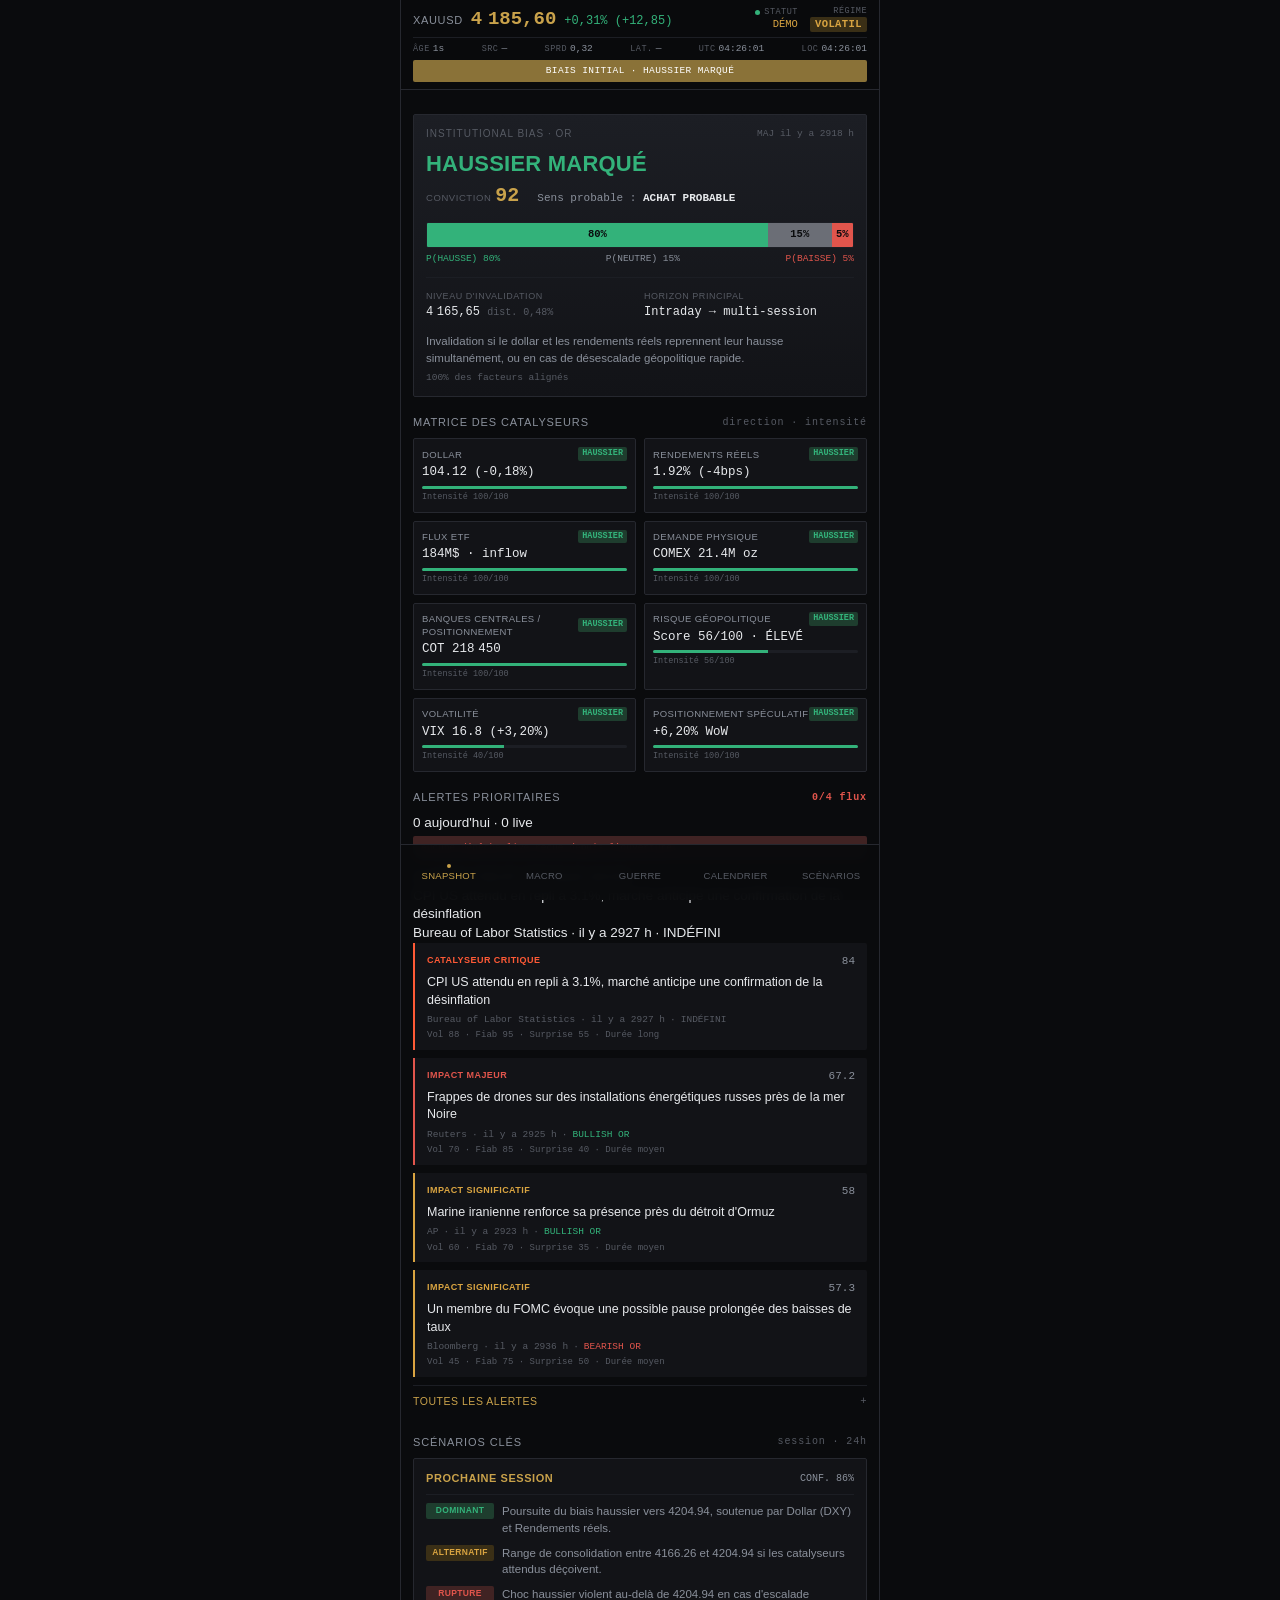
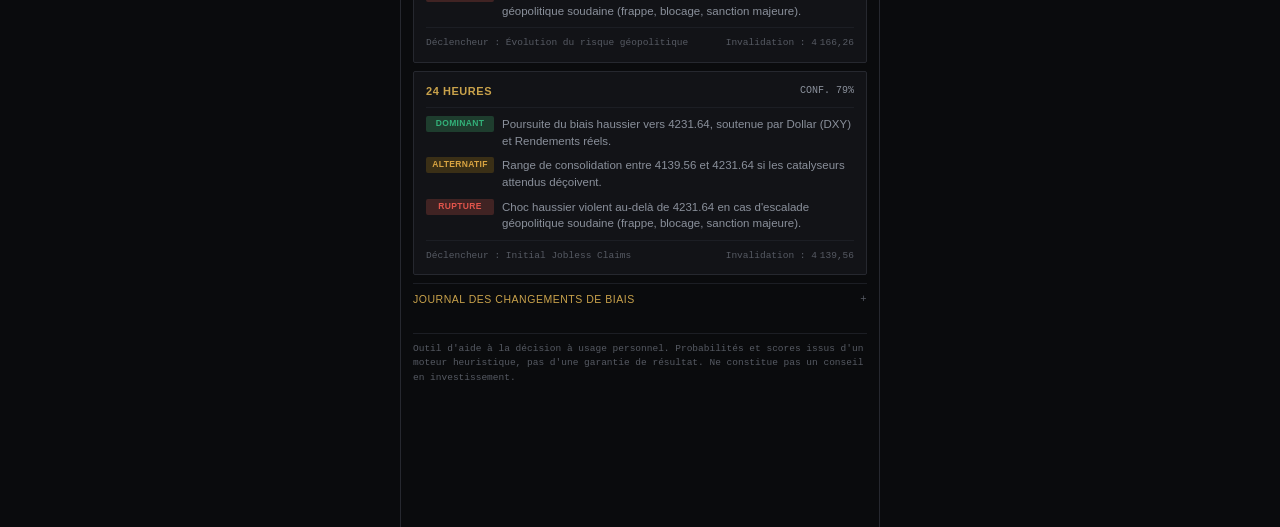
<file: index.html>
<!DOCTYPE html>
<html lang="fr">
<head>
<meta charset="UTF-8">
<meta name="viewport" content="width=device-width, initial-scale=1, viewport-fit=cover, maximum-scale=1">
<meta name="theme-color" content="#0A0B0D">
<meta name="description" content="Gold Compass — terminal institutionnel XAUUSD : biais, conviction, news gradées, risque géopolitique, scénarios.">
<title>GOLD COMPASS · XAUUSD</title>
<link rel="stylesheet" href="styles.css">
</head>
<body>

<div id="app-loading">CHARGEMENT DU TERMINAL…</div>

<div class="app-shell" id="app">

  <!-- ============ 1. HEADER FIXE ============ -->
  <header class="header-fixed">
    <div class="hdr-row hdr-row-main">
      <div class="hdr-left">
        <span class="hdr-symbol">XAUUSD</span>
        <span id="hdr-price">—</span>
        <span id="hdr-change" class="hdr-change flat">—</span>
      </div>
      <div class="hdr-right">
        <span id="hdr-status-block" role="button" tabindex="0" title="Toucher pour rafraîchir">
          <span class="k"><span id="live-dot" class="live-dot"></span>STATUT</span>
          <span id="hdr-status" class="hdr-status">—</span>
        </span>
        <span><span class="k">RÉGIME</span><span id="hdr-regime" class="hdr-regime">—</span></span>
      </div>
    </div>
    <div class="hdr-row hdr-row-sub">
      <span><span class="k">ÂGE</span><span id="hdr-age" class="hdr-age">—</span></span>
      <span><span class="k">SRC</span><span id="hdr-src" class="hdr-src">—</span></span>
      <span><span class="k">SPRD</span><span id="hdr-spread">—</span></span>
      <span><span class="k">LAT.</span><span id="hdr-latency">—</span></span>
      <span><span class="k">UTC</span><span id="hdr-utc">—</span></span>
      <span><span class="k">LOC</span><span id="hdr-local">—</span></span>
    </div>
    <div id="bias-change-flash" class="bias-change-flash" role="status" aria-live="polite"></div>
  </header>

  <!-- ============ CONTENU ============ -->
  <main class="content">

    <!-- ============ TAB : SNAPSHOT ============ -->
    <section class="tab-panel active" data-tab="snapshot">

      <!-- 2. BANDEAU INSTITUTIONAL BIAS -->
      <div class="bias-banner">
        <div class="bias-head">
          <span class="bias-eyebrow">Institutional Bias · Or</span>
          <span class="bias-updated-wrap">MAJ <span id="bias-updated">—</span></span>
        </div>
        <div id="bias-label" class="bias-label">—</div>
        <div class="bias-row2">
          <span class="bias-conviction"><span class="bias-conviction-k">CONVICTION</span><span id="bias-conviction-value">—</span></span>
          <span class="bias-direction-wrap">Sens probable : <span id="bias-direction">—</span></span>
        </div>

        <div class="prob-bar" id="prob-bar"></div>
        <div class="prob-labels" id="prob-labels"></div>

        <div class="bias-detail-grid">
          <div class="bias-detail-item">
            <div class="k">Niveau d'invalidation</div>
            <div class="v"><span id="bias-invalidation">—</span> <span id="bias-invalidation-pct" class="v-sub"></span></div>
          </div>
          <div class="bias-detail-item">
            <div class="k">Horizon principal</div>
            <div class="v">Intraday → multi-session</div>
          </div>
        </div>

        <p class="bias-alt" id="bias-alt">—</p>
        <div class="bias-agreement" id="bias-agreement">—</div>
      </div>

      <!-- 3. MATRICE DES CATALYSEURS -->
      <div class="section-title">Matrice des catalyseurs <span class="section-sub">direction · intensité</span></div>
      <div class="catalyst-grid" id="catalyst-grid"></div>

      <!-- 4. FIL D'ALERTES PRIORISÉ -->
      <div class="section-title">Alertes prioritaires <span class="section-sub" id="news-sources">—</span></div>
      <div class="news-counter" id="news-counter">—</div>
      <div class="feed-error-line hidden" id="news-error"></div>
      <div id="news-alert"></div>
      <div id="news-feed-snapshot"></div>
      <details class="accordion">
        <summary>Toutes les alertes</summary>
        <div id="news-feed-full" style="margin-top:var(--gap-s);"></div>
      </details>

      <!-- 5. SCÉNARIOS (aperçu) -->
      <div class="section-title">Scénarios clés <span class="section-sub">session · 24h</span></div>
      <div id="scenario-cards-snapshot"></div>

      <!-- JOURNAL D'AUDIT DES BIAIS -->
      <details class="accordion">
        <summary>Journal des changements de biais</summary>
        <div id="bias-history" class="bias-history"></div>
      </details>

      <p class="disclaimer">Outil d'aide à la décision à usage personnel. Probabilités et scores issus d'un moteur heuristique, pas d'une garantie de résultat. Ne constitue pas un conseil en investissement.</p>
    </section>

    <!-- ============ TAB : MACRO ============ -->
    <section class="tab-panel" data-tab="macro">
      <div class="section-title">Macro & marchés <span class="section-sub" id="macro-live-count">—</span></div>
      <div id="macro-list"></div>
      <p class="macro-legend">
        <i class="macro-live-dot"></i> flux live (Yahoo, ~45s) &nbsp;·&nbsp;
        <i class="macro-static-dot"></i> série statique issue de data.json
      </p>
    </section>

    <!-- ============ TAB : GUERRE ============ -->
    <section class="tab-panel" data-tab="guerre">
      <div class="section-title">Global Risk Score</div>
      <div class="risk-summary">
        <div class="risk-score-block">
          <div><span id="risk-score-value">—</span><span class="risk-score-max">/100</span></div>
          <div id="risk-score-level" class="risk-level">—</div>
        </div>
        <div class="risk-trend-list">
          <div class="risk-trend-row"><span class="k">Zones en escalade</span><span id="risk-escalating">—</span></div>
          <div class="risk-trend-row"><span class="k">Zones stables</span><span id="risk-stable">—</span></div>
          <div class="risk-trend-row"><span class="k">Zones en désescalade</span><span id="risk-deescalating">—</span></div>
        </div>
      </div>

      <div class="section-title">Safe Haven Engine <span class="section-sub">demande refuge / risk-off</span></div>
      <div class="haven-grid" id="haven-grid"></div>

      <div class="section-title">Zones de tension <span class="section-sub" id="geo-live-count">—</span></div>
      <div class="feed-error-line hidden" id="geo-error"></div>
      <div id="geo-zones"></div>

      <details class="accordion" id="diag-block">
        <summary>Diagnostic technique <span class="cal-past-count" id="diag-count">—</span></summary>
        <div id="diag-log" class="diag-log"></div>
      </details>
    </section>

    <!-- ============ TAB : CALENDRIER ============ -->
    <section class="tab-panel" data-tab="calendrier">
      <div class="section-title">Calendrier macro <span class="section-sub" id="cal-counter">—</span></div>
      <div id="cal-alert"></div>
      <div class="cal-group-title">À venir <span class="cal-src" id="cal-source">—</span></div>
      <div id="cal-upcoming"></div>
      <details class="accordion">
        <summary>Déjà publié <span class="cal-past-count" id="cal-past-count">—</span></summary>
        <div id="cal-past" style="margin-top:var(--gap-s);"></div>
      </details>
      <p class="cal-legend">
        Score d'impact spécifique à l'or (0–100), pas l'importance générique de marché.
        Heures affichées en local puis UTC.
      </p>
    </section>

    <!-- ============ TAB : SCÉNARIOS ============ -->
    <section class="tab-panel" data-tab="scenarios">
      <div class="section-title">Scénarios par horizon <span class="section-sub" id="scenario-calib">—</span></div>
      <div id="scenario-cards-full"></div>
      <p class="cal-legend">
        Amplitudes calibrées chaque jour sur l'amplitude quotidienne réellement
        observée (moyenne des 14 dernières séances), pas sur des pourcentages figés.
      </p>
    </section>

  </main>

  <!-- ============ 6. FOOTER FIXE — NAVIGATION ============ -->
  <nav class="footer-nav">
    <button class="nav-btn active" data-tab="snapshot"><span class="nav-dot"></span>Snapshot</button>
    <button class="nav-btn" data-tab="macro"><span class="nav-dot"></span>Macro</button>
    <button class="nav-btn" data-tab="guerre"><span class="nav-dot"></span>Guerre</button>
    <button class="nav-btn" data-tab="calendrier"><span class="nav-dot"></span>Calendrier</button>
    <button class="nav-btn" data-tab="scenarios"><span class="nav-dot"></span>Scénarios</button>
  </nav>

</div>

<script src="app.js"></script>
</body>
</html>
</file>
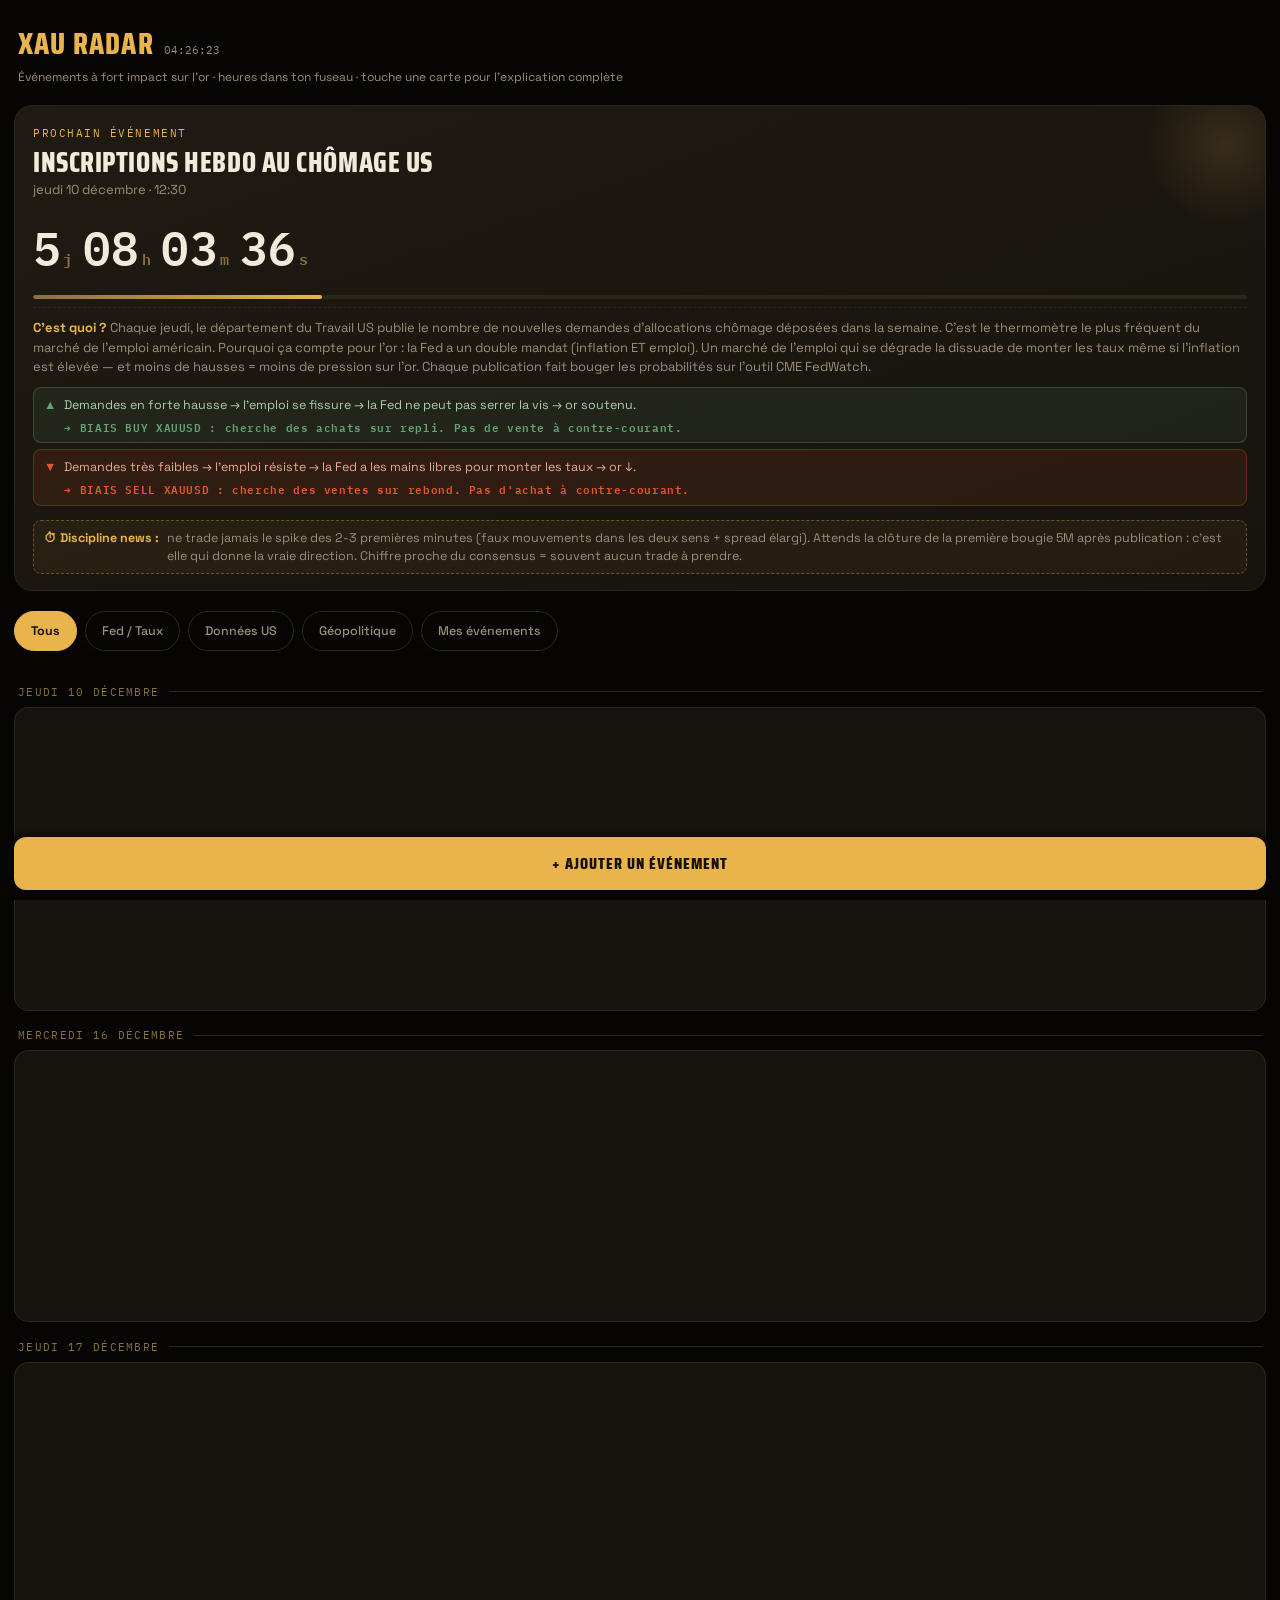
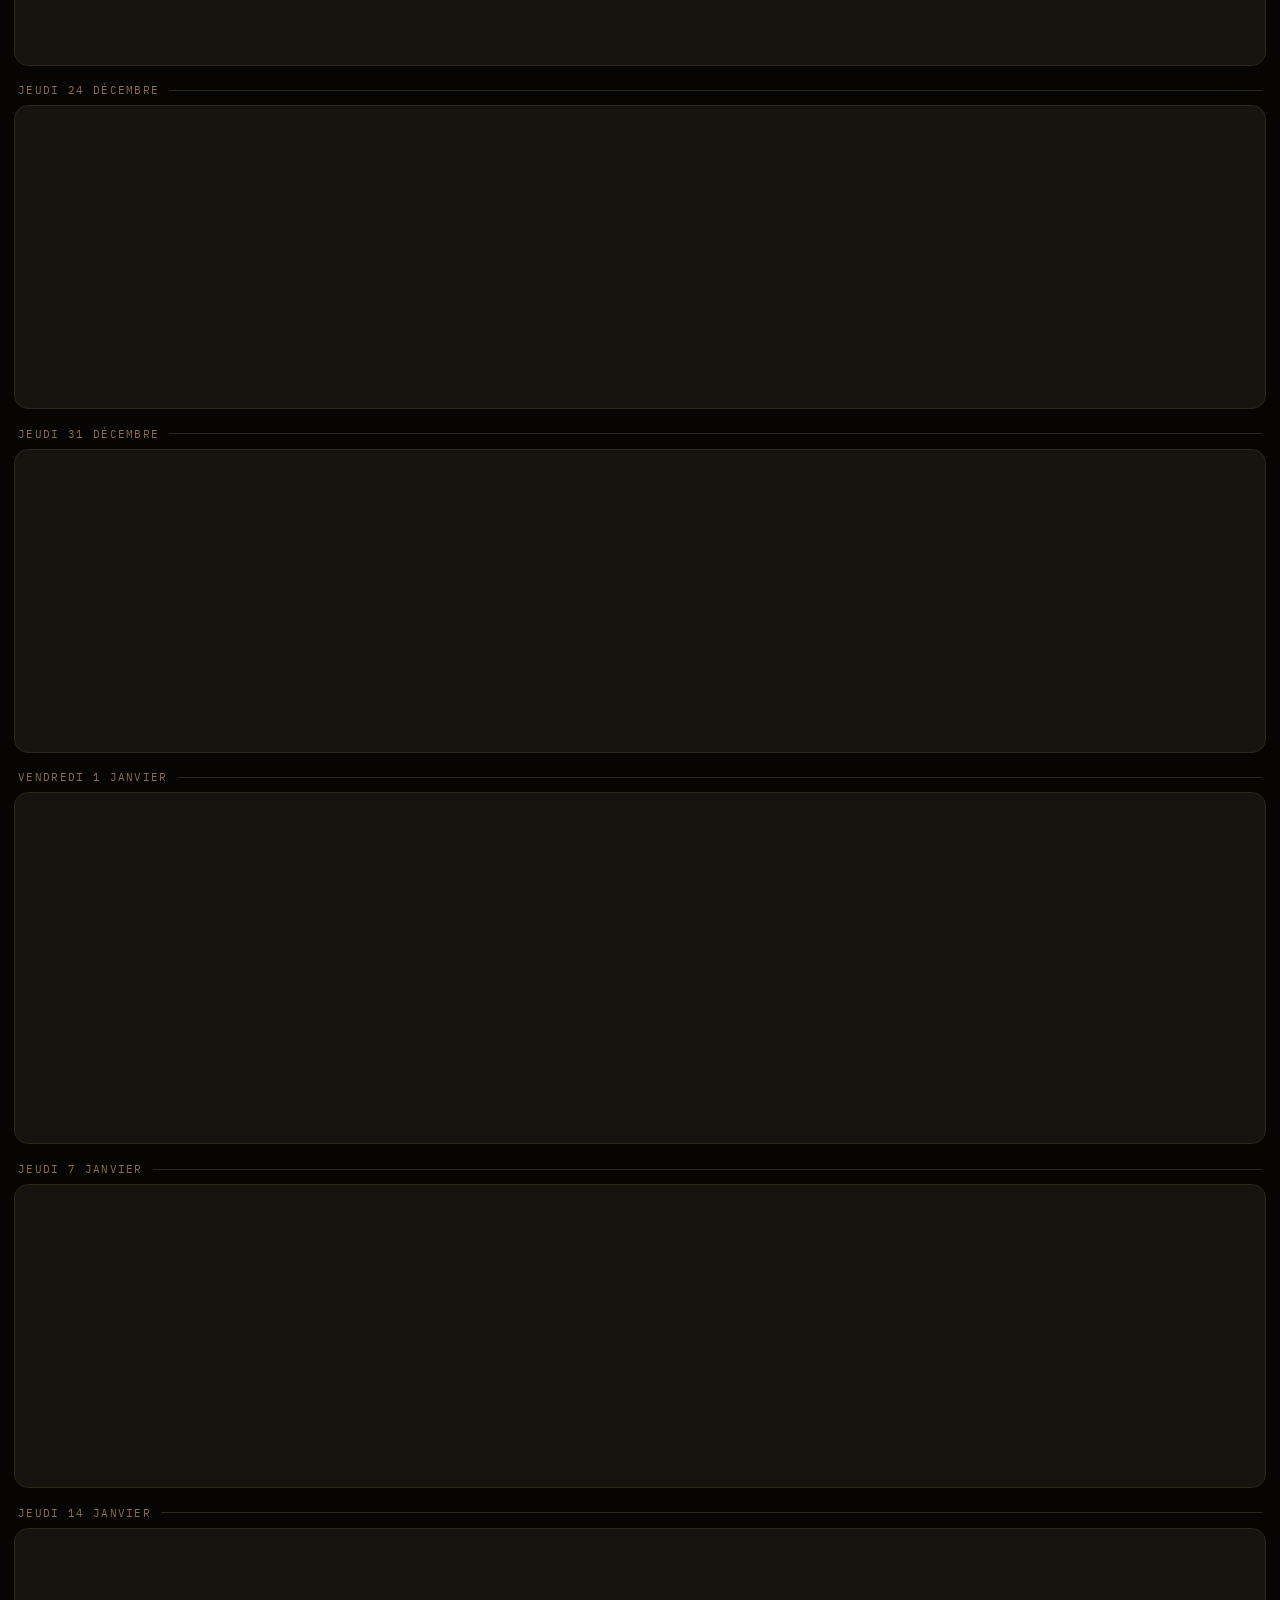
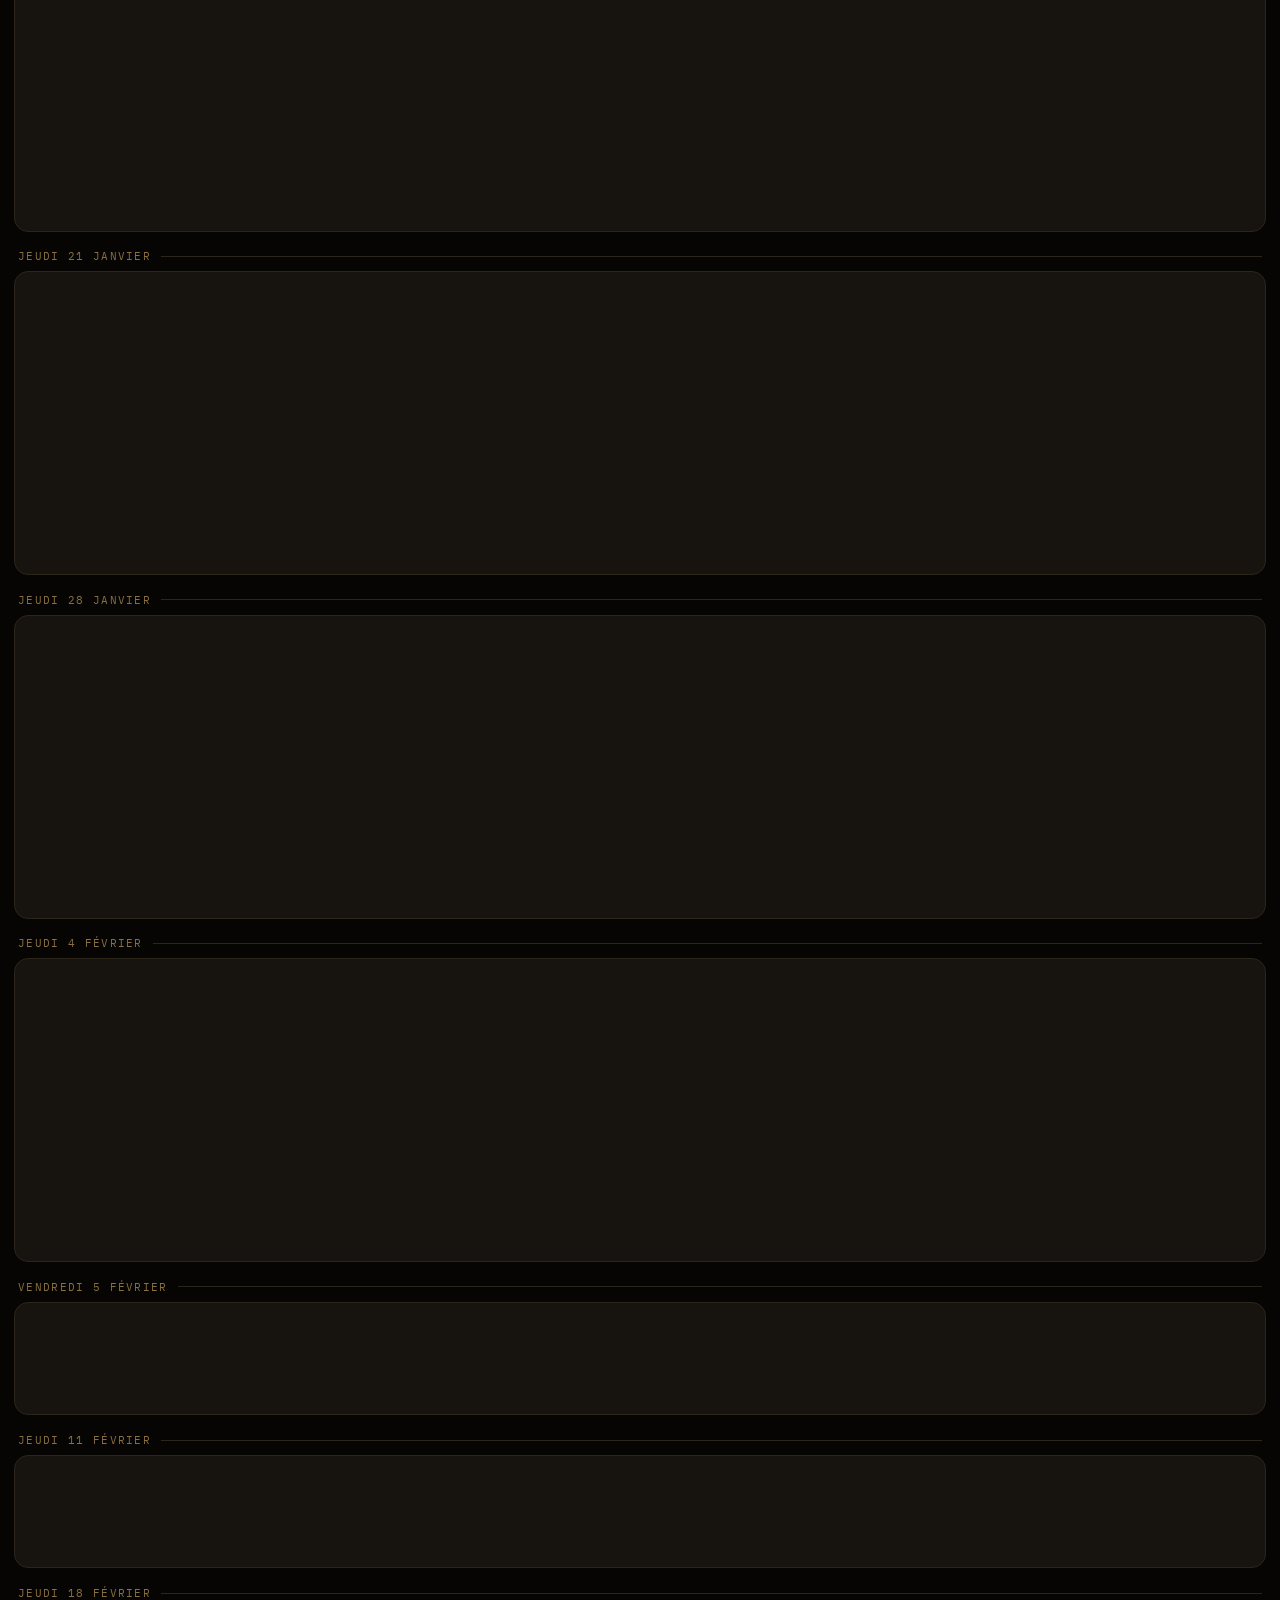
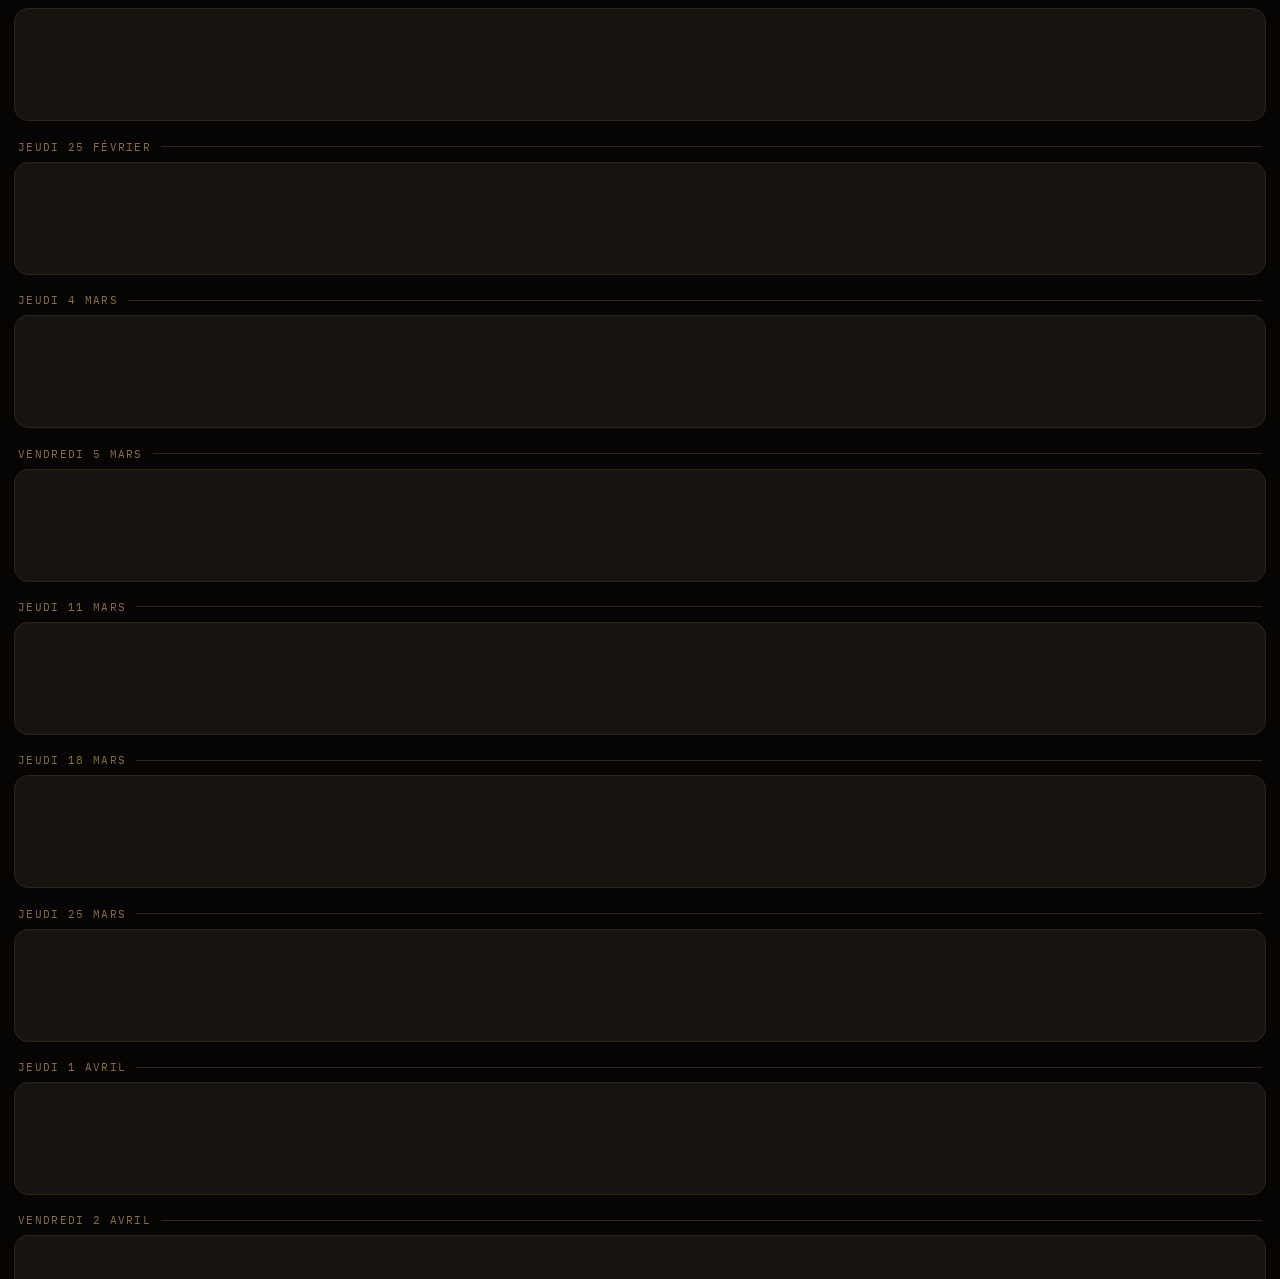
<file: gold-events-dashboard_1.html>
<!DOCTYPE html>
<html lang="fr">
<head>
<meta charset="UTF-8">
<meta name="viewport" content="width=device-width, initial-scale=1.0, viewport-fit=cover">
<meta name="theme-color" content="#060504">
<meta name="apple-mobile-web-app-capable" content="yes">
<meta name="apple-mobile-web-app-status-bar-style" content="black-translucent">
<title>XAU Radar — Événements Gold</title>
<link rel="icon" type="image/png" sizes="192x192" href="[data-uri]">
<link rel="apple-touch-icon" sizes="180x180" href="[data-uri]">
<meta name="apple-mobile-web-app-title" content="XAU Radar">
<link rel="manifest" href="[data-uri]">
<link rel="preconnect" href="https://fonts.googleapis.com">
<link rel="preconnect" href="https://fonts.gstatic.com" crossorigin>
<link href="https://fonts.googleapis.com/css2?family=Saira+Condensed:wght@600;800&family=Space+Grotesk:wght@400;500;700&family=IBM+Plex+Mono:wght@400;600&display=swap" rel="stylesheet">
<style>
  :root{
    --ink:#060504;
    --card:#17130E;
    --card2:#1F1A12;
    --line:#2C251A;
    --gold:#E9B44C;
    --gold-dim:#8A7040;
    --text:#F2EADA;
    --muted:#9A8E77;
    --bear:#E4572E;
    --bull:#63A375;
    --est:#7A6FB3;
  }
  *{margin:0;padding:0;box-sizing:border-box;-webkit-tap-highlight-color:transparent}
  html{overscroll-behavior-y:contain}
  html,body{background:var(--ink);color:var(--text);font-family:'Space Grotesk',sans-serif;min-height:100%;-webkit-font-smoothing:antialiased}
  button,.card,.chip{touch-action:manipulation;user-select:none;-webkit-user-select:none}
  @media (prefers-reduced-motion: reduce){*{animation:none!important;transition:none!important}}
  body{padding:env(safe-area-inset-top) 0 calc(env(safe-area-inset-bottom) + 90px) 0}

  header{padding:20px 18px 6px}
  .brand{display:flex;align-items:baseline;gap:10px}
  .brand h1{font-family:'Saira Condensed',sans-serif;font-weight:800;font-size:30px;letter-spacing:.04em;text-transform:uppercase;color:var(--gold)}
  .brand .tick{font-family:'IBM Plex Mono',monospace;font-size:11px;color:var(--muted)}
  .subtitle{font-size:12px;color:var(--muted);margin-top:2px}

  .hero{margin:14px 14px 10px;background:linear-gradient(160deg,var(--card2),var(--card));border:1px solid var(--line);border-radius:18px;padding:20px 18px 16px;position:relative;overflow:hidden}
  .hero::before{content:"";position:absolute;top:-40px;right:-40px;width:160px;height:160px;border-radius:50%;background:radial-gradient(circle,rgba(233,180,76,.14),transparent 70%)}
  .hero .eyebrow{font-family:'IBM Plex Mono',monospace;font-size:11px;letter-spacing:.14em;text-transform:uppercase;color:var(--gold)}
  .hero .ev-title{font-family:'Saira Condensed',sans-serif;font-weight:800;font-size:28px;line-height:1.05;margin:8px 0 4px;text-transform:uppercase;letter-spacing:.02em}
  .hero .ev-when{font-size:13px;color:var(--muted)}
  .hero .count{font-family:'IBM Plex Mono',monospace;font-weight:600;font-size:clamp(32px,11.5vw,46px);letter-spacing:.01em;margin:14px 0 4px;color:var(--text);font-variant-numeric:tabular-nums;display:flex;align-items:baseline;gap:2px;flex-wrap:wrap}
  .hero .count .unit{font-size:15px;color:var(--gold-dim);margin-right:8px}
  .hero .why{font-size:13px;color:var(--muted);line-height:1.5;border-top:1px dashed var(--line);padding-top:10px;margin-top:8px}
  .hero .why b{color:var(--gold)}
  .hero .scen{margin-top:10px}
  .progress{height:4px;background:var(--line);border-radius:2px;margin-top:14px;overflow:hidden}
  .progress i{display:block;height:100%;background:linear-gradient(90deg,var(--gold-dim),var(--gold));border-radius:2px;transition:width 1s linear}
  .live-now{animation:pulse 1.4s infinite}
  @keyframes pulse{0%,100%{opacity:1}50%{opacity:.45}}
  .verdict{margin-top:12px;border-radius:12px;padding:14px;border:1px solid var(--line)}
  .verdict .v-head{font-family:'Saira Condensed',sans-serif;font-weight:800;font-size:24px;line-height:1.1;letter-spacing:.02em;text-transform:uppercase;display:flex;align-items:center;gap:8px}
  .verdict .v-sub{font-size:12.5px;line-height:1.5;margin-top:6px;color:var(--text);opacity:.9}
  .verdict .v-meta{font-family:'IBM Plex Mono',monospace;font-size:10.5px;color:var(--muted);margin-top:8px;letter-spacing:.04em}
  .verdict.v-buy{background:rgba(99,163,117,.12);border-color:rgba(99,163,117,.5)}
  .verdict.v-buy .v-head{color:var(--bull)}
  .verdict.v-sell{background:rgba(228,87,46,.12);border-color:rgba(228,87,46,.5)}
  .verdict.v-sell .v-head{color:var(--bear)}
  .verdict.v-wait{background:rgba(233,180,76,.08);border-color:rgba(233,180,76,.4)}
  .verdict.v-wait .v-head{color:var(--warnc,#E9B44C)}
  .verdict.v-err{background:rgba(154,142,119,.08)}
  .verdict.v-err .v-head{color:var(--muted);font-size:18px}

  .filters{display:flex;gap:8px;overflow-x:auto;padding:10px 14px 8px;scrollbar-width:none;position:sticky;top:0;z-index:30;background:linear-gradient(var(--ink) 78%,transparent);-webkit-overflow-scrolling:touch}
  .filters::-webkit-scrollbar{display:none}
  .chip{flex:0 0 auto;font-size:12.5px;font-weight:500;padding:10px 16px;min-height:40px;border-radius:100px;border:1px solid var(--line);background:transparent;color:var(--muted);cursor:pointer;font-family:inherit}
  .chip.active{background:var(--gold);border-color:var(--gold);color:#161006;font-weight:700}

  .timeline{padding:8px 14px}
  .day-label{font-family:'IBM Plex Mono',monospace;font-size:11px;letter-spacing:.12em;text-transform:uppercase;color:var(--gold-dim);margin:18px 4px 8px;display:flex;align-items:center;gap:10px}
  .day-label::after{content:"";flex:1;height:1px;background:var(--line)}
  .card{background:var(--card);border:1px solid var(--line);border-radius:14px;padding:14px;margin-bottom:10px;position:relative;cursor:pointer;content-visibility:auto;contain-intrinsic-size:auto 110px}
  .card.imminent{border-color:var(--gold-dim);box-shadow:0 0 0 1px rgba(233,180,76,.25)}
  .card .head{display:grid;grid-template-columns:1fr auto;gap:4px 12px}
  .card .cat{font-family:'IBM Plex Mono',monospace;font-size:10px;letter-spacing:.1em;text-transform:uppercase;display:inline-flex;align-items:center;gap:6px;color:var(--muted)}
  .dot{width:7px;height:7px;border-radius:50%;display:inline-block}
  .dot.fed{background:var(--gold)}
  .dot.data{background:var(--bear)}
  .dot.geo{background:var(--est)}
  .dot.perso{background:var(--bull)}
  .card .t{font-weight:700;font-size:15.5px;line-height:1.25;margin-top:3px;grid-column:1}
  .card .meta{font-size:12px;color:var(--muted);margin-top:3px;grid-column:1}
  .card .cd{grid-column:2;grid-row:1/4;align-self:center;text-align:right;font-family:'IBM Plex Mono',monospace;font-variant-numeric:tabular-nums}
  .card .cd .big{font-size:17px;font-weight:600;color:var(--gold)}
  .card .cd .small{font-size:11px;color:var(--muted);margin-top:2px}
  .badge-est{font-size:9px;font-family:'IBM Plex Mono',monospace;letter-spacing:.08em;color:var(--est);border:1px solid var(--est);border-radius:4px;padding:1px 5px;margin-left:6px;vertical-align:middle}
  .expand-hint{font-family:'IBM Plex Mono',monospace;font-size:10px;color:var(--gold-dim);margin-top:8px;letter-spacing:.06em}

  /* Panneau de détail dépliable */
  .detail{display:none;margin-top:12px;padding-top:12px;border-top:1px dashed var(--line)}
  .card.open .detail{display:block}
  .card.open .expand-hint{display:none}
  .detail h4{font-family:'IBM Plex Mono',monospace;font-size:10px;letter-spacing:.14em;text-transform:uppercase;color:var(--gold);margin-bottom:5px}
  .detail p{font-size:13px;line-height:1.55;color:var(--text);opacity:.92;margin-bottom:12px}
  .scen{display:flex;flex-direction:column;gap:6px}
  .scen div{font-size:12.5px;line-height:1.45;padding:8px 10px;border-radius:8px;display:flex;gap:8px}
  .scen .up{background:rgba(99,163,117,.1);border:1px solid rgba(99,163,117,.3);color:#A9CDB4}
  .scen .down{background:rgba(228,87,46,.1);border:1px solid rgba(228,87,46,.3);color:#E8A891}
  .scen b{flex:0 0 auto}
  .scen .up b{color:var(--bull)}
  .scen .down b{color:var(--bear)}
  .scen .up .dir,.scen .down .dir{display:block;margin-top:5px;font-family:'IBM Plex Mono',monospace;font-size:10.5px;letter-spacing:.06em;font-weight:600}
  .scen .up .dir{color:var(--bull)} .scen .down .dir{color:var(--bear)}
  .trade-note{margin-top:8px;font-size:11.5px;line-height:1.5;color:var(--muted);background:rgba(233,180,76,.06);border:1px dashed rgba(233,180,76,.35);border-radius:8px;padding:8px 10px}
  .trade-note b{color:var(--gold)}
  /* Verdict de réaction post-news */
  .verdict{margin-top:12px;border-radius:12px;padding:12px 10px;text-align:center;display:none}
  .verdict.on{display:block}
  .verdict .vbig{font-family:'Saira Condensed',sans-serif;font-weight:800;font-size:30px;letter-spacing:.04em;line-height:1.05;text-transform:uppercase}
  .verdict.buy{background:rgba(99,163,117,.13);border:1px solid rgba(99,163,117,.5)}
  .verdict.buy .vbig{color:var(--bull)}
  .verdict.sell{background:rgba(228,87,46,.13);border:1px solid rgba(228,87,46,.5)}
  .verdict.sell .vbig{color:var(--bear)}
  .verdict.flat{background:rgba(233,180,76,.09);border:1px solid rgba(233,180,76,.4)}
  .verdict.flat .vbig{color:var(--gold)}
  .verdict.wait{background:var(--card2);border:1px dashed var(--line)}
  .verdict.wait .vbig{color:var(--muted);font-size:20px}
  .verdict .vsub{font-size:11.5px;color:var(--muted);margin-top:6px;font-family:'IBM Plex Mono',monospace;line-height:1.6}
  .verdict .vsub b{color:var(--text)}

  .del{position:absolute;top:0;right:0;background:none;border:none;color:var(--muted);font-size:18px;cursor:pointer;padding:14px;display:none;z-index:2}
  .card.perso .del{display:block}
  .empty{padding:40px 20px;text-align:center;color:var(--muted);font-size:14px;line-height:1.5}

  .watch{margin:6px 14px 8px;background:var(--card);border:1px solid var(--line);border-radius:14px;padding:14px}
  .watch h3{font-family:'IBM Plex Mono',monospace;font-size:11px;letter-spacing:.14em;text-transform:uppercase;color:var(--gold-dim);margin-bottom:10px}
  .watch ul{list-style:none}
  .watch li{font-size:13px;color:var(--muted);line-height:1.5;padding:6px 0;border-bottom:1px dashed var(--line);display:flex;gap:8px}
  .watch li:last-child{border:none;padding-bottom:0}
  .watch li::before{content:"◆";color:var(--gold);font-size:9px;line-height:2.1}
  .watch li b{color:var(--text);font-weight:600}

  .bottombar{position:fixed;left:0;right:0;bottom:0;padding:10px 14px calc(10px + env(safe-area-inset-bottom));background:linear-gradient(transparent,var(--ink) 30%);display:flex;gap:10px;z-index:40}
  .btn{flex:1;font-family:'Saira Condensed',sans-serif;font-weight:800;letter-spacing:.06em;text-transform:uppercase;font-size:16px;padding:14px;border-radius:12px;border:none;cursor:pointer}
  .btn.gold{background:var(--gold);color:#161006}
  .btn.ghost{background:var(--card2);color:var(--gold);border:1px solid var(--line);flex:0 0 auto;padding:14px 18px}

  .overlay{position:fixed;inset:0;background:rgba(6,5,3,.75);backdrop-filter:blur(3px);display:none;align-items:flex-end;z-index:50}
  .overlay.open{display:flex}
  .sheet{background:var(--card2);border-top:1px solid var(--line);border-radius:20px 20px 0 0;width:100%;padding:14px 18px calc(24px + env(safe-area-inset-bottom));animation:slideup .22s cubic-bezier(.2,.8,.3,1)}
  @keyframes slideup{from{transform:translateY(40px);opacity:.6}to{transform:translateY(0);opacity:1}}
  .handle{width:44px;height:5px;border-radius:3px;background:var(--line);margin:0 auto 14px}
  .sheet h2{font-family:'Saira Condensed',sans-serif;font-weight:800;text-transform:uppercase;font-size:22px;color:var(--gold);margin-bottom:14px}
  .sheet label{display:block;font-size:12px;color:var(--muted);margin:12px 0 5px;letter-spacing:.04em}
  .sheet input,.sheet select,.sheet textarea{width:100%;background:var(--ink);border:1px solid var(--line);border-radius:10px;color:var(--text);font-family:inherit;font-size:15px;padding:12px;color-scheme:dark}
  .sheet textarea{resize:none;height:64px}
  .sheet .row{display:flex;gap:10px}
  .sheet .row>*{flex:1}
  .sheet .actions{display:flex;gap:10px;margin-top:18px}
  .toast{position:fixed;left:50%;transform:translateX(-50%);bottom:110px;background:var(--gold);color:#161006;font-weight:700;font-size:13px;padding:10px 18px;border-radius:100px;opacity:0;transition:opacity .3s;pointer-events:none;z-index:60}
  .toast.show{opacity:1}
</style>
</head>
<body>

<header>
  <div class="brand"><h1>XAU Radar</h1><span class="tick" id="clock">--:--:--</span></div>
  <div class="subtitle">Événements à fort impact sur l'or · heures dans ton fuseau · touche une carte pour l'explication complète</div>
</header>

<section class="hero" id="hero">
  <div class="eyebrow" id="hero-eyebrow">Prochain événement</div>
  <div class="ev-title" id="hero-title">Chargement…</div>
  <div class="ev-when" id="hero-when"></div>
  <div class="count" id="hero-count"></div>
  <div class="verdict" id="hero-verdict"></div>
  <div class="verdict" id="verdict" style="display:none"></div>
  <div class="progress"><i id="hero-bar" style="width:0%"></i></div>
  <div class="why" id="hero-why"></div>
  <div class="scen" id="hero-scen"></div>
</section>

<div class="filters" id="filters">
  <button class="chip active" data-f="all">Tous</button>
  <button class="chip" data-f="fed">Fed / Taux</button>
  <button class="chip" data-f="data">Données US</button>
  <button class="chip" data-f="geo">Géopolitique</button>
  <button class="chip" data-f="perso">Mes événements</button>
</div>

<main class="timeline" id="timeline"></main>

<section class="watch">
  <h3>Flux de fond à surveiller (non datés)</h3>
  <ul>
    <li><b>Accord USA-Iran / détroit d'Ormuz</b> — l'Iran bloquait le détroit depuis février, faisant grimper l'énergie et l'inflation. Un accord définitif réduit la prime de risque de l'or ; une rupture la fait exploser.</li>
    <li><b>Flux ETF or (World Gold Council)</b> — ~298 tonnes de positions ETF sont en perte latente : ces détenteurs vendent sur chaque rebond, ce qui plafonne les remontées. Un retournement des flux serait un signal haussier fort.</li>
    <li><b>DXY & rendement 10 ans US</b> — le couple dollar / taux réels est le moteur directionnel n°1 de XAUUSD. 10 ans à 4,5% = vent de face pour l'or.</li>
    <li><b>Achats des banques centrales (Chine)</b> — la PBoC accélère ses achats (317 t importées au T1) pour réduire sa dépendance au dollar : c'est le plancher structurel du prix.</li>
    <li><b>Neckline ~4 200 $ (hebdo)</b> — une clôture hebdomadaire confirmée sous ce niveau valide le pattern tête-épaules et ouvre un objectif technique vers 2 575-2 750 $.</li>
  </ul>
</section>

<div class="bottombar">
  <button class="btn gold" id="btn-add">+ Ajouter un événement</button>
</div>

<div class="overlay" id="overlay">
  <div class="sheet">
    <div class="handle"></div>
    <h2>Nouvel événement</h2>
    <label>Titre</label>
    <input id="f-title" placeholder="Ex : Discours de Warsh" maxlength="80">
    <div class="row">
      <div><label>Date</label><input id="f-date" type="date"></div>
      <div><label>Heure (locale)</label><input id="f-time" type="time" value="14:30"></div>
    </div>
    <label>Pourquoi c'est important pour l'or ?</label>
    <textarea id="f-why" placeholder="Impact attendu…" maxlength="200"></textarea>
    <div class="actions">
      <button class="btn ghost" id="btn-cancel">Annuler</button>
      <button class="btn gold" id="btn-save">Enregistrer</button>
    </div>
  </div>
</div>

<div class="toast" id="toast"></div>

<script>
/* =========================================================
   XAU RADAR — calendrier des événements à fort impact or
   Heures stockées en UTC, affichées en heure locale device.
   Chaque événement : 
   - why    : résumé 1 ligne (toujours visible)
   - desc   : c'est quoi cette news, qui la publie, comment ça marche
   - up     : scénario haussier pour l'or
   - down   : scénario baissier pour l'or
========================================================= */

const FIXED_EVENTS = [
  // ---- Juillet 2026 ----
  {id:"fomc-min-0708", utc:"2026-07-08T18:00:00Z", cat:"fed",  title:"Minutes du FOMC (réunion de juin)",
   why:"Révèle la conviction derrière le vote 9-9 sur une hausse des taux.",
   desc:"Le FOMC (Federal Open Market Committee) est le comité de la banque centrale américaine (Fed) qui fixe les taux d'intérêt. Trois semaines après chaque réunion, la Fed publie les « minutes » : le compte-rendu détaillé des débats internes — qui voulait monter les taux, qui voulait attendre, et avec quels arguments. La réunion de juin s'est soldée par un vote partagé 9-9 sur une hausse en 2026, et le président Kevin Warsh n'a soumis aucune projection (une première depuis 2012). Le marché cherche donc à savoir à quel point la faction favorable à une hausse en septembre est déterminée. Comme l'or ne verse aucun intérêt, tout ce qui rend les taux plus attractifs le pénalise : c'est le mécanisme des taux réels.",
   up:"Ton accommodant (dovish), doutes sur la nécessité d'une hausse → les rendements obligataires baissent → détenir de l'or coûte moins cher → rebond.",
   down:"Ton ferme (hawkish), inflation jugée trop élevée → les paris de hausse en septembre remontent → taux réels ↑, dollar ↑ → l'or chute."},

  {id:"cpi-0714", utc:"2026-07-14T12:30:00Z", cat:"data", title:"CPI juin — Inflation US",
   why:"La mesure d'inflation de référence : elle dicte les décisions de la Fed.",
   desc:"Le CPI (Consumer Price Index) est l'indice des prix à la consommation américain, publié chaque mois par le Bureau of Labor Statistics. Il mesure combien les prix payés par les ménages (logement, énergie, alimentation…) ont augmenté sur un an. C'est LA donnée qui guide la Fed : son mandat est de ramener l'inflation vers 2%, or elle était à 4,2% en juin (poussée par les prix de l'énergie liés au blocage du détroit d'Ormuz). Paradoxe important : l'or est en théorie une protection contre l'inflation, mais à court terme une inflation forte pousse la Fed à monter ses taux — et ça, c'est négatif pour l'or. C'est donc la réaction de la Fed, pas l'inflation elle-même, qui domine.",
   up:"Chiffre inférieur aux attentes → l'inflation décélère → moins de raisons de monter les taux → dollar ↓, or ↑.",
   down:"Chiffre supérieur aux attentes → la Fed est poussée à agir → probabilité de hausse en septembre ↑ → or ↓, souvent violemment dans les minutes qui suivent."},

  {id:"ppi-0715", utc:"2026-07-15T12:30:00Z", cat:"data", title:"PPI juin — Prix à la production US",
   why:"Indicateur avancé du CPI : l'inflation de demain se lit dans les prix d'usine d'aujourd'hui.",
   desc:"Le PPI (Producer Price Index) mesure l'évolution des prix à la sortie des usines et des producteurs américains — avant que ces hausses ne soient répercutées sur les consommateurs. C'est un indicateur avancé : si les producteurs paient plus cher leurs intrants, les prix consommateurs (CPI) montent généralement dans les mois suivants. Publié le lendemain du CPI ce mois-ci, il confirme ou nuance le signal d'inflation. Son impact sur l'or passe par le même canal : anticipations de taux de la Fed → taux réels → attractivité relative de l'or.",
   up:"PPI plus faible qu'attendu → les pressions inflationnistes en amont s'apaisent → moins de pression pour une hausse → or soutenu.",
   down:"PPI plus fort qu'attendu → l'inflation va persister → la Fed devra serrer la vis → or sous pression."},

  {id:"philly-0716", utc:"2026-07-16T12:30:00Z", cat:"data", title:"Philadelphia Fed Manufacturing Index",
   why:"Baromètre de l'activité industrielle : santé de l'économie = trajectoire des taux.",
   desc:"Enquête mensuelle menée par la Fed de Philadelphie auprès des industriels de sa région : nouvelles commandes, embauches, prix payés. Un chiffre au-dessus de 0 = expansion, en dessous = contraction. Ce n'est pas la donnée la plus lourde du calendrier, mais dans le contexte actuel (économie qui ralentit + inflation élevée), chaque indicateur d'activité fait bouger les probabilités de hausse de taux sur l'outil CME FedWatch — et donc l'or. La sous-composante « prix payés » est particulièrement surveillée car elle donne un signal d'inflation supplémentaire.",
   up:"Activité faible → l'économie ralentit → la Fed hésitera à monter les taux dans une économie fragile → or soutenu.",
   down:"Activité forte + prix payés en hausse → l'économie encaisse bien, la Fed a les mains libres pour monter → or ↓."},

  {id:"umich-0717", utc:"2026-07-17T14:00:00Z", cat:"data", title:"Anticipations d'inflation — Univ. Michigan",
   why:"Ce que les ménages anticipent comme inflation entre directement dans le calcul des taux réels.",
   desc:"L'Université du Michigan sonde chaque mois des centaines de ménages américains : à combien estimez-vous l'inflation dans 1 an ? dans 5-10 ans ? Ces anticipations comptent énormément pour la Fed car une inflation « anticipée » a tendance à s'auto-réaliser (les salariés demandent des hausses, les entreprises montent leurs prix préventivement). Techniquement, le taux réel = taux nominal − inflation anticipée : cette donnée modifie donc directement la variable clé de l'or. Des anticipations qui dérapent forceraient la Fed à frapper fort.",
   up:"Anticipations en baisse → taux réels mécaniquement plus hauts à politique constante… mais surtout moins de pression pour des hausses futures → globalement neutre à positif pour l'or.",
   down:"Anticipations en forte hausse → la Fed doit restaurer sa crédibilité → hausses plus probables et plus agressives → or ↓."},

  {id:"fomc-0729", utc:"2026-07-29T18:00:00Z", cat:"fed", title:"Décision de taux de la Fed + conférence de presse",
   why:"Le comité divisé 9-9 tranche. Chaque mot de Warsh sur septembre fera bouger XAUUSD.",
   desc:"Huit fois par an, le FOMC se réunit et annonce sa décision sur le taux directeur — le taux auquel les banques se financent, qui sert de référence à tous les taux de l'économie. Il est actuellement à 3,50%-3,75%. Le marché n'attend pas de changement à cette réunion (probabilité de statu quo ~66%), donc l'essentiel se jouera dans le communiqué et la conférence de presse de Kevin Warsh 30 minutes après : tout indice sur septembre sera disséqué mot par mot. C'est typiquement un événement où l'or peut bouger de 1-2% en quelques minutes, avec de faux mouvements dans les deux sens avant que la direction ne se stabilise.",
   up:"Statu quo + ton prudent sur les hausses futures (référence au marché de l'emploi qui faiblit : 57k emplois créés en juin vs 110k attendus) → soulagement → or ↑.",
   down:"Statu quo mais ton offensif, ou pire une hausse surprise → le marché reprice toute la courbe des taux → or ↓ brutalement."},

  // ---- Août 2026 ----
  {id:"cpi-0812", utc:"2026-08-12T12:30:00Z", cat:"data", title:"CPI juillet — Inflation US", est:true,
   why:"Dernier CPI avant Jackson Hole : pivot pour les probabilités de hausse de septembre.",
   desc:"Même mécanique que le CPI de juillet (voir cette fiche), mais avec un enjeu de calendrier : c'est la dernière grande donnée d'inflation avant le symposium de Jackson Hole et l'avant-dernière avant la décision de septembre. Si l'accord USA-Iran tient et que les prix de l'énergie continuent de refluer (l'OPEP+ augmente sa production), ce CPI pourrait montrer la première vraie décélération — ce qui changerait tout le scénario de taux du second semestre.",
   up:"Décélération confirmée de l'inflation → la hausse de septembre devient improbable → or ↑.",
   down:"Inflation toujours au-dessus de 4% → la hausse de septembre devient quasi certaine → or ↓."},

  {id:"jackson-0820", utc:"2026-08-20T14:00:00Z", cat:"fed", title:"Symposium de Jackson Hole (20-22 août)", est:true,
   why:"Le discours du président de la Fed le plus attendu de l'année, historiquement très volatil pour l'or.",
   desc:"Chaque fin août, la Fed de Kansas City réunit à Jackson Hole (Wyoming) les banquiers centraux du monde entier. Le moment clé : le discours du président de la Fed, traditionnellement utilisé pour annoncer les grandes orientations de politique monétaire (Powell y avait annoncé le tournant restrictif de 2022, qui avait fait chuter tous les actifs). Ce sera l'occasion pour Kevin Warsh — qui refuse jusqu'ici de donner des projections — de clarifier enfin sa doctrine. Un discours de Jackson Hole peut faire bouger l'or de plusieurs pourcents et fixer sa tendance pour des semaines.",
   up:"Warsh privilégie l'emploi qui se dégrade et minimise l'urgence inflationniste → détente des taux longs → or ↑.",
   down:"Warsh érige la lutte contre l'inflation en priorité absolue → le marché price des hausses en série → or ↓."},

  // ---- Septembre 2026 ----
  {id:"cpi-0911", utc:"2026-09-11T12:30:00Z", cat:"data", title:"CPI août — Inflation US", est:true,
   why:"Dernière donnée d'inflation avant la décision de septembre : le juge de paix.",
   desc:"Publié cinq jours avant la décision de la Fed de septembre, ce CPI est le dernier élément que le comité aura en main pour trancher la question qui divise le marché depuis des mois (hausse ou pas). Les traders ajusteront massivement leurs positions sur l'or dans les heures qui suivent : c'est typiquement une séance où le volume explose et où les niveaux techniques cèdent facilement.",
   up:"Inflation en décélération nette → la Fed peut rester en pause → l'or récupère de la prime.",
   down:"Inflation qui réaccélère → hausse de septembre verrouillée, débat ouvert sur une suivante → or ↓."},

  {id:"fomc-0916", utc:"2026-09-16T18:00:00Z", cat:"fed", title:"Décision Fed septembre + dot plot (FOMC 15-16)",
   why:"LA décision que le marché price à ~50-55%. Le moment de vérité du second semestre.",
   desc:"C'est la réunion autour de laquelle tourne tout le marché de l'or depuis des mois. Le marché estime à environ 50-55% la probabilité d'une hausse de 0,25 point. Cette réunion s'accompagne du « dot plot » : le graphique où chaque membre du comité place anonymement sa projection de taux pour les années à venir — c'est la boussole des taux futurs. Rappel du mécanisme central : une hausse des taux augmente le rendement des placements sans risque (obligations), ce qui rend l'or — qui ne rapporte rien — comparativement moins attractif. Une probabilité à ~50% signifie que la moitié du marché sera surprise quoi qu'il arrive : gros mouvement garanti.",
   up:"Pas de hausse + dot plot rassurant → tout le positionnement vendeur se débouche → rebond potentiellement puissant de l'or.",
   down:"Hausse de 25 pb (voire 50 pb) + dots qui pointent plus haut → taux réels ↑ → l'or peut casser ses supports et accélérer vers le bas."},

  // ---- Octobre 2026 ----
  {id:"cpi-1013", utc:"2026-10-13T12:30:00Z", cat:"data", title:"CPI septembre — Inflation US", est:true,
   why:"Alimente le débat sur une éventuelle deuxième hausse avant fin d'année.",
   desc:"Après la décision de septembre, la question deviendra : était-ce un geste isolé ou le début d'un cycle ? Ce CPI donnera la première réponse. Un cycle de hausses en série serait le scénario le plus baissier pour l'or (comme en 2022, où l'or avait perdu ~20% pendant la phase de resserrement) ; une hausse isolée « one and done » serait bien mieux absorbée.",
   up:"Inflation qui reflue → pas de deuxième hausse → l'or se stabilise et reconstruit une base.",
   down:"Inflation persistante → le marché price un cycle de hausses → poursuite de la tendance baissière."},

  // ---- Novembre 2026 ----
  {id:"midterms-1103", utc:"2026-11-03T23:00:00Z", cat:"geo", title:"Élections de mi-mandat US",
   why:"Incertitude politique = demande de couverture sur l'or.",
   desc:"À mi-parcours du mandat présidentiel, les Américains renouvellent toute la Chambre des représentants et un tiers du Sénat. Scrutin serré : les démocrates sont positionnés pour reprendre la Chambre, le Sénat pourrait rester républicain. Pour l'or, le lien passe par l'incertitude : un Congrès divisé = blocages budgétaires possibles, bras de fer sur le plafond de la dette, politique commerciale imprévisible. Historiquement, la demande de pièces et lingots aux US augmente sous contrôle démocrate, et toute période de forte incertitude politique nourrit la demande de valeur refuge.",
   up:"Résultat contesté, Congrès bloqué, tensions institutionnelles → prime d'incertitude → or ↑.",
   down:"Résultat net et sans surprise → l'incertitude retombe → effet limité, voire léger reflux de la prime refuge."},

  {id:"fomc-1105", utc:"2026-11-05T19:00:00Z", cat:"fed", title:"Décision Fed novembre", est:true,
   why:"Réunion post-élections : lecture croisée politique monétaire / nouveau paysage politique.",
   desc:"Réunion délicate : deux jours après les élections, la Fed devra décider dans un climat politique potentiellement tendu — d'autant que la Maison Blanche réclame publiquement des baisses de taux alors que le comité débat de hausses. Toute perception d'une Fed sous influence politique éroderait la confiance dans le dollar… ce qui, ironiquement, serait favorable à l'or, dont l'un des rôles est justement de couvrir le risque de crédibilité monétaire.",
   up:"Fed perçue comme sous pression politique, ou pause confirmée → doute sur le dollar → or ↑.",
   down:"Hausse assumée malgré la pression → crédibilité anti-inflation renforcée → taux réels ↑ → or ↓."},

  // ---- Décembre 2026 ----
  {id:"fomc-1216", utc:"2026-12-16T19:00:00Z", cat:"fed", title:"Décision Fed décembre + projections", est:true,
   why:"Dernier dot plot de l'année : trace la trajectoire des taux 2027.",
   desc:"Dernière réunion de l'année, accompagnée des projections économiques complètes (croissance, chômage, inflation) et du dot plot pour 2027. C'est elle qui fixera le récit macro avec lequel l'or entamera 2027 : si les dots pointent vers des taux durablement élevés, le vent de face persiste ; s'ils esquissent des baisses pour 2027, l'or peut reconstruire une tendance haussière (les grandes banques restent constructives à moyen terme : JPMorgan vise 4 500 $ au T4, Goldman Sachs 4 900 $ fin d'année).",
   up:"Dots 2027 orientés vers des baisses de taux → taux réels appelés à refluer → or ↑.",
   down:"Dots « higher for longer » → coût d'opportunité durablement élevé → l'or reste sous pression."}
];

/* --- Événements récurrents auto-générés (renouvellement permanent) --- */
const CLAIMS_DETAIL = {
  desc:"Chaque jeudi, le département du Travail US publie le nombre de nouvelles demandes d'allocations chômage déposées dans la semaine. C'est le thermomètre le plus fréquent du marché de l'emploi américain. Pourquoi ça compte pour l'or : la Fed a un double mandat (inflation ET emploi). Un marché de l'emploi qui se dégrade la dissuade de monter les taux même si l'inflation est élevée — et moins de hausses = moins de pression sur l'or. Chaque publication fait bouger les probabilités sur l'outil CME FedWatch.",
  up:"Demandes en forte hausse → l'emploi se fissure → la Fed ne peut pas serrer la vis → or soutenu.",
  down:"Demandes très faibles → l'emploi résiste → la Fed a les mains libres pour monter les taux → or ↓."
};
const NFP_DETAIL = {
  desc:"Le NFP (Non-Farm Payrolls) est LE rapport emploi du mois : nombre d'emplois créés hors secteur agricole, taux de chômage et croissance des salaires, publiés le premier vendredi du mois à 8h30 heure de New York. C'est historiquement la donnée qui provoque les plus gros mouvements sur l'or — plusieurs dizaines de dollars en quelques minutes. Exemple récent : les 57 000 emplois de juin (vs 110 000 attendus) ont fait chuter les paris de hausse de la Fed de 66% à ~50% et soutenu l'or. La composante salaires est aussi scrutée : des salaires qui accélèrent = inflation future.",
  up:"Créations d'emplois faibles, chômage en hausse → économie qui cale → hausses de taux écartées → or ↑.",
  down:"Créations massives + salaires en hausse → économie en surchauffe → la Fed doit monter → or ↓ violemment."
};

function generateRecurring(){
  const out = [];
  const now = new Date();
  let d = new Date(now); 
  d.setUTCHours(12,30,0,0);
  while (d.getUTCDay() !== 4 || d < now) d.setUTCDate(d.getUTCDate()+1);
  for (let i=0;i<26;i++){
    const dt = new Date(d); dt.setUTCDate(d.getUTCDate()+i*7);
    out.push({id:"claims-"+dt.toISOString().slice(0,10), utc:dt.toISOString(), cat:"data",
      title:"Inscriptions hebdo au chômage US",
      why:"Le thermomètre hebdomadaire de l'emploi US → probabilités de taux → or.",
      desc:CLAIMS_DETAIL.desc, up:CLAIMS_DETAIL.up, down:CLAIMS_DETAIL.down});
  }
  for (let m=0;m<7;m++){
    const first = new Date(Date.UTC(now.getUTCFullYear(), now.getUTCMonth()+m, 1, 12, 30));
    while (first.getUTCDay()!==5) first.setUTCDate(first.getUTCDate()+1);
    if (first > now){
      out.push({id:"nfp-"+first.toISOString().slice(0,10), utc:first.toISOString(), cat:"data",
        title:"NFP — Emploi non agricole US",
        why:"Le rapport le plus market-moving du mois pour l'or.",
        desc:NFP_DETAIL.desc, up:NFP_DETAIL.up, down:NFP_DETAIL.down});
    }
  }
  return out;
}

/* --- Persistance des événements perso --- */
let customEvents = [];
/* Stockage hybride : API artifacts si présente (Claude), sinon localStorage (GitHub Pages) */
const store = {
  async get(k){
    if (window.storage){ try{ const r = await window.storage.get(k); return r ? r.value : null; }catch(e){ return null; } }
    try{ return localStorage.getItem(k); }catch(e){ return null; }
  },
  async set(k, v){
    if (window.storage){ try{ await window.storage.set(k, v); return true; }catch(e){} }
    try{ localStorage.setItem(k, v); return true; }catch(e){ return false; }
  }
};
async function loadCustom(){
  try{
    const v = await store.get("xau-custom-events");
    if (v) customEvents = JSON.parse(v);
  }catch(e){ customEvents = []; }
}
async function saveCustom(){
  const ok = await store.set("xau-custom-events", JSON.stringify(customEvents));
  if (!ok) showToast("Sauvegarde impossible — événement gardé en session");
}

/* --- Helpers --- */
const CAT_LABEL = {fed:"Fed / Taux", data:"Données US", geo:"Géopolitique", perso:"Perso"};
const pad = n => String(n).padStart(2,"0");
const fmtDate = d => d.toLocaleDateString("fr-FR",{weekday:"long", day:"numeric", month:"long"});
const fmtTime = d => d.toLocaleTimeString("fr-FR",{hour:"2-digit",minute:"2-digit"});
const esc = s => (s||"").replace(/&/g,"&amp;").replace(/</g,"&lt;").replace(/>/g,"&gt;").replace(/"/g,"&quot;");

function allEvents(){
  return [...FIXED_EVENTS, ...generateRecurring(), ...customEvents]
    .map(e => ({...e, date:new Date(e.utc)}))
    .filter(e => e.date.getTime() > Date.now() - 3600e3*2)
    .sort((a,b)=>a.date-b.date);
}

function countdownParts(ms){
  if (ms <= 0) return null;
  const s = Math.floor(ms/1000);
  return {d:Math.floor(s/86400), h:Math.floor(s%86400/3600), m:Math.floor(s%3600/60), s:s%60};
}

/* --- Rendu --- */
let currentFilter = "all";
let openCards = new Set();
let cdEls = [];
let lastSignature = "";

function scenHTML(e, withNote){
  let h = "";
  if (e.up)   h += '<div class="up"><b>▲</b><span>'+esc(e.up)+'<span class="dir">→ BIAIS BUY XAUUSD : cherche des achats sur repli. Pas de vente à contre-courant.</span></span></div>';
  if (e.down) h += '<div class="down"><b>▼</b><span>'+esc(e.down)+'<span class="dir">→ BIAIS SELL XAUUSD : cherche des ventes sur rebond. Pas d\'achat à contre-courant.</span></span></div>';
  if (withNote && (e.up||e.down)) h += '<div class="trade-note"><b>⏱ Discipline news :</b> ne trade jamais le spike des 2-3 premières minutes (faux mouvements dans les deux sens + spread élargi). Attends la clôture de la première bougie 5M après publication : c\'est elle qui donne la vraie direction. Chiffre proche du consensus = souvent aucun trade à prendre.</div>';
  return h;
}

function render(){
  const evts = allEvents();
  const tl = document.getElementById("timeline");
  const filtered = currentFilter==="all" ? evts : evts.filter(e=>e.cat===currentFilter);

  // HERO
  const next = evts.find(e=>e.date.getTime()>Date.now()) || null;
  if (next){
    document.getElementById("hero-title").textContent = next.title;
    document.getElementById("hero-when").textContent = fmtDate(next.date)+" · "+fmtTime(next.date)+(next.est?" (date à confirmer)":"");
    document.getElementById("hero-why").innerHTML = "<b>C'est quoi ?</b> "+esc(next.desc || next.why || "");
    document.getElementById("hero-scen").innerHTML = scenHTML(next, true);
    document.getElementById("hero").dataset.target = next.date.getTime();
    window.currentHeroEvent = next;
    if (reaction.evId && reaction.evId !== next.id) stopReaction();
    const total = 7*86400e3;
    const remaining = next.date.getTime()-Date.now();
    document.getElementById("hero-bar").style.width = Math.max(2, 100 - Math.min(100, remaining/total*100))+"%";
  }

  // TIMELINE
  tl.innerHTML = "";
  if (!filtered.length){
    tl.innerHTML = '<div class="empty">Aucun événement dans cette catégorie.<br>Ajoute les tiens avec le bouton ci-dessous.</div>';
    return;
  }
  let lastDay = "";
  filtered.slice(0,40).forEach(e=>{
    const dayKey = e.date.toDateString();
    if (dayKey!==lastDay){
      lastDay = dayKey;
      const lbl = document.createElement("div");
      lbl.className = "day-label";
      lbl.textContent = fmtDate(e.date);
      tl.appendChild(lbl);
    }
    const c = document.createElement("div");
    c.className = "card"+(e.cat==="perso"?" perso":"")+(openCards.has(e.id)?" open":"");
    c.dataset.id = e.id;
    const remaining = e.date.getTime()-Date.now();
    if (remaining>0 && remaining < 86400e3) c.classList.add("imminent");
    const hasDetail = e.desc || e.up || e.down;
    c.innerHTML = `
      <div class="head">
        <span class="cat"><span class="dot ${e.cat}"></span>${CAT_LABEL[e.cat]||e.cat}</span>
        <div class="t">${esc(e.title)}${e.est?'<span class="badge-est">DATE EST.</span>':""}</div>
        <div class="meta">${fmtTime(e.date)} · ${esc(e.why||"")}</div>
        <div class="cd" data-target="${e.date.getTime()}">
          <div class="big">…</div><div class="small"></div>
        </div>
      </div>
      ${hasDetail?'<div class="expand-hint">▾ TOUCHER POUR L\'EXPLICATION COMPLÈTE</div>':""}
      ${hasDetail?`<div class="detail">
        ${e.desc?'<h4>C\'est quoi cette news ?</h4><p>'+esc(e.desc)+'</p>':""}
        ${(e.up||e.down)?'<h4>Plan de trade selon le résultat</h4><div class="scen">'+scenHTML(e,true)+'</div>':""}
      </div>`:""}
      ${e.cat==="perso"?'<button class="del" data-id="'+e.id+'">✕</button>':""}`;
    c.addEventListener("click", ev=>{
      if (ev.target.classList.contains("del")) return;
      if (!hasDetail) return;
      vibrate(8);
      c.classList.toggle("open");
      if (c.classList.contains("open")) openCards.add(e.id); else openCards.delete(e.id);
    });
    tl.appendChild(c);
  });

  document.querySelectorAll(".del").forEach(b=>{
    b.onclick = async (ev)=>{
      ev.stopPropagation();
      vibrate(12);
      customEvents = customEvents.filter(x=>x.id!==b.dataset.id);
      await saveCustom();
      render();
      showToast("Événement supprimé");
    };
  });
  cdEls = Array.from(document.querySelectorAll(".cd"));
  lastSignature = signature(evts);
}

/* Re-rendu uniquement si la liste a réellement changé (évite les à-coups de scroll) */
function signature(evts){
  const n = evts.find(e=>e.date.getTime()>Date.now());
  return (n?n.id:"none")+"|"+evts.length+"|"+currentFilter+"|"+customEvents.length;
}
function maybeRender(){
  if (document.hidden) return;
  if (signature(allEvents()) !== lastSignature) render();
}
function vibrate(ms){ try{ if(navigator.vibrate) navigator.vibrate(ms); }catch(e){} }

/* ============ MOTEUR DE VERDICT POST-NEWS ============
   À l'approche de la publication (T-90s), l'app capture le prix de l'or
   (double source : gold-api.com puis goldprice.org). Après publication,
   elle mesure la réaction réelle du marché et affiche le biais de trade.
   Seuil de décision : ±0,10% vs prix de référence pré-news.            */
async function fetchJson(url, ms){
  const ctl = new AbortController();
  const t = setTimeout(()=>ctl.abort(), ms);
  try{
    const r = await fetch(url, {signal: ctl.signal});
    if (!r.ok) throw new Error("http "+r.status);
    return await r.json();
  } finally { clearTimeout(t); }
}
async function goldPrice(){
  try{
    const j = await fetchJson("https://api.gold-api.com/price/XAU", 8000);
    if (j && j.price) return Number(j.price);
  }catch(e){}
  try{
    const j = await fetchJson("https://data-asg.goldprice.org/dbXRates/USD", 8000);
    if (j && j.items && j.items[0] && j.items[0].xauPrice) return Number(j.items[0].xauPrice);
  }catch(e){}
  return null;
}

let reaction = {evId:null, ev:null, baseline:null, last:null, timer:null, done:false, err:false,
                v1locked:false, v1chg:null, v1cls:null};
function stopReaction(){
  if (reaction.timer) clearTimeout(reaction.timer);
  reaction = {evId:null, ev:null, baseline:null, last:null, timer:null, done:false, err:false,
              v1locked:false, v1chg:null, v1cls:null};
  const v = document.getElementById("hero-verdict");
  v.className = "verdict"; v.innerHTML = "";
}
async function startReaction(ev){
  if (reaction.evId === ev.id) return;
  stopReaction();
  reaction.evId = ev.id;
  reaction.ev = ev;
  try{
    const s = await window.storage.get("baseline-"+ev.id);
    if (s && s.value){
      const o = JSON.parse(s.value);
      reaction.baseline = o.p;
      if (o.v1chg !== undefined && o.v1chg !== null){ reaction.v1locked = true; reaction.v1chg = o.v1chg; reaction.v1cls = o.v1cls; }
    }
  }catch(e){}
  pollLoop();
}
/* Cadence adaptative : 10s avant la news, 5s pendant la 1re minute, 15s ensuite */
function pollDelay(t0){
  const now = Date.now();
  if (now < t0) return 10000;
  if (now < t0 + 90e3) return 5000;
  return 15000;
}
async function pollLoop(){
  if (!reaction.ev || reaction.done) return;
  const ev = reaction.ev;
  const t0 = ev.date.getTime();
  await pollOnce(ev, t0);
  if (!reaction.done && reaction.evId === ev.id){
    reaction.timer = setTimeout(pollLoop, pollDelay(t0));
  }
}
async function pollOnce(ev, t0){
  if (document.hidden) return;
  const now = Date.now();
  if (now > t0 + 15*60e3){
    reaction.done = true;
    renderVerdict(ev);
    return;
  }
  const p = await goldPrice();
  if (p === null){ reaction.err = true; renderVerdict(ev); return; }
  reaction.err = false;
  if (Date.now() < t0){
    reaction.baseline = p;   /* dernier prix PRÉ-news = référence */
    try{ await window.storage.set("baseline-"+ev.id, JSON.stringify({p})); }catch(e){}
  } else {
    if (reaction.baseline === null){
      reaction.baseline = p;
      try{ await window.storage.set("baseline-"+ev.id, JSON.stringify({p})); }catch(e){}
    }
    reaction.last = p;
    /* ---- VERROUILLAGE DU VERDICT À T+60s ---- */
    if (!reaction.v1locked && Date.now() >= t0 + 60e3){
      const chg = (reaction.last/reaction.baseline - 1)*100;
      reaction.v1locked = true;
      reaction.v1chg = chg;
      reaction.v1cls = chg > 0.10 ? "buy" : (chg < -0.10 ? "sell" : "flat");
      try{ if(navigator.vibrate) navigator.vibrate([50,60,50]); }catch(e){}
      try{ await window.storage.set("baseline-"+ev.id, JSON.stringify({p:reaction.baseline, v1chg:chg, v1cls:reaction.v1cls})); }catch(e){}
    }
  }
  renderVerdict(ev);
}
function verdictText(cls){
  if (cls==="buy")  return "▲ CHERCHE DES BUYS";
  if (cls==="sell") return "▼ CHERCHE DES SELLS";
  return "— PAS DE TRADE";
}
function renderVerdict(ev){
  const v = document.getElementById("hero-verdict");
  const now = Date.now(), t0 = ev.date.getTime();
  if (reaction.err && reaction.baseline === null){
    v.className = "verdict on wait";
    v.innerHTML = '<div class="vbig">Prix or indisponible</div><div class="vsub">Impossible de mesurer la réaction — regarde la première bougie 5M sur MT5.</div>';
    return;
  }
  /* ---- Avant la news : capture de la référence ---- */
  if (now < t0){
    v.className = "verdict on wait";
    v.innerHTML = '<div class="vbig">Référence : '+(reaction.baseline?reaction.baseline.toFixed(2)+' $':'capture…')+'</div>'
      +'<div class="vsub">Dernier prix pré-news. <b>Verdict de trade '+ (60) +'s après la publication.</b></div>';
    return;
  }
  /* ---- Première minute : lecture en direct, verdict imminent ---- */
  if (!reaction.v1locked){
    const secLeft = Math.max(0, Math.ceil((t0 + 60e3 - now)/1000));
    let live = "";
    if (reaction.baseline !== null && reaction.last !== null){
      const chg = (reaction.last/reaction.baseline - 1)*100;
      const arrow = chg > 0.05 ? '<span style="color:var(--bull)">▲</span>' : (chg < -0.05 ? '<span style="color:var(--bear)">▼</span>' : "—");
      live = 'Lecture : '+arrow+' <b>'+(chg>=0?"+":"")+chg.toFixed(2)+'%</b> · ';
    }
    v.className = "verdict on wait";
    v.innerHTML = '<div class="vbig">Verdict dans '+secLeft+'s</div>'
      +'<div class="vsub">'+live+'ne rentre pas encore : le spike initial ment souvent.</div>';
    return;
  }
  /* ---- Verdict 1 min verrouillé ---- */
  const candleClose = Math.ceil(t0 / 300000) * 300000 + (t0 % 300000 === 0 ? 300000 : 0);
  const confirmed = now >= candleClose;
  const closeStr = new Date(candleClose).toLocaleTimeString("fr-FR",{hour:"2-digit",minute:"2-digit"});
  let sub = 'Verdict 1 min : <b>'+(reaction.v1chg>=0?"+":"")+reaction.v1chg.toFixed(2)+'%</b> vs réf '+reaction.baseline.toFixed(2)+' $';
  if (reaction.last !== null){
    const cur = (reaction.last/reaction.baseline - 1)*100;
    sub += ' · maintenant : <b>'+(cur>=0?"+":"")+cur.toFixed(2)+'%</b> ('+reaction.last.toFixed(2)+' $)';
    /* Alerte si le marché contredit le verdict initial */
    const curCls = cur > 0.10 ? "buy" : (cur < -0.10 ? "sell" : "flat");
    if (confirmed && reaction.v1cls !== "flat" && curCls !== "flat" && curCls !== reaction.v1cls){
      sub += '<br>⚠ <b>La bougie 5M contredit le verdict 1 min</b> — retournement en cours, reste à l\'écart.';
    } else {
      sub += '<br>' + (reaction.done
        ? 'Fenêtre de mesure terminée (15 min) — verdict figé.'
        : (confirmed ? 'Bougie 5M clôturée ('+closeStr+') : direction <b>confirmée</b>, tu peux chercher ton entrée.'
                     : '⏳ Clôture bougie 5M à '+closeStr+' — prépare ton setup, entre après confirmation.'));
    }
  }
  v.className = "verdict on "+reaction.v1cls;
  v.innerHTML = '<div class="vbig">'+verdictText(reaction.v1cls)+'</div><div class="vsub">'+sub+'</div>';
}

/* --- Tick 1s --- */
function tick(){
  if (document.hidden) return;
  const now = new Date();
  document.getElementById("clock").textContent = now.toLocaleTimeString("fr-FR");

  const hero = document.getElementById("hero");
  const t = Number(hero.dataset.target||0);
  const cEl = document.getElementById("hero-count");
  if (t){
    const p = countdownParts(t-Date.now());
    if (p){
      cEl.classList.remove("live-now");
      cEl.innerHTML =
        (p.d? p.d+'<span class="unit">j</span>':"")+
        pad(p.h)+'<span class="unit">h</span>'+
        pad(p.m)+'<span class="unit">m</span>'+
        pad(p.s)+'<span class="unit">s</span>';
    } else {
      cEl.classList.add("live-now");
      cEl.innerHTML = '<span style="color:var(--bear)">● EN COURS</span>';
      if (Date.now()-t > 3600e3*2) render();
    }
    /* Démarre la mesure de réaction de T-90s à T+15min */
    if (window.currentHeroEvent){
      const d = Date.now() - t;
      if (d > -90e3 && d < 15*60e3) startReaction(window.currentHeroEvent);
      /* décompte du verdict rafraîchi à la seconde pendant la 1re minute */
      if (reaction.evId === window.currentHeroEvent.id && d >= 0 && !reaction.v1locked && !reaction.done){
        renderVerdict(window.currentHeroEvent);
      }
    }
  }

  cdEls.forEach(el=>{
    const p = countdownParts(Number(el.dataset.target)-Date.now());
    const big = el.querySelector(".big"), small = el.querySelector(".small");
    if (p){
      if (p.d>0){ big.textContent = "J-"+p.d; small.textContent = pad(p.h)+"h"+pad(p.m); }
      else { big.textContent = pad(p.h)+":"+pad(p.m)+":"+pad(p.s); small.textContent = "aujourd'hui"; }
    } else {
      big.textContent = "LIVE"; big.style.color = "var(--bear)"; small.textContent = "en cours";
    }
  });
}

/* --- Filtres --- */
document.getElementById("filters").addEventListener("click", e=>{
  if (!e.target.classList.contains("chip")) return;
  vibrate(8);
  document.querySelectorAll(".chip").forEach(c=>c.classList.remove("active"));
  e.target.classList.add("active");
  currentFilter = e.target.dataset.f;
  render();
});

/* --- Ajout perso --- */
const overlay = document.getElementById("overlay");
document.getElementById("btn-add").onclick = ()=>{
  document.getElementById("f-date").value = new Date().toISOString().slice(0,10);
  overlay.classList.add("open");
};
document.getElementById("btn-cancel").onclick = ()=>overlay.classList.remove("open");
document.getElementById("btn-save").onclick = async ()=>{
  const title = document.getElementById("f-title").value.trim();
  const date = document.getElementById("f-date").value;
  const time = document.getElementById("f-time").value || "14:30";
  const why = document.getElementById("f-why").value.trim();
  if (!title || !date){ showToast("Titre et date requis"); return; }
  const local = new Date(date+"T"+time);
  customEvents.push({id:"perso-"+Date.now(), utc:local.toISOString(), cat:"perso", title, why});
  await saveCustom();
  overlay.classList.remove("open");
  document.getElementById("f-title").value = ""; document.getElementById("f-why").value = "";
  render();
  showToast("Événement ajouté");
};

function showToast(msg){
  const t = document.getElementById("toast");
  t.textContent = msg; t.classList.add("show");
  setTimeout(()=>t.classList.remove("show"), 2200);
}

/* ============ VERDICT POST-NEWS : réaction réelle de l'or ============
   À la fin du compteur, l'app mesure la réaction du prix de l'or :
   référence prise juste avant la publication, puis suivi pendant 15 min.
   Verdict affiché : BUY / SELL / PAS DE TRADE, directement dans le hero. */
async function fetchTimeout(url, ms){
  const ctl = new AbortController();
  const t = setTimeout(()=>ctl.abort(), ms);
  try{
    const r = await fetch(url, {signal: ctl.signal});
    if (!r.ok) throw new Error("HTTP "+r.status);
    return await r.json();
  } finally { clearTimeout(t); }
}
async function fetchGold(){
  try{
    const j = await fetchTimeout("https://api.gold-api.com/price/XAU", 8000);
    if (j && j.price) return {p:+j.price, dayPct:null};
  }catch(e){}
  try{
    const j = await fetchTimeout("https://data-asg.goldprice.org/dbXRates/USD", 8000);
    const it = j && j.items && j.items[0];
    if (it && it.xauPrice) return {p:+it.xauPrice, dayPct:(typeof it.pcXau==="number" ? it.pcXau : null)};
  }catch(e){}
  return null;
}
const WATCH_BEFORE = 2*60e3;     // référence prise dans les 2 min avant la news
const WATCH_SPIKE  = 3*60e3;     // 0-3 min : spike, pas de verdict
const WATCH_END    = 15*60e3;    // verdict figé à +15 min
const HOLD_END     = 2*3600e3;   // le verdict reste affiché 2h
const MOVE_MIN     = 0.12;       // % minimal pour déclarer une direction
let nw = {evId:null, ref:null, finalHTML:null, fetchFail:0};
const vEl = ()=>document.getElementById("verdict");

function showVerdict(cls, head, sub, meta){
  const el = vEl();
  el.className = "verdict "+cls;
  el.style.display = "block";
  el.innerHTML = '<div class="v-head">'+head+'</div>'
    + (sub ? '<div class="v-sub">'+sub+'</div>' : '')
    + (meta ? '<div class="v-meta">'+meta+'</div>' : '');
}
function hideVerdict(){ const el = vEl(); el.style.display = "none"; nw.finalHTML = null; }

async function newsEngine(){
  if (document.hidden) return;
  const hero = document.getElementById("hero");
  const T = Number(hero.dataset.target || 0);
  if (!T) return;
  const evId = "ref-" + T;
  const dt = Date.now() - T;

  // Hors fenêtre de surveillance
  if (dt < -WATCH_BEFORE || dt > HOLD_END){ hideVerdict(); return; }

  // Verdict figé après 15 min : on garde l'affichage, plus de requêtes
  if (dt > WATCH_END){
    if (nw.finalHTML){ return; }
    const saved = await store.get("xau-verdict-"+evId);
    if (saved){ const el = vEl(); el.outerHTML = saved; nw.finalHTML = saved; }
    return;
  }

  // Phase 1 : avant la news -> prise de référence
  if (dt < 0){
    const g = await fetchGold();
    if (g){
      nw.ref = g.p; nw.evId = evId;
      await store.set("xau-ref-"+evId, String(g.p));
      showVerdict("v-wait", "⏳ Référence prise : "+g.p.toFixed(2)+" $",
        "Publication imminente. Ne place rien maintenant : attends le verdict après la news.",
        "prix pré-news enregistré");
    }
    return;
  }

  // Phase 2 : après la news -> mesure de la réaction
  let ref = nw.ref;
  if (!ref){
    const saved = await store.get("xau-ref-"+evId);
    if (saved) ref = nw.ref = parseFloat(saved);
  }
  const g = await fetchGold();
  if (!g){
    nw.fetchFail++;
    if (nw.fetchFail >= 2)
      showVerdict("v-err", "Prix live indisponible",
        "Impossible de mesurer la réaction ici. Applique la règle : regarde la première bougie 5M après la news sur ta chart — sa clôture donne le biais.",
        "réessai automatique en cours…");
    return;
  }
  nw.fetchFail = 0;

  let d = null, basis = "vs référence pré-news "+ (ref? ref.toFixed(2)+" $" : "");
  if (ref){ d = (g.p - ref)/ref*100; }
  else if (g.dayPct !== null){ d = g.dayPct; basis = "variation du jour (référence pré-news indisponible)"; }

  const mins = Math.floor(dt/60e3), secs = Math.floor((dt%60e3)/1e3);
  const stamp = "T+"+mins+"m"+String(secs).padStart(2,"0") + " · or : " + g.p.toFixed(2) + " $ · " + basis;

  if (d === null){
    showVerdict("v-err", "Référence indisponible",
      "Regarde la première bougie 5M post-news sur ta chart : sa clôture donne le biais.", stamp);
    return;
  }
  const dTxt = (d>=0?"+":"") + d.toFixed(2) + "%";

  // 0-3 min : spike, on affiche mais on ne conclut pas
  if (dt < WATCH_SPIKE){
    showVerdict("v-wait", "⏳ Réaction en cours : "+dTxt,
      "Zone de spike (faux mouvements + spread élargi). <b>Ne trade pas encore</b> — verdict à partir de T+3 min, fiable après la clôture de la première bougie 5M.", stamp);
    return;
  }

  // 3-15 min : verdict directionnel
  let html;
  if (d >= MOVE_MIN){
    showVerdict("v-buy", "▲ L'OR MONTE "+dTxt+" → BIAIS BUY",
      "La news est lue comme haussière pour l'or. Cherche des <b>achats sur repli</b> vers un support. Pas de vente à contre-courant.", stamp);
  } else if (d <= -MOVE_MIN){
    showVerdict("v-sell", "▼ L'OR BAISSE "+dTxt+" → BIAIS SELL",
      "La news est lue comme baissière pour l'or. Cherche des <b>ventes sur rebond</b> vers une résistance. Pas d'achat à contre-courant.", stamp);
  } else {
    showVerdict("v-wait", "◼ RÉACTION FAIBLE ("+dTxt+") → PAS DE TRADE",
      "Le chiffre est probablement sorti proche du consensus : pas de direction exploitable. Rester à l'écart est une position.", stamp);
  }
  // Sauvegarde du dernier état pour le figer à +15 min
  await store.set("xau-verdict-"+evId, vEl().outerHTML);
}

/* --- Init --- */
document.addEventListener("visibilitychange", ()=>{
  if (!document.hidden){ maybeRender(); tick(); newsEngine(); }
});
(async ()=>{
  await loadCustom();
  render();
  tick();
  newsEngine();
  setInterval(tick, 1000);
  setInterval(maybeRender, 30000);
  setInterval(newsEngine, 20000);
})();
</script>
</body>
</html>
</file>
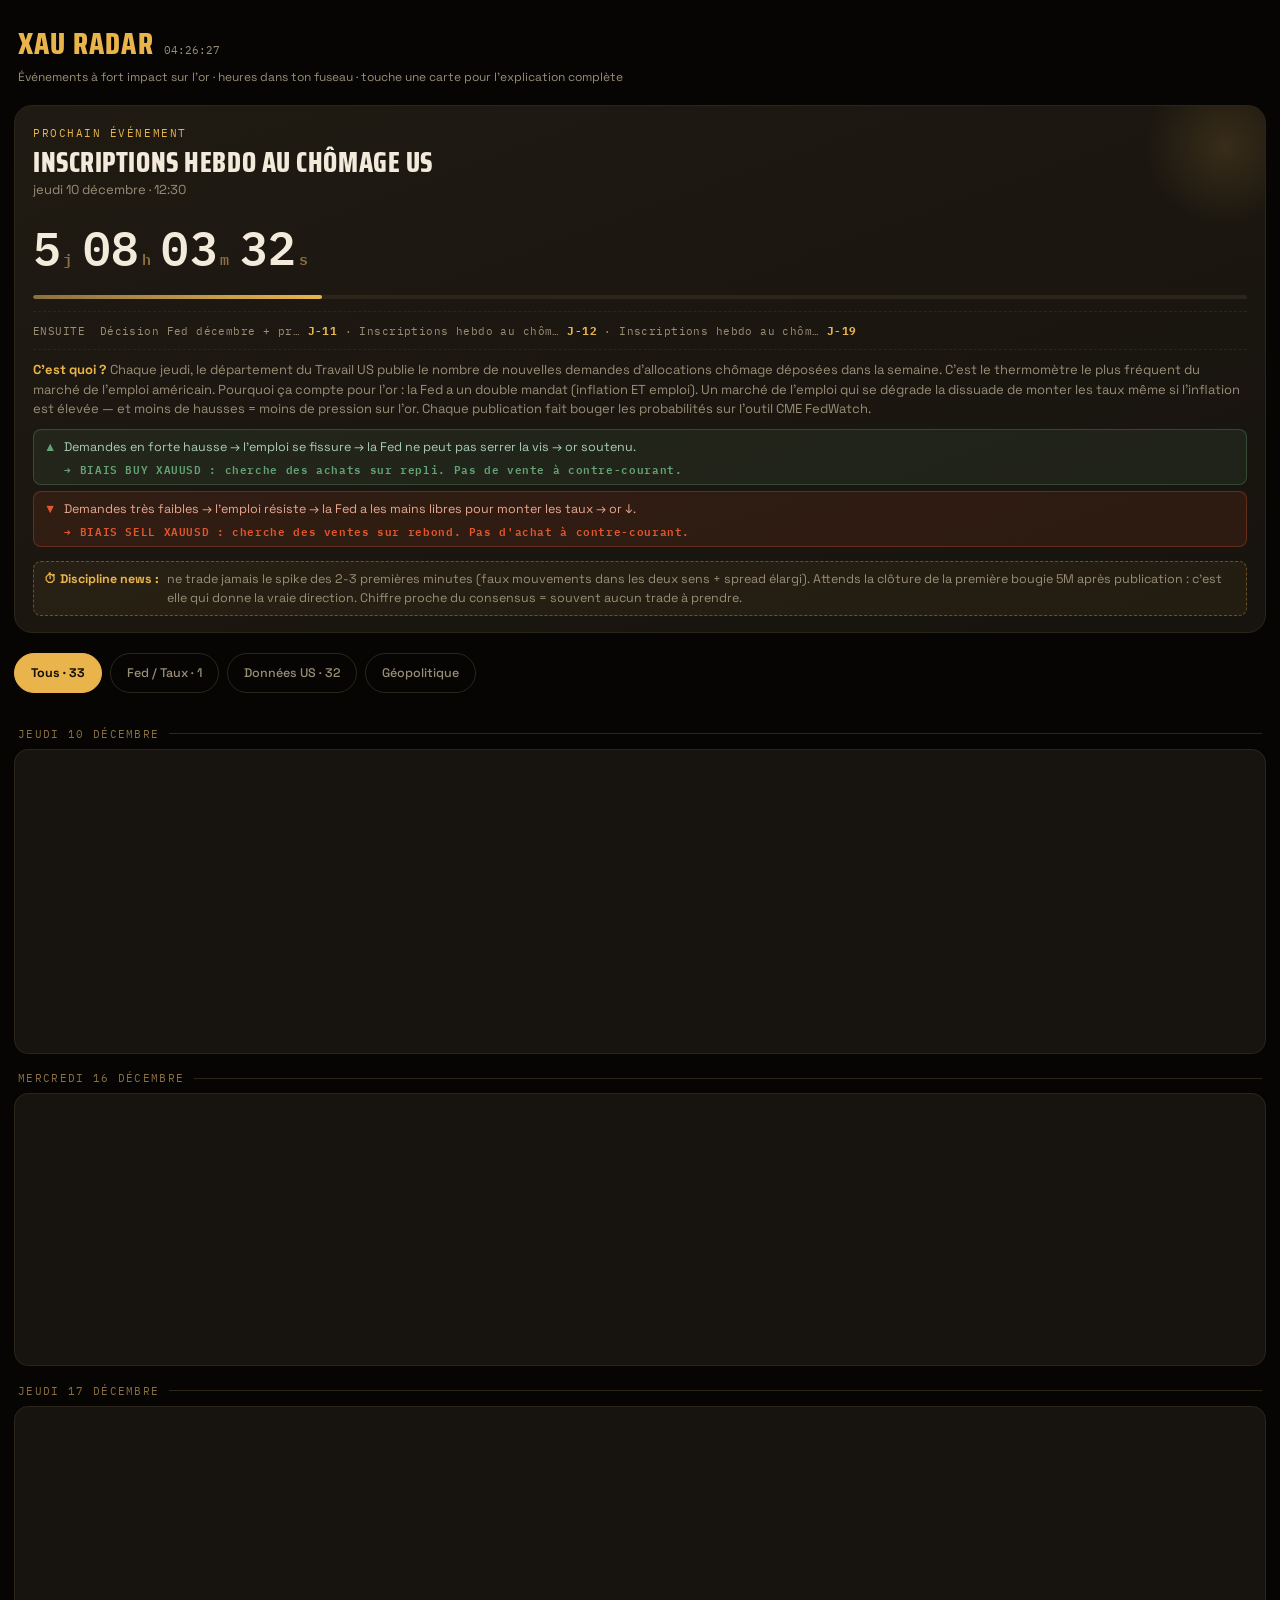
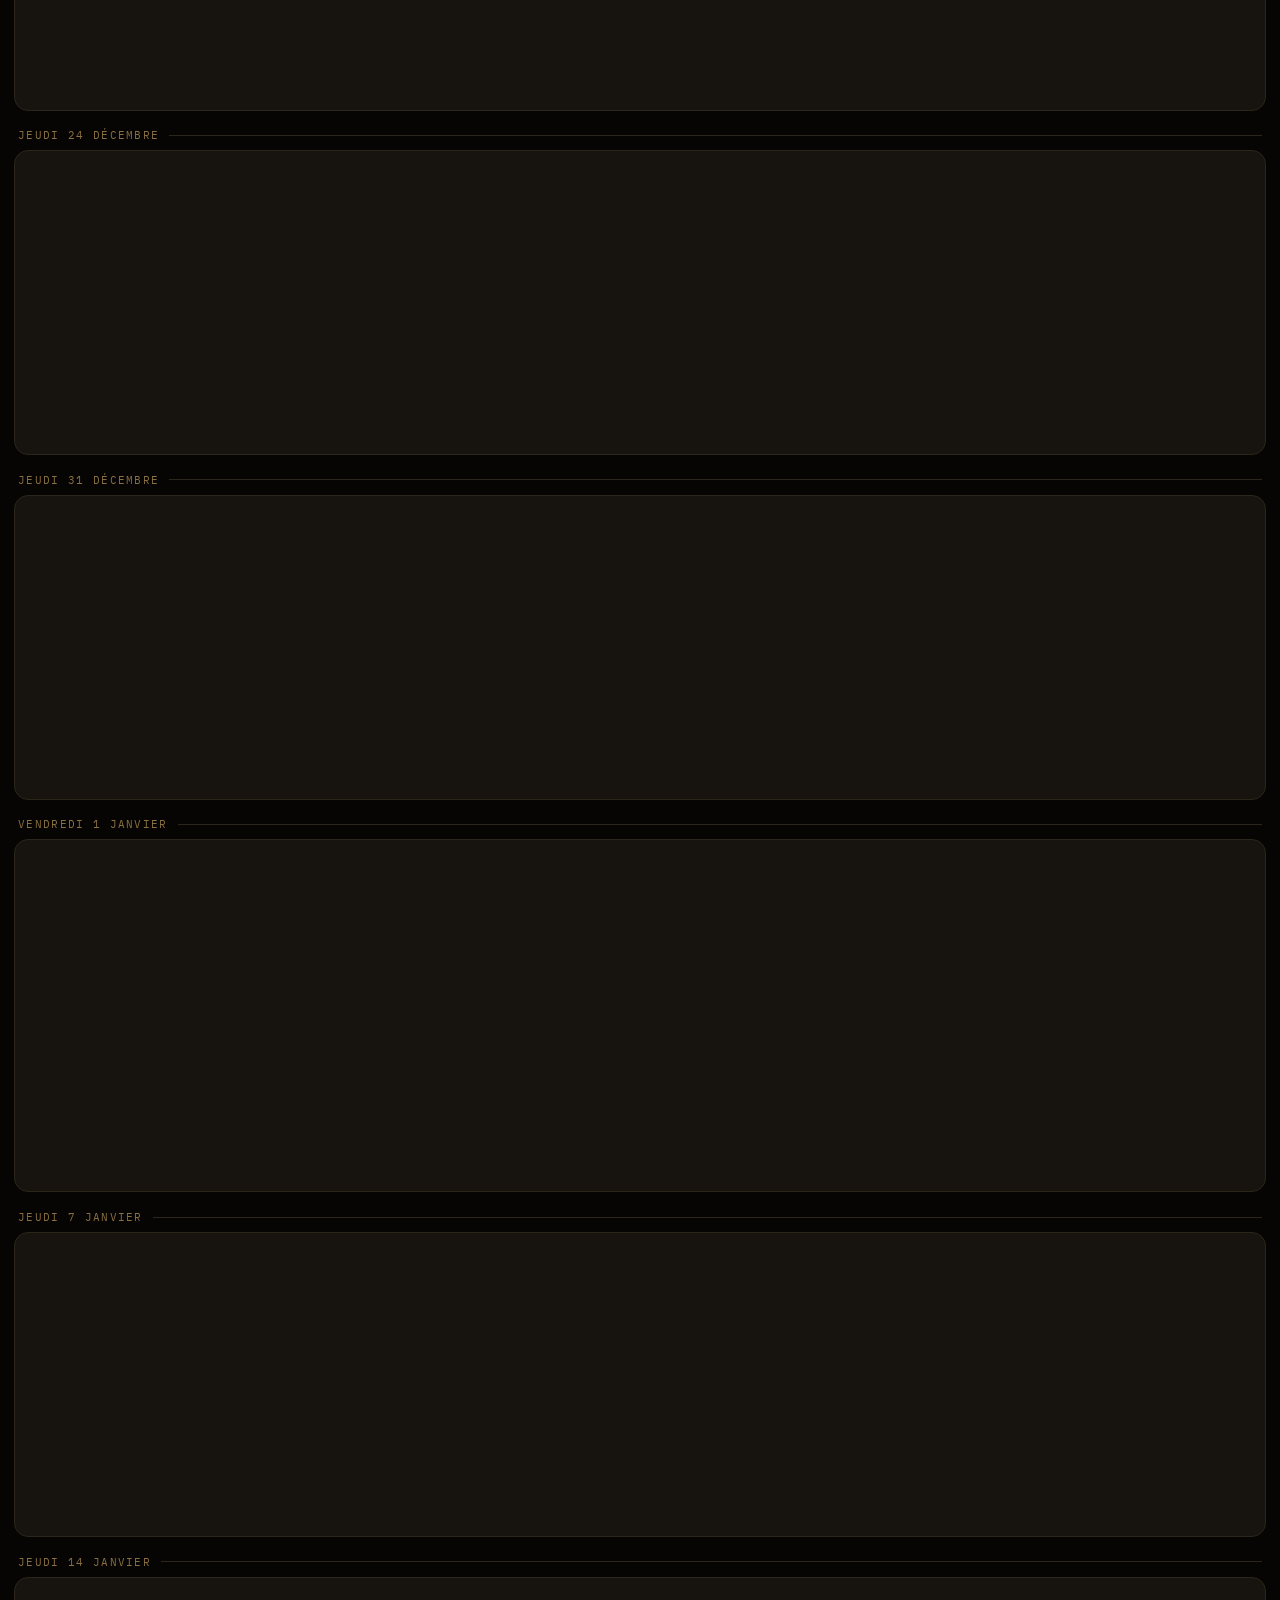
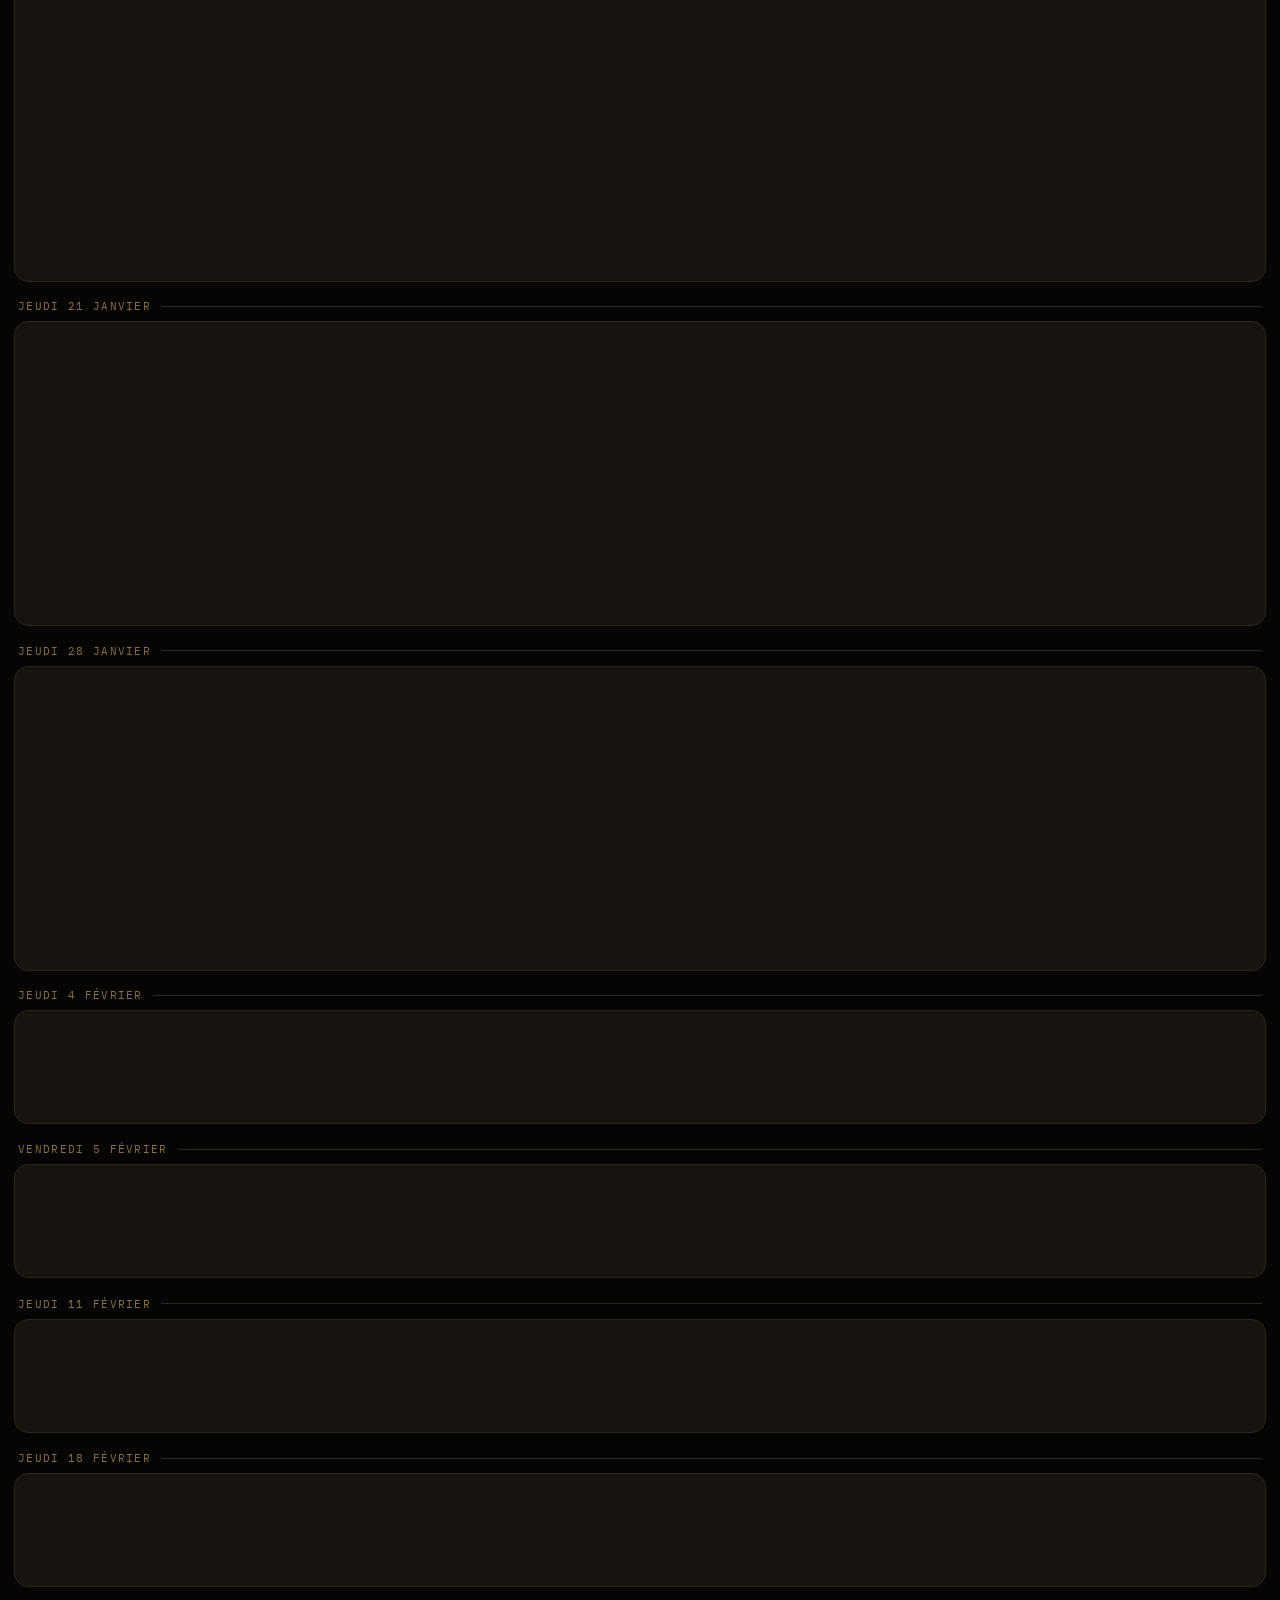
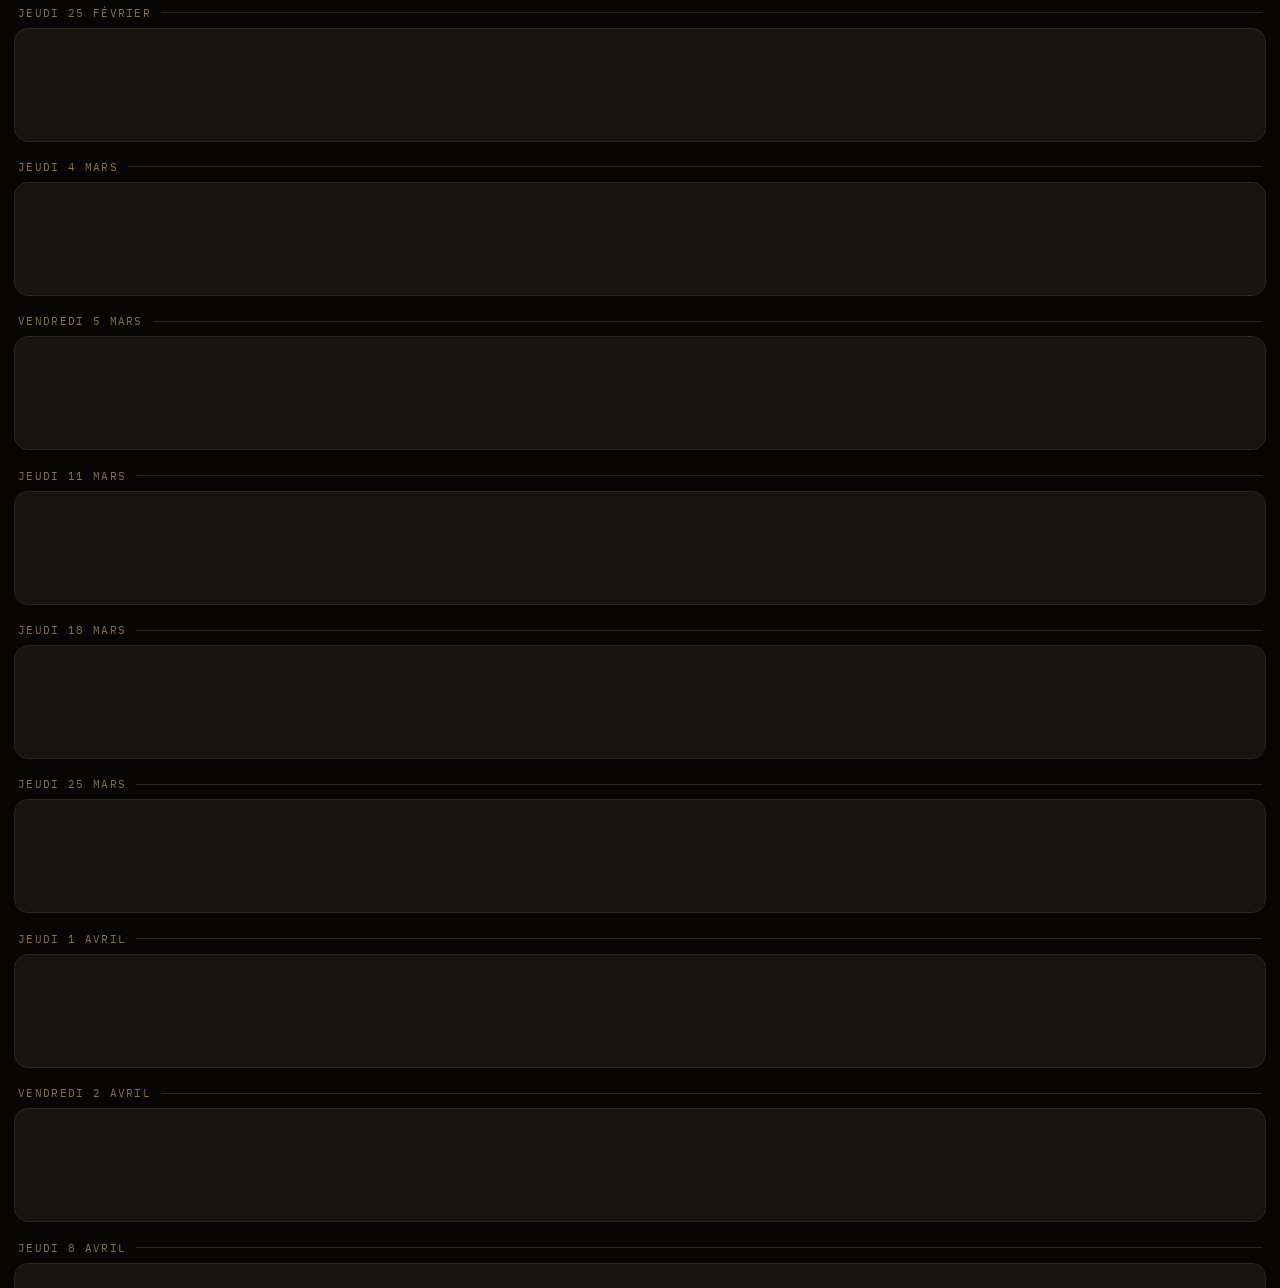
<file: gold-events-dashboard_2.html>
<!DOCTYPE html>
<html lang="fr">
<head>
<meta charset="UTF-8">
<meta name="viewport" content="width=device-width, initial-scale=1.0, viewport-fit=cover">
<meta name="theme-color" content="#060504">
<meta name="apple-mobile-web-app-capable" content="yes">
<meta name="apple-mobile-web-app-status-bar-style" content="black-translucent">
<title>XAU Radar — Événements Gold</title>
<link rel="icon" type="image/png" sizes="192x192" href="[data-uri]">
<link rel="apple-touch-icon" sizes="180x180" href="[data-uri]">
<meta name="apple-mobile-web-app-title" content="XAU Radar">
<link rel="manifest" href="[data-uri]">
<link rel="preconnect" href="https://fonts.googleapis.com">
<link rel="preconnect" href="https://fonts.gstatic.com" crossorigin>
<link href="https://fonts.googleapis.com/css2?family=Saira+Condensed:wght@600;800&family=Space+Grotesk:wght@400;500;700&family=IBM+Plex+Mono:wght@400;600&display=swap" rel="stylesheet">
<style>
  :root{
    --ink:#060504;
    --card:#17130E;
    --card2:#1F1A12;
    --line:#2C251A;
    --gold:#E9B44C;
    --gold-dim:#8A7040;
    --text:#F2EADA;
    --muted:#9A8E77;
    --bear:#E4572E;
    --bull:#63A375;
    --est:#7A6FB3;
  }
  *{margin:0;padding:0;box-sizing:border-box;-webkit-tap-highlight-color:transparent}
  html{overscroll-behavior-y:contain}
  html,body{background:var(--ink);color:var(--text);font-family:'Space Grotesk',sans-serif;min-height:100%;-webkit-font-smoothing:antialiased}
  button,.card,.chip{touch-action:manipulation;user-select:none;-webkit-user-select:none}
  @media (prefers-reduced-motion: reduce){*{animation:none!important;transition:none!important}}
  body{padding:env(safe-area-inset-top) 0 calc(env(safe-area-inset-bottom) + 24px) 0}

  header{padding:20px 18px 6px}
  .brand{display:flex;align-items:baseline;gap:10px}
  .brand h1{font-family:'Saira Condensed',sans-serif;font-weight:800;font-size:30px;letter-spacing:.04em;text-transform:uppercase;color:var(--gold)}
  .brand .tick{font-family:'IBM Plex Mono',monospace;font-size:11px;color:var(--muted)}
  .subtitle{font-size:12px;color:var(--muted);margin-top:2px}

  .hero{margin:14px 14px 10px;background:linear-gradient(160deg,var(--card2),var(--card));border:1px solid var(--line);border-radius:18px;padding:20px 18px 16px;position:relative;overflow:hidden}
  .hero::before{content:"";position:absolute;top:-40px;right:-40px;width:160px;height:160px;border-radius:50%;background:radial-gradient(circle,rgba(233,180,76,.14),transparent 70%)}
  .hero .eyebrow{font-family:'IBM Plex Mono',monospace;font-size:11px;letter-spacing:.14em;text-transform:uppercase;color:var(--gold)}
  .hero .ev-title{font-family:'Saira Condensed',sans-serif;font-weight:800;font-size:28px;line-height:1.05;margin:8px 0 4px;text-transform:uppercase;letter-spacing:.02em}
  .hero .ev-when{font-size:13px;color:var(--muted)}
  .hero .count{font-family:'IBM Plex Mono',monospace;font-weight:600;font-size:clamp(32px,11.5vw,46px);letter-spacing:.01em;margin:14px 0 4px;color:var(--text);font-variant-numeric:tabular-nums;display:flex;align-items:baseline;gap:2px;flex-wrap:wrap}
  .hero .count .unit{font-size:15px;color:var(--gold-dim);margin-right:8px}
  .hero .why{font-size:13px;color:var(--muted);line-height:1.5;border-top:1px dashed var(--line);padding-top:10px;margin-top:8px}
  .hero .why b{color:var(--gold)}
  .hero .scen{margin-top:10px}
  .progress{height:4px;background:var(--line);border-radius:2px;margin-top:14px;overflow:hidden}
  .progress i{display:block;height:100%;background:linear-gradient(90deg,var(--gold-dim),var(--gold));border-radius:2px;transition:width 1s linear}
  .live-now{animation:pulse 1.4s infinite}
  @keyframes pulse{0%,100%{opacity:1}50%{opacity:.45}}
  .verdict{margin-top:12px;border-radius:12px;padding:14px;border:1px solid var(--line)}
  .verdict .v-head{font-family:'Saira Condensed',sans-serif;font-weight:800;font-size:24px;line-height:1.1;letter-spacing:.02em;text-transform:uppercase;display:flex;align-items:center;gap:8px}
  .verdict .v-sub{font-size:12.5px;line-height:1.5;margin-top:6px;color:var(--text);opacity:.9}
  .verdict .v-meta{font-family:'IBM Plex Mono',monospace;font-size:10.5px;color:var(--muted);margin-top:8px;letter-spacing:.04em}
  .verdict.v-buy{background:rgba(99,163,117,.12);border-color:rgba(99,163,117,.5)}
  .verdict.v-buy .v-head{color:var(--bull)}
  .verdict.v-sell{background:rgba(228,87,46,.12);border-color:rgba(228,87,46,.5)}
  .verdict.v-sell .v-head{color:var(--bear)}
  .verdict.v-wait{background:rgba(233,180,76,.08);border-color:rgba(233,180,76,.4)}
  .verdict.v-wait .v-head{color:var(--warnc,#E9B44C)}
  .verdict.v-err{background:rgba(154,142,119,.08)}
  .verdict.v-err .v-head{color:var(--muted);font-size:18px}

  .filters{display:flex;gap:8px;overflow-x:auto;padding:10px 14px 8px;scrollbar-width:none;position:sticky;top:0;z-index:30;background:linear-gradient(var(--ink) 78%,transparent);-webkit-overflow-scrolling:touch}
  .filters::-webkit-scrollbar{display:none}
  .chip{flex:0 0 auto;font-size:12.5px;font-weight:500;padding:10px 16px;min-height:40px;border-radius:100px;border:1px solid var(--line);background:transparent;color:var(--muted);cursor:pointer;font-family:inherit}
  .chip.active{background:var(--gold);border-color:var(--gold);color:#161006;font-weight:700}

  .timeline{padding:8px 14px}
  .day-label{font-family:'IBM Plex Mono',monospace;font-size:11px;letter-spacing:.12em;text-transform:uppercase;color:var(--gold-dim);margin:18px 4px 8px;display:flex;align-items:center;gap:10px}
  .day-label::after{content:"";flex:1;height:1px;background:var(--line)}
  .card{background:var(--card);border:1px solid var(--line);border-radius:14px;padding:14px;margin-bottom:10px;position:relative;cursor:pointer;content-visibility:auto;contain-intrinsic-size:auto 110px}
  .card.imminent{border-color:var(--gold-dim);box-shadow:0 0 0 1px rgba(233,180,76,.25)}
  .card .head{display:grid;grid-template-columns:1fr auto;gap:4px 12px}
  .card .cat{font-family:'IBM Plex Mono',monospace;font-size:10px;letter-spacing:.1em;text-transform:uppercase;display:inline-flex;align-items:center;gap:6px;color:var(--muted)}
  .dot{width:7px;height:7px;border-radius:50%;display:inline-block}
  .dot.fed{background:var(--gold)}
  .dot.data{background:var(--bear)}
  .dot.geo{background:var(--est)}
  .dot.perso{background:var(--bull)}
  .card .t{font-weight:700;font-size:15.5px;line-height:1.25;margin-top:3px;grid-column:1}
  .card .meta{font-size:12px;color:var(--muted);margin-top:3px;grid-column:1}
  .card .cd{grid-column:2;grid-row:1/4;align-self:center;text-align:right;font-family:'IBM Plex Mono',monospace;font-variant-numeric:tabular-nums}
  .card .cd .big{font-size:17px;font-weight:600;color:var(--gold)}
  .card .cd .small{font-size:11px;color:var(--muted);margin-top:2px}
  .badge-est{font-size:9px;font-family:'IBM Plex Mono',monospace;letter-spacing:.08em;color:var(--est);border:1px solid var(--est);border-radius:4px;padding:1px 5px;margin-left:6px;vertical-align:middle}
  .expand-hint{font-family:'IBM Plex Mono',monospace;font-size:10px;color:var(--gold-dim);margin-top:8px;letter-spacing:.06em}

  /* Panneau de détail dépliable */
  /* ---- Micro-interactions (niveau app native) ---- */
  .card{transition:transform .12s ease, box-shadow .25s ease, border-color .25s ease}
  .card:active{transform:scale(.983)}
  .chip{transition:transform .1s ease, background .15s ease}
  .chip:active{transform:scale(.94)}
  /* Dépliage animé des cartes */
  .detail{display:grid;grid-template-rows:0fr;transition:grid-template-rows .3s cubic-bezier(.2,.8,.3,1), margin-top .3s ease, padding-top .3s ease;margin-top:0;padding-top:0;border-top:1px dashed transparent}
  .detail .dwrap{overflow:hidden;min-height:0}
  .card.open .detail{grid-template-rows:1fr;margin-top:12px;padding-top:12px;border-top-color:var(--line)}
  /* File d'attente des prochains événements */
  .nextup{margin-top:12px;padding-top:10px;border-top:1px dashed var(--line);font-family:'IBM Plex Mono',monospace;font-size:10.5px;letter-spacing:.04em;color:var(--muted);line-height:1.8}

  .card.open .expand-hint{display:none}
  .detail h4{font-family:'IBM Plex Mono',monospace;font-size:10px;letter-spacing:.14em;text-transform:uppercase;color:var(--gold);margin-bottom:5px}
  .detail p{font-size:13px;line-height:1.55;color:var(--text);opacity:.92;margin-bottom:12px}
  .scen{display:flex;flex-direction:column;gap:6px}
  .scen div{font-size:12.5px;line-height:1.45;padding:8px 10px;border-radius:8px;display:flex;gap:8px}
  .scen .up{background:rgba(99,163,117,.1);border:1px solid rgba(99,163,117,.3);color:#A9CDB4}
  .scen .down{background:rgba(228,87,46,.1);border:1px solid rgba(228,87,46,.3);color:#E8A891}
  .scen b{flex:0 0 auto}
  .scen .up b{color:var(--bull)}
  .scen .down b{color:var(--bear)}
  .scen .up .dir,.scen .down .dir{display:block;margin-top:5px;font-family:'IBM Plex Mono',monospace;font-size:10.5px;letter-spacing:.06em;font-weight:600}
  .scen .up .dir{color:var(--bull)} .scen .down .dir{color:var(--bear)}
  .trade-note{margin-top:8px;font-size:11.5px;line-height:1.5;color:var(--muted);background:rgba(233,180,76,.06);border:1px dashed rgba(233,180,76,.35);border-radius:8px;padding:8px 10px}
  .trade-note b{color:var(--gold)}
  /* Verdict de réaction post-news */
  .verdict{margin-top:12px;border-radius:12px;padding:12px 10px;text-align:center;display:none}
  .verdict.on{display:block}
  .verdict .vbig{font-family:'Saira Condensed',sans-serif;font-weight:800;font-size:30px;letter-spacing:.04em;line-height:1.05;text-transform:uppercase}
  .verdict.buy{background:rgba(99,163,117,.13);border:1px solid rgba(99,163,117,.5)}
  .verdict.buy .vbig{color:var(--bull)}
  .verdict.sell{background:rgba(228,87,46,.13);border:1px solid rgba(228,87,46,.5)}
  .verdict.sell .vbig{color:var(--bear)}
  .verdict.flat{background:rgba(233,180,76,.09);border:1px solid rgba(233,180,76,.4)}
  .verdict.flat .vbig{color:var(--gold)}
  .verdict.wait{background:var(--card2);border:1px dashed var(--line)}
  .verdict.wait .vbig{color:var(--muted);font-size:20px}
  .verdict .vsub{font-size:11.5px;color:var(--muted);margin-top:6px;font-family:'IBM Plex Mono',monospace;line-height:1.6}
  .verdict .vsub b{color:var(--text)}

  .del{position:absolute;top:0;right:0;background:none;border:none;color:var(--muted);font-size:18px;cursor:pointer;padding:14px;display:none;z-index:2}
  .card.perso .del{display:block}
  .empty{padding:40px 20px;text-align:center;color:var(--muted);font-size:14px;line-height:1.5}

  .watch{margin:6px 14px 8px;background:var(--card);border:1px solid var(--line);border-radius:14px;padding:14px}
  .watch h3{font-family:'IBM Plex Mono',monospace;font-size:11px;letter-spacing:.14em;text-transform:uppercase;color:var(--gold-dim);margin-bottom:10px}
  .watch ul{list-style:none}
  .watch li{font-size:13px;color:var(--muted);line-height:1.5;padding:6px 0;border-bottom:1px dashed var(--line);display:flex;gap:8px}
  .watch li:last-child{border:none;padding-bottom:0}
  .watch li::before{content:"◆";color:var(--gold);font-size:9px;line-height:2.1}
  .watch li b{color:var(--text);font-weight:600}

  .bottombar{position:fixed;left:0;right:0;bottom:0;padding:10px 14px calc(10px + env(safe-area-inset-bottom));background:linear-gradient(transparent,var(--ink) 30%);display:flex;gap:10px;z-index:40}
  .btn{flex:1;font-family:'Saira Condensed',sans-serif;font-weight:800;letter-spacing:.06em;text-transform:uppercase;font-size:16px;padding:14px;border-radius:12px;border:none;cursor:pointer}
  .btn.gold{background:var(--gold);color:#161006}
  .btn.ghost{background:var(--card2);color:var(--gold);border:1px solid var(--line);flex:0 0 auto;padding:14px 18px}

  .overlay{position:fixed;inset:0;background:rgba(6,5,3,.75);backdrop-filter:blur(3px);display:none;align-items:flex-end;z-index:50}
  .overlay.open{display:flex}
  .sheet{background:var(--card2);border-top:1px solid var(--line);border-radius:20px 20px 0 0;width:100%;padding:14px 18px calc(24px + env(safe-area-inset-bottom));animation:slideup .22s cubic-bezier(.2,.8,.3,1)}
  @keyframes slideup{from{transform:translateY(40px);opacity:.6}to{transform:translateY(0);opacity:1}}
  .handle{width:44px;height:5px;border-radius:3px;background:var(--line);margin:0 auto 14px}
  .sheet h2{font-family:'Saira Condensed',sans-serif;font-weight:800;text-transform:uppercase;font-size:22px;color:var(--gold);margin-bottom:14px}
  .sheet label{display:block;font-size:12px;color:var(--muted);margin:12px 0 5px;letter-spacing:.04em}
  .sheet input,.sheet select,.sheet textarea{width:100%;background:var(--ink);border:1px solid var(--line);border-radius:10px;color:var(--text);font-family:inherit;font-size:15px;padding:12px;color-scheme:dark}
  .sheet textarea{resize:none;height:64px}
  .sheet .row{display:flex;gap:10px}
  .sheet .row>*{flex:1}
  .sheet .actions{display:flex;gap:10px;margin-top:18px}
  .toast{position:fixed;left:50%;transform:translateX(-50%);bottom:110px;background:var(--gold);color:#161006;font-weight:700;font-size:13px;padding:10px 18px;border-radius:100px;opacity:0;transition:opacity .3s;pointer-events:none;z-index:60}
  .toast.show{opacity:1}
</style>
</head>
<body>

<header>
  <div class="brand"><h1>XAU Radar</h1><span class="tick" id="clock">--:--:--</span></div>
  <div class="subtitle">Événements à fort impact sur l'or · heures dans ton fuseau · touche une carte pour l'explication complète</div>
</header>

<section class="hero" id="hero">
  <div class="eyebrow" id="hero-eyebrow">Prochain événement</div>
  <div class="ev-title" id="hero-title">Chargement…</div>
  <div class="ev-when" id="hero-when"></div>
  <div class="count" id="hero-count"></div>
  <div class="verdict" id="hero-verdict"></div>
  <div class="verdict" id="verdict" style="display:none"></div>
  <div class="progress"><i id="hero-bar" style="width:0%"></i></div>
  <div class="nextup" id="nextup"></div>
  <div class="why" id="hero-why"></div>
  <div class="scen" id="hero-scen"></div>
</section>

<div class="filters" id="filters">
  <button class="chip active" data-f="all">Tous</button>
  <button class="chip" data-f="fed">Fed / Taux</button>
  <button class="chip" data-f="data">Données US</button>
  <button class="chip" data-f="geo">Géopolitique</button>
</div>

<main class="timeline" id="timeline"></main>

<section class="watch">
  <h3>Flux de fond à surveiller (non datés)</h3>
  <ul>
    <li><b>Accord USA-Iran / détroit d'Ormuz</b> — l'Iran bloquait le détroit depuis février, faisant grimper l'énergie et l'inflation. Un accord définitif réduit la prime de risque de l'or ; une rupture la fait exploser.</li>
    <li><b>Flux ETF or (World Gold Council)</b> — ~298 tonnes de positions ETF sont en perte latente : ces détenteurs vendent sur chaque rebond, ce qui plafonne les remontées. Un retournement des flux serait un signal haussier fort.</li>
    <li><b>DXY & rendement 10 ans US</b> — le couple dollar / taux réels est le moteur directionnel n°1 de XAUUSD. 10 ans à 4,5% = vent de face pour l'or.</li>
    <li><b>Achats des banques centrales (Chine)</b> — la PBoC accélère ses achats (317 t importées au T1) pour réduire sa dépendance au dollar : c'est le plancher structurel du prix.</li>
    <li><b>Neckline ~4 200 $ (hebdo)</b> — une clôture hebdomadaire confirmée sous ce niveau valide le pattern tête-épaules et ouvre un objectif technique vers 2 575-2 750 $.</li>
  </ul>
</section>

<div class="toast" id="toast"></div>

<script>
/* =========================================================
   XAU RADAR — calendrier des événements à fort impact or
   Heures stockées en UTC, affichées en heure locale device.
   Chaque événement : 
   - why    : résumé 1 ligne (toujours visible)
   - desc   : c'est quoi cette news, qui la publie, comment ça marche
   - up     : scénario haussier pour l'or
   - down   : scénario baissier pour l'or
========================================================= */

const FIXED_EVENTS = [
  // ---- Juillet 2026 ----
  {id:"fomc-min-0708", utc:"2026-07-08T18:00:00Z", cat:"fed",  title:"Minutes du FOMC (réunion de juin)",
   why:"Révèle la conviction derrière le vote 9-9 sur une hausse des taux.",
   desc:"Le FOMC (Federal Open Market Committee) est le comité de la banque centrale américaine (Fed) qui fixe les taux d'intérêt. Trois semaines après chaque réunion, la Fed publie les « minutes » : le compte-rendu détaillé des débats internes — qui voulait monter les taux, qui voulait attendre, et avec quels arguments. La réunion de juin s'est soldée par un vote partagé 9-9 sur une hausse en 2026, et le président Kevin Warsh n'a soumis aucune projection (une première depuis 2012). Le marché cherche donc à savoir à quel point la faction favorable à une hausse en septembre est déterminée. Comme l'or ne verse aucun intérêt, tout ce qui rend les taux plus attractifs le pénalise : c'est le mécanisme des taux réels.",
   up:"Ton accommodant (dovish), doutes sur la nécessité d'une hausse → les rendements obligataires baissent → détenir de l'or coûte moins cher → rebond.",
   down:"Ton ferme (hawkish), inflation jugée trop élevée → les paris de hausse en septembre remontent → taux réels ↑, dollar ↑ → l'or chute."},

  {id:"cpi-0714", utc:"2026-07-14T12:30:00Z", cat:"data", title:"CPI juin — Inflation US",
   why:"La mesure d'inflation de référence : elle dicte les décisions de la Fed.",
   desc:"Le CPI (Consumer Price Index) est l'indice des prix à la consommation américain, publié chaque mois par le Bureau of Labor Statistics. Il mesure combien les prix payés par les ménages (logement, énergie, alimentation…) ont augmenté sur un an. C'est LA donnée qui guide la Fed : son mandat est de ramener l'inflation vers 2%, or elle était à 4,2% en juin (poussée par les prix de l'énergie liés au blocage du détroit d'Ormuz). Paradoxe important : l'or est en théorie une protection contre l'inflation, mais à court terme une inflation forte pousse la Fed à monter ses taux — et ça, c'est négatif pour l'or. C'est donc la réaction de la Fed, pas l'inflation elle-même, qui domine.",
   up:"Chiffre inférieur aux attentes → l'inflation décélère → moins de raisons de monter les taux → dollar ↓, or ↑.",
   down:"Chiffre supérieur aux attentes → la Fed est poussée à agir → probabilité de hausse en septembre ↑ → or ↓, souvent violemment dans les minutes qui suivent."},

  {id:"ppi-0715", utc:"2026-07-15T12:30:00Z", cat:"data", title:"PPI juin — Prix à la production US",
   why:"Indicateur avancé du CPI : l'inflation de demain se lit dans les prix d'usine d'aujourd'hui.",
   desc:"Le PPI (Producer Price Index) mesure l'évolution des prix à la sortie des usines et des producteurs américains — avant que ces hausses ne soient répercutées sur les consommateurs. C'est un indicateur avancé : si les producteurs paient plus cher leurs intrants, les prix consommateurs (CPI) montent généralement dans les mois suivants. Publié le lendemain du CPI ce mois-ci, il confirme ou nuance le signal d'inflation. Son impact sur l'or passe par le même canal : anticipations de taux de la Fed → taux réels → attractivité relative de l'or.",
   up:"PPI plus faible qu'attendu → les pressions inflationnistes en amont s'apaisent → moins de pression pour une hausse → or soutenu.",
   down:"PPI plus fort qu'attendu → l'inflation va persister → la Fed devra serrer la vis → or sous pression."},

  {id:"philly-0716", utc:"2026-07-16T12:30:00Z", cat:"data", title:"Philadelphia Fed Manufacturing Index",
   why:"Baromètre de l'activité industrielle : santé de l'économie = trajectoire des taux.",
   desc:"Enquête mensuelle menée par la Fed de Philadelphie auprès des industriels de sa région : nouvelles commandes, embauches, prix payés. Un chiffre au-dessus de 0 = expansion, en dessous = contraction. Ce n'est pas la donnée la plus lourde du calendrier, mais dans le contexte actuel (économie qui ralentit + inflation élevée), chaque indicateur d'activité fait bouger les probabilités de hausse de taux sur l'outil CME FedWatch — et donc l'or. La sous-composante « prix payés » est particulièrement surveillée car elle donne un signal d'inflation supplémentaire.",
   up:"Activité faible → l'économie ralentit → la Fed hésitera à monter les taux dans une économie fragile → or soutenu.",
   down:"Activité forte + prix payés en hausse → l'économie encaisse bien, la Fed a les mains libres pour monter → or ↓."},

  {id:"umich-0717", utc:"2026-07-17T14:00:00Z", cat:"data", title:"Anticipations d'inflation — Univ. Michigan",
   why:"Ce que les ménages anticipent comme inflation entre directement dans le calcul des taux réels.",
   desc:"L'Université du Michigan sonde chaque mois des centaines de ménages américains : à combien estimez-vous l'inflation dans 1 an ? dans 5-10 ans ? Ces anticipations comptent énormément pour la Fed car une inflation « anticipée » a tendance à s'auto-réaliser (les salariés demandent des hausses, les entreprises montent leurs prix préventivement). Techniquement, le taux réel = taux nominal − inflation anticipée : cette donnée modifie donc directement la variable clé de l'or. Des anticipations qui dérapent forceraient la Fed à frapper fort.",
   up:"Anticipations en baisse → taux réels mécaniquement plus hauts à politique constante… mais surtout moins de pression pour des hausses futures → globalement neutre à positif pour l'or.",
   down:"Anticipations en forte hausse → la Fed doit restaurer sa crédibilité → hausses plus probables et plus agressives → or ↓."},

  {id:"fomc-0729", utc:"2026-07-29T18:00:00Z", cat:"fed", title:"Décision de taux de la Fed + conférence de presse",
   why:"Le comité divisé 9-9 tranche. Chaque mot de Warsh sur septembre fera bouger XAUUSD.",
   desc:"Huit fois par an, le FOMC se réunit et annonce sa décision sur le taux directeur — le taux auquel les banques se financent, qui sert de référence à tous les taux de l'économie. Il est actuellement à 3,50%-3,75%. Le marché n'attend pas de changement à cette réunion (probabilité de statu quo ~66%), donc l'essentiel se jouera dans le communiqué et la conférence de presse de Kevin Warsh 30 minutes après : tout indice sur septembre sera disséqué mot par mot. C'est typiquement un événement où l'or peut bouger de 1-2% en quelques minutes, avec de faux mouvements dans les deux sens avant que la direction ne se stabilise.",
   up:"Statu quo + ton prudent sur les hausses futures (référence au marché de l'emploi qui faiblit : 57k emplois créés en juin vs 110k attendus) → soulagement → or ↑.",
   down:"Statu quo mais ton offensif, ou pire une hausse surprise → le marché reprice toute la courbe des taux → or ↓ brutalement."},

  // ---- Août 2026 ----
  {id:"cpi-0812", utc:"2026-08-12T12:30:00Z", cat:"data", title:"CPI juillet — Inflation US", est:true,
   why:"Dernier CPI avant Jackson Hole : pivot pour les probabilités de hausse de septembre.",
   desc:"Même mécanique que le CPI de juillet (voir cette fiche), mais avec un enjeu de calendrier : c'est la dernière grande donnée d'inflation avant le symposium de Jackson Hole et l'avant-dernière avant la décision de septembre. Si l'accord USA-Iran tient et que les prix de l'énergie continuent de refluer (l'OPEP+ augmente sa production), ce CPI pourrait montrer la première vraie décélération — ce qui changerait tout le scénario de taux du second semestre.",
   up:"Décélération confirmée de l'inflation → la hausse de septembre devient improbable → or ↑.",
   down:"Inflation toujours au-dessus de 4% → la hausse de septembre devient quasi certaine → or ↓."},

  {id:"jackson-0820", utc:"2026-08-20T14:00:00Z", cat:"fed", title:"Symposium de Jackson Hole (20-22 août)", est:true,
   why:"Le discours du président de la Fed le plus attendu de l'année, historiquement très volatil pour l'or.",
   desc:"Chaque fin août, la Fed de Kansas City réunit à Jackson Hole (Wyoming) les banquiers centraux du monde entier. Le moment clé : le discours du président de la Fed, traditionnellement utilisé pour annoncer les grandes orientations de politique monétaire (Powell y avait annoncé le tournant restrictif de 2022, qui avait fait chuter tous les actifs). Ce sera l'occasion pour Kevin Warsh — qui refuse jusqu'ici de donner des projections — de clarifier enfin sa doctrine. Un discours de Jackson Hole peut faire bouger l'or de plusieurs pourcents et fixer sa tendance pour des semaines.",
   up:"Warsh privilégie l'emploi qui se dégrade et minimise l'urgence inflationniste → détente des taux longs → or ↑.",
   down:"Warsh érige la lutte contre l'inflation en priorité absolue → le marché price des hausses en série → or ↓."},

  // ---- Septembre 2026 ----
  {id:"cpi-0911", utc:"2026-09-11T12:30:00Z", cat:"data", title:"CPI août — Inflation US", est:true,
   why:"Dernière donnée d'inflation avant la décision de septembre : le juge de paix.",
   desc:"Publié cinq jours avant la décision de la Fed de septembre, ce CPI est le dernier élément que le comité aura en main pour trancher la question qui divise le marché depuis des mois (hausse ou pas). Les traders ajusteront massivement leurs positions sur l'or dans les heures qui suivent : c'est typiquement une séance où le volume explose et où les niveaux techniques cèdent facilement.",
   up:"Inflation en décélération nette → la Fed peut rester en pause → l'or récupère de la prime.",
   down:"Inflation qui réaccélère → hausse de septembre verrouillée, débat ouvert sur une suivante → or ↓."},

  {id:"fomc-0916", utc:"2026-09-16T18:00:00Z", cat:"fed", title:"Décision Fed septembre + dot plot (FOMC 15-16)",
   why:"LA décision que le marché price à ~50-55%. Le moment de vérité du second semestre.",
   desc:"C'est la réunion autour de laquelle tourne tout le marché de l'or depuis des mois. Le marché estime à environ 50-55% la probabilité d'une hausse de 0,25 point. Cette réunion s'accompagne du « dot plot » : le graphique où chaque membre du comité place anonymement sa projection de taux pour les années à venir — c'est la boussole des taux futurs. Rappel du mécanisme central : une hausse des taux augmente le rendement des placements sans risque (obligations), ce qui rend l'or — qui ne rapporte rien — comparativement moins attractif. Une probabilité à ~50% signifie que la moitié du marché sera surprise quoi qu'il arrive : gros mouvement garanti.",
   up:"Pas de hausse + dot plot rassurant → tout le positionnement vendeur se débouche → rebond potentiellement puissant de l'or.",
   down:"Hausse de 25 pb (voire 50 pb) + dots qui pointent plus haut → taux réels ↑ → l'or peut casser ses supports et accélérer vers le bas."},

  // ---- Octobre 2026 ----
  {id:"cpi-1013", utc:"2026-10-13T12:30:00Z", cat:"data", title:"CPI septembre — Inflation US", est:true,
   why:"Alimente le débat sur une éventuelle deuxième hausse avant fin d'année.",
   desc:"Après la décision de septembre, la question deviendra : était-ce un geste isolé ou le début d'un cycle ? Ce CPI donnera la première réponse. Un cycle de hausses en série serait le scénario le plus baissier pour l'or (comme en 2022, où l'or avait perdu ~20% pendant la phase de resserrement) ; une hausse isolée « one and done » serait bien mieux absorbée.",
   up:"Inflation qui reflue → pas de deuxième hausse → l'or se stabilise et reconstruit une base.",
   down:"Inflation persistante → le marché price un cycle de hausses → poursuite de la tendance baissière."},

  // ---- Novembre 2026 ----
  {id:"midterms-1103", utc:"2026-11-03T23:00:00Z", cat:"geo", title:"Élections de mi-mandat US",
   why:"Incertitude politique = demande de couverture sur l'or.",
   desc:"À mi-parcours du mandat présidentiel, les Américains renouvellent toute la Chambre des représentants et un tiers du Sénat. Scrutin serré : les démocrates sont positionnés pour reprendre la Chambre, le Sénat pourrait rester républicain. Pour l'or, le lien passe par l'incertitude : un Congrès divisé = blocages budgétaires possibles, bras de fer sur le plafond de la dette, politique commerciale imprévisible. Historiquement, la demande de pièces et lingots aux US augmente sous contrôle démocrate, et toute période de forte incertitude politique nourrit la demande de valeur refuge.",
   up:"Résultat contesté, Congrès bloqué, tensions institutionnelles → prime d'incertitude → or ↑.",
   down:"Résultat net et sans surprise → l'incertitude retombe → effet limité, voire léger reflux de la prime refuge."},

  {id:"fomc-1105", utc:"2026-11-05T19:00:00Z", cat:"fed", title:"Décision Fed novembre", est:true,
   why:"Réunion post-élections : lecture croisée politique monétaire / nouveau paysage politique.",
   desc:"Réunion délicate : deux jours après les élections, la Fed devra décider dans un climat politique potentiellement tendu — d'autant que la Maison Blanche réclame publiquement des baisses de taux alors que le comité débat de hausses. Toute perception d'une Fed sous influence politique éroderait la confiance dans le dollar… ce qui, ironiquement, serait favorable à l'or, dont l'un des rôles est justement de couvrir le risque de crédibilité monétaire.",
   up:"Fed perçue comme sous pression politique, ou pause confirmée → doute sur le dollar → or ↑.",
   down:"Hausse assumée malgré la pression → crédibilité anti-inflation renforcée → taux réels ↑ → or ↓."},

  // ---- Décembre 2026 ----
  {id:"fomc-1216", utc:"2026-12-16T19:00:00Z", cat:"fed", title:"Décision Fed décembre + projections", est:true,
   why:"Dernier dot plot de l'année : trace la trajectoire des taux 2027.",
   desc:"Dernière réunion de l'année, accompagnée des projections économiques complètes (croissance, chômage, inflation) et du dot plot pour 2027. C'est elle qui fixera le récit macro avec lequel l'or entamera 2027 : si les dots pointent vers des taux durablement élevés, le vent de face persiste ; s'ils esquissent des baisses pour 2027, l'or peut reconstruire une tendance haussière (les grandes banques restent constructives à moyen terme : JPMorgan vise 4 500 $ au T4, Goldman Sachs 4 900 $ fin d'année).",
   up:"Dots 2027 orientés vers des baisses de taux → taux réels appelés à refluer → or ↑.",
   down:"Dots « higher for longer » → coût d'opportunité durablement élevé → l'or reste sous pression."}
];

/* --- Événements récurrents auto-générés (renouvellement permanent) --- */
const CLAIMS_DETAIL = {
  desc:"Chaque jeudi, le département du Travail US publie le nombre de nouvelles demandes d'allocations chômage déposées dans la semaine. C'est le thermomètre le plus fréquent du marché de l'emploi américain. Pourquoi ça compte pour l'or : la Fed a un double mandat (inflation ET emploi). Un marché de l'emploi qui se dégrade la dissuade de monter les taux même si l'inflation est élevée — et moins de hausses = moins de pression sur l'or. Chaque publication fait bouger les probabilités sur l'outil CME FedWatch.",
  up:"Demandes en forte hausse → l'emploi se fissure → la Fed ne peut pas serrer la vis → or soutenu.",
  down:"Demandes très faibles → l'emploi résiste → la Fed a les mains libres pour monter les taux → or ↓."
};
const NFP_DETAIL = {
  desc:"Le NFP (Non-Farm Payrolls) est LE rapport emploi du mois : nombre d'emplois créés hors secteur agricole, taux de chômage et croissance des salaires, publiés le premier vendredi du mois à 8h30 heure de New York. C'est historiquement la donnée qui provoque les plus gros mouvements sur l'or — plusieurs dizaines de dollars en quelques minutes. Exemple récent : les 57 000 emplois de juin (vs 110 000 attendus) ont fait chuter les paris de hausse de la Fed de 66% à ~50% et soutenu l'or. La composante salaires est aussi scrutée : des salaires qui accélèrent = inflation future.",
  up:"Créations d'emplois faibles, chômage en hausse → économie qui cale → hausses de taux écartées → or ↑.",
  down:"Créations massives + salaires en hausse → économie en surchauffe → la Fed doit monter → or ↓ violemment."
};

function generateRecurring(){
  const out = [];
  const now = new Date();
  let d = new Date(now); 
  d.setUTCHours(12,30,0,0);
  while (d.getUTCDay() !== 4 || d < now) d.setUTCDate(d.getUTCDate()+1);
  for (let i=0;i<26;i++){
    const dt = new Date(d); dt.setUTCDate(d.getUTCDate()+i*7);
    out.push({id:"claims-"+dt.toISOString().slice(0,10), utc:dt.toISOString(), cat:"data",
      title:"Inscriptions hebdo au chômage US",
      why:"Le thermomètre hebdomadaire de l'emploi US → probabilités de taux → or.",
      desc:CLAIMS_DETAIL.desc, up:CLAIMS_DETAIL.up, down:CLAIMS_DETAIL.down});
  }
  for (let m=0;m<7;m++){
    const first = new Date(Date.UTC(now.getUTCFullYear(), now.getUTCMonth()+m, 1, 12, 30));
    while (first.getUTCDay()!==5) first.setUTCDate(first.getUTCDate()+1);
    if (first > now){
      out.push({id:"nfp-"+first.toISOString().slice(0,10), utc:first.toISOString(), cat:"data",
        title:"NFP — Emploi non agricole US",
        why:"Le rapport le plus market-moving du mois pour l'or.",
        desc:NFP_DETAIL.desc, up:NFP_DETAIL.up, down:NFP_DETAIL.down});
    }
  }
  return out;
}

/* --- Persistance des événements perso --- */
let customEvents = [];
/* Stockage hybride : API artifacts si présente (Claude), sinon localStorage (GitHub Pages) */
const store = {
  async get(k){
    if (window.storage){ try{ const r = await window.storage.get(k); return r ? r.value : null; }catch(e){ return null; } }
    try{ return localStorage.getItem(k); }catch(e){ return null; }
  },
  async set(k, v){
    if (window.storage){ try{ await window.storage.set(k, v); return true; }catch(e){} }
    try{ localStorage.setItem(k, v); return true; }catch(e){ return false; }
  }
};
/* --- Helpers --- */
const CAT_LABEL = {fed:"Fed / Taux", data:"Données US", geo:"Géopolitique", perso:"Perso"};
const pad = n => String(n).padStart(2,"0");
const fmtDate = d => d.toLocaleDateString("fr-FR",{weekday:"long", day:"numeric", month:"long"});
const fmtTime = d => d.toLocaleTimeString("fr-FR",{hour:"2-digit",minute:"2-digit"});
const esc = s => (s||"").replace(/&/g,"&amp;").replace(/</g,"&lt;").replace(/>/g,"&gt;").replace(/"/g,"&quot;");

function allEvents(){
  return [...FIXED_EVENTS, ...generateRecurring(), ...customEvents]
    .map(e => ({...e, date:new Date(e.utc)}))
    .filter(e => e.date.getTime() > Date.now() - 3600e3*2)
    .sort((a,b)=>a.date-b.date);
}

function countdownParts(ms){
  if (ms <= 0) return null;
  const s = Math.floor(ms/1000);
  return {d:Math.floor(s/86400), h:Math.floor(s%86400/3600), m:Math.floor(s%3600/60), s:s%60};
}

/* --- Rendu --- */
let currentFilter = "all";
let openCards = new Set();
let cdEls = [];
let lastSignature = "";

function scenHTML(e, withNote){
  let h = "";
  if (e.up)   h += '<div class="up"><b>▲</b><span>'+esc(e.up)+'<span class="dir">→ BIAIS BUY XAUUSD : cherche des achats sur repli. Pas de vente à contre-courant.</span></span></div>';
  if (e.down) h += '<div class="down"><b>▼</b><span>'+esc(e.down)+'<span class="dir">→ BIAIS SELL XAUUSD : cherche des ventes sur rebond. Pas d\'achat à contre-courant.</span></span></div>';
  if (withNote && (e.up||e.down)) h += '<div class="trade-note"><b>⏱ Discipline news :</b> ne trade jamais le spike des 2-3 premières minutes (faux mouvements dans les deux sens + spread élargi). Attends la clôture de la première bougie 5M après publication : c\'est elle qui donne la vraie direction. Chiffre proche du consensus = souvent aucun trade à prendre.</div>';
  return h;
}

function render(){
  const evts = allEvents();
  const tl = document.getElementById("timeline");
  const filtered = currentFilter==="all" ? evts : evts.filter(e=>e.cat===currentFilter);

  // HERO
  const next = evts.find(e=>e.date.getTime()>Date.now()) || null;
  if (next){
    document.getElementById("hero-title").textContent = next.title;
    document.getElementById("hero-when").textContent = fmtDate(next.date)+" · "+fmtTime(next.date)+(next.est?" (date à confirmer)":"");
    document.getElementById("hero-why").innerHTML = "<b>C'est quoi ?</b> "+esc(next.desc || next.why || "");
    document.getElementById("hero-scen").innerHTML = scenHTML(next, true);
    document.getElementById("hero").dataset.target = next.date.getTime();
    window.currentHeroEvent = next;
    if (reaction.evId && reaction.evId !== next.id) stopReaction();
    const total = 7*86400e3;
    const remaining = next.date.getTime()-Date.now();
    document.getElementById("hero-bar").style.width = Math.max(2, 100 - Math.min(100, remaining/total*100))+"%";
    /* File d'attente : les 3 suivants en un coup d'œil */
    const upcoming = evts.filter(e=>e.date.getTime()>Date.now()).slice(1,4);
    const nu = document.getElementById("nextup");
    if (nu) nu.innerHTML = upcoming.length ? "ENSUITE&nbsp;&nbsp;" + upcoming.map(e=>{
      const dms = e.date.getTime()-Date.now();
      const dd = Math.floor(dms/86400e3), hh = Math.floor(dms%86400e3/3600e3);
      const t = e.title.length>26 ? e.title.slice(0,26)+"…" : e.title;
      return esc(t)+' <b style="color:var(--acc,var(--gold))">'+(dd>0?("J-"+dd):(hh+"h"))+"</b>";
    }).join("&nbsp;·&nbsp;") : "";

  }

  // TIMELINE
  tl.innerHTML = "";
  if (!filtered.length){
    tl.innerHTML = '<div class="empty">Aucun événement dans cette catégorie.<br>Ajoute les tiens avec le bouton ci-dessous.</div>';
    return;
  }
  let lastDay = "";
  filtered.slice(0,40).forEach(e=>{
    const dayKey = e.date.toDateString();
    if (dayKey!==lastDay){
      lastDay = dayKey;
      const lbl = document.createElement("div");
      lbl.className = "day-label";
      lbl.textContent = fmtDate(e.date);
      tl.appendChild(lbl);
    }
    const c = document.createElement("div");
    c.className = "card"+(openCards.has(e.id)?" open":"");
    c.dataset.id = e.id;
    const remaining = e.date.getTime()-Date.now();
    if (remaining>0 && remaining < 86400e3) c.classList.add("imminent");
    const hasDetail = e.desc || e.up || e.down;
    c.innerHTML = `
      <div class="head">
        <span class="cat"><span class="dot ${e.cat}"></span>${CAT_LABEL[e.cat]||e.cat}</span>
        <div class="t">${esc(e.title)}${e.est?'<span class="badge-est">DATE EST.</span>':""}</div>
        <div class="meta">${fmtTime(e.date)} · ${esc(e.why||"")}</div>
        <div class="cd" data-target="${e.date.getTime()}">
          <div class="big">…</div><div class="small"></div>
        </div>
      </div>
      ${hasDetail?'<div class="expand-hint">▾ TOUCHER POUR L\'EXPLICATION COMPLÈTE</div>':""}
      ${hasDetail?`<div class="detail"><div class="dwrap">
        ${e.desc?'<h4>C\'est quoi cette news ?</h4><p>'+esc(e.desc)+'</p>':""}
        ${(e.up||e.down)?'<h4>Plan de trade selon le résultat</h4><div class="scen">'+scenHTML(e,true)+'</div>':""}
      </div></div>`:""}
      `;
    c.addEventListener("click", ev=>{
      if (!hasDetail) return;
      vibrate(8);
      c.classList.toggle("open");
      if (c.classList.contains("open")) openCards.add(e.id); else openCards.delete(e.id);
    });
    tl.appendChild(c);
  });

  updateChipCounts(evts);
  cdEls = Array.from(document.querySelectorAll(".cd"));
  lastSignature = signature(evts);
}

/* Re-rendu uniquement si la liste a réellement changé (évite les à-coups de scroll) */
function signature(evts){
  const n = evts.find(e=>e.date.getTime()>Date.now());
  return (n?n.id:"none")+"|"+evts.length+"|"+currentFilter+"|"+customEvents.length;
}
function maybeRender(){
  if (document.hidden) return;
  if (signature(allEvents()) !== lastSignature) render();
}
function updateChipCounts(evts){
  const counts = {};
  evts.forEach(e=>{ counts[e.cat]=(counts[e.cat]||0)+1; });
  document.querySelectorAll("#filters .chip").forEach(ch=>{
    if (!ch.dataset.label) ch.dataset.label = ch.textContent;
    const f = ch.dataset.f;
    const n = f==="all" ? evts.length : (counts[f]||0);
    ch.textContent = ch.dataset.label + (n ? " · "+n : "");
  });
}
function vibrate(ms){ try{ if(navigator.vibrate) navigator.vibrate(ms); }catch(e){} }

/* ============ MOTEUR DE VERDICT POST-NEWS ============
   À l'approche de la publication (T-90s), l'app capture le prix de l'or
   (double source : gold-api.com puis goldprice.org). Après publication,
   elle mesure la réaction réelle du marché et affiche le biais de trade.
   Seuil de décision : ±0,10% vs prix de référence pré-news.            */
async function fetchJson(url, ms){
  const ctl = new AbortController();
  const t = setTimeout(()=>ctl.abort(), ms);
  try{
    const r = await fetch(url, {signal: ctl.signal});
    if (!r.ok) throw new Error("http "+r.status);
    return await r.json();
  } finally { clearTimeout(t); }
}
async function goldPrice(){
  try{
    const j = await fetchJson("https://api.gold-api.com/price/XAU", 8000);
    if (j && j.price) return Number(j.price);
  }catch(e){}
  try{
    const j = await fetchJson("https://data-asg.goldprice.org/dbXRates/USD", 8000);
    if (j && j.items && j.items[0] && j.items[0].xauPrice) return Number(j.items[0].xauPrice);
  }catch(e){}
  return null;
}

let reaction = {evId:null, ev:null, baseline:null, last:null, timer:null, done:false, err:false,
                v1locked:false, v1chg:null, v1cls:null};
function stopReaction(){
  if (reaction.timer) clearTimeout(reaction.timer);
  reaction = {evId:null, ev:null, baseline:null, last:null, timer:null, done:false, err:false,
              v1locked:false, v1chg:null, v1cls:null};
  const v = document.getElementById("hero-verdict");
  v.className = "verdict"; v.innerHTML = "";
}
async function startReaction(ev){
  if (reaction.evId === ev.id) return;
  stopReaction();
  reaction.evId = ev.id;
  reaction.ev = ev;
  try{
    const s = await window.storage.get("baseline-"+ev.id);
    if (s && s.value){
      const o = JSON.parse(s.value);
      reaction.baseline = o.p;
      if (o.v1chg !== undefined && o.v1chg !== null){ reaction.v1locked = true; reaction.v1chg = o.v1chg; reaction.v1cls = o.v1cls; }
    }
  }catch(e){}
  pollLoop();
}
/* Cadence adaptative : 10s avant la news, 5s pendant la 1re minute, 15s ensuite */
function pollDelay(t0){
  const now = Date.now();
  if (now < t0) return 10000;
  if (now < t0 + 90e3) return 5000;
  return 15000;
}
async function pollLoop(){
  if (!reaction.ev || reaction.done) return;
  const ev = reaction.ev;
  const t0 = ev.date.getTime();
  await pollOnce(ev, t0);
  if (!reaction.done && reaction.evId === ev.id){
    reaction.timer = setTimeout(pollLoop, pollDelay(t0));
  }
}
async function pollOnce(ev, t0){
  if (document.hidden) return;
  const now = Date.now();
  if (now > t0 + 15*60e3){
    reaction.done = true;
    renderVerdict(ev);
    return;
  }
  const p = await goldPrice();
  if (p === null){ reaction.err = true; renderVerdict(ev); return; }
  reaction.err = false;
  if (Date.now() < t0){
    reaction.baseline = p;   /* dernier prix PRÉ-news = référence */
    try{ await window.storage.set("baseline-"+ev.id, JSON.stringify({p})); }catch(e){}
  } else {
    if (reaction.baseline === null){
      reaction.baseline = p;
      try{ await window.storage.set("baseline-"+ev.id, JSON.stringify({p})); }catch(e){}
    }
    reaction.last = p;
    /* ---- VERROUILLAGE DU VERDICT À T+60s ---- */
    if (!reaction.v1locked && Date.now() >= t0 + 60e3){
      const chg = (reaction.last/reaction.baseline - 1)*100;
      reaction.v1locked = true;
      reaction.v1chg = chg;
      reaction.v1cls = chg > 0.10 ? "buy" : (chg < -0.10 ? "sell" : "flat");
      try{ if(navigator.vibrate) navigator.vibrate([50,60,50]); }catch(e){}
      try{ await window.storage.set("baseline-"+ev.id, JSON.stringify({p:reaction.baseline, v1chg:chg, v1cls:reaction.v1cls})); }catch(e){}
    }
  }
  renderVerdict(ev);
}
function verdictText(cls){
  if (cls==="buy")  return "▲ CHERCHE DES BUYS";
  if (cls==="sell") return "▼ CHERCHE DES SELLS";
  return "— PAS DE TRADE";
}
function renderVerdict(ev){
  const v = document.getElementById("hero-verdict");
  const now = Date.now(), t0 = ev.date.getTime();
  if (reaction.err && reaction.baseline === null){
    v.className = "verdict on wait";
    v.innerHTML = '<div class="vbig">Prix or indisponible</div><div class="vsub">Impossible de mesurer la réaction — regarde la première bougie 5M sur MT5.</div>';
    return;
  }
  /* ---- Avant la news : capture de la référence ---- */
  if (now < t0){
    v.className = "verdict on wait";
    v.innerHTML = '<div class="vbig">Référence : '+(reaction.baseline?reaction.baseline.toFixed(2)+' $':'capture…')+'</div>'
      +'<div class="vsub">Dernier prix pré-news. <b>Verdict de trade '+ (60) +'s après la publication.</b></div>';
    return;
  }
  /* ---- Première minute : lecture en direct, verdict imminent ---- */
  if (!reaction.v1locked){
    const secLeft = Math.max(0, Math.ceil((t0 + 60e3 - now)/1000));
    let live = "";
    if (reaction.baseline !== null && reaction.last !== null){
      const chg = (reaction.last/reaction.baseline - 1)*100;
      const arrow = chg > 0.05 ? '<span style="color:var(--bull)">▲</span>' : (chg < -0.05 ? '<span style="color:var(--bear)">▼</span>' : "—");
      live = 'Lecture : '+arrow+' <b>'+(chg>=0?"+":"")+chg.toFixed(2)+'%</b> · ';
    }
    v.className = "verdict on wait";
    v.innerHTML = '<div class="vbig">Verdict dans '+secLeft+'s</div>'
      +'<div class="vsub">'+live+'ne rentre pas encore : le spike initial ment souvent.</div>';
    return;
  }
  /* ---- Verdict 1 min verrouillé ---- */
  const candleClose = Math.ceil(t0 / 300000) * 300000 + (t0 % 300000 === 0 ? 300000 : 0);
  const confirmed = now >= candleClose;
  const closeStr = new Date(candleClose).toLocaleTimeString("fr-FR",{hour:"2-digit",minute:"2-digit"});
  let sub = 'Verdict 1 min : <b>'+(reaction.v1chg>=0?"+":"")+reaction.v1chg.toFixed(2)+'%</b> vs réf '+reaction.baseline.toFixed(2)+' $';
  if (reaction.last !== null){
    const cur = (reaction.last/reaction.baseline - 1)*100;
    sub += ' · maintenant : <b>'+(cur>=0?"+":"")+cur.toFixed(2)+'%</b> ('+reaction.last.toFixed(2)+' $)';
    /* Alerte si le marché contredit le verdict initial */
    const curCls = cur > 0.10 ? "buy" : (cur < -0.10 ? "sell" : "flat");
    if (confirmed && reaction.v1cls !== "flat" && curCls !== "flat" && curCls !== reaction.v1cls){
      sub += '<br>⚠ <b>La bougie 5M contredit le verdict 1 min</b> — retournement en cours, reste à l\'écart.';
    } else {
      sub += '<br>' + (reaction.done
        ? 'Fenêtre de mesure terminée (15 min) — verdict figé.'
        : (confirmed ? 'Bougie 5M clôturée ('+closeStr+') : direction <b>confirmée</b>, tu peux chercher ton entrée.'
                     : '⏳ Clôture bougie 5M à '+closeStr+' — prépare ton setup, entre après confirmation.'));
    }
  }
  v.className = "verdict on "+reaction.v1cls;
  v.innerHTML = '<div class="vbig">'+verdictText(reaction.v1cls)+'</div><div class="vsub">'+sub+'</div>';
}

/* --- Tick 1s --- */
function tick(){
  if (document.hidden) return;
  const now = new Date();
  document.getElementById("clock").textContent = now.toLocaleTimeString("fr-FR");

  const hero = document.getElementById("hero");
  const t = Number(hero.dataset.target||0);
  const cEl = document.getElementById("hero-count");
  if (t){
    const p = countdownParts(t-Date.now());
    if (p){
      cEl.classList.remove("live-now");
      cEl.innerHTML =
        (p.d? p.d+'<span class="unit">j</span>':"")+
        pad(p.h)+'<span class="unit">h</span>'+
        pad(p.m)+'<span class="unit">m</span>'+
        pad(p.s)+'<span class="unit">s</span>';
    } else {
      cEl.classList.add("live-now");
      cEl.innerHTML = '<span style="color:var(--bear)">● EN COURS</span>';
      if (Date.now()-t > 3600e3*2) render();
    }
    /* Démarre la mesure de réaction de T-90s à T+15min */
    if (window.currentHeroEvent){
      const d = Date.now() - t;
      if (d > -90e3 && d < 15*60e3) startReaction(window.currentHeroEvent);
      /* décompte du verdict rafraîchi à la seconde pendant la 1re minute */
      if (reaction.evId === window.currentHeroEvent.id && d >= 0 && !reaction.v1locked && !reaction.done){
        renderVerdict(window.currentHeroEvent);
      }
    }
  }

  cdEls.forEach(el=>{
    const p = countdownParts(Number(el.dataset.target)-Date.now());
    const big = el.querySelector(".big"), small = el.querySelector(".small");
    if (p){
      if (p.d>0){ big.textContent = "J-"+p.d; small.textContent = pad(p.h)+"h"+pad(p.m); }
      else { big.textContent = pad(p.h)+":"+pad(p.m)+":"+pad(p.s); small.textContent = "aujourd'hui"; }
    } else {
      big.textContent = "LIVE"; big.style.color = "var(--bear)"; small.textContent = "en cours";
    }
  });
}

/* --- Filtres --- */
document.getElementById("filters").addEventListener("click", e=>{
  if (!e.target.classList.contains("chip")) return;
  vibrate(8);
  document.querySelectorAll(".chip").forEach(c=>c.classList.remove("active"));
  e.target.classList.add("active");
  currentFilter = e.target.dataset.f;
  render();
});

function showToast(msg){
  const t = document.getElementById("toast");
  t.textContent = msg; t.classList.add("show");
  setTimeout(()=>t.classList.remove("show"), 2200);
}

/* ============ VERDICT POST-NEWS : réaction réelle de l'or ============
   À la fin du compteur, l'app mesure la réaction du prix de l'or :
   référence prise juste avant la publication, puis suivi pendant 15 min.
   Verdict affiché : BUY / SELL / PAS DE TRADE, directement dans le hero. */
async function fetchTimeout(url, ms){
  const ctl = new AbortController();
  const t = setTimeout(()=>ctl.abort(), ms);
  try{
    const r = await fetch(url, {signal: ctl.signal});
    if (!r.ok) throw new Error("HTTP "+r.status);
    return await r.json();
  } finally { clearTimeout(t); }
}
async function fetchGold(){
  try{
    const j = await fetchTimeout("https://api.gold-api.com/price/XAU", 8000);
    if (j && j.price) return {p:+j.price, dayPct:null};
  }catch(e){}
  try{
    const j = await fetchTimeout("https://data-asg.goldprice.org/dbXRates/USD", 8000);
    const it = j && j.items && j.items[0];
    if (it && it.xauPrice) return {p:+it.xauPrice, dayPct:(typeof it.pcXau==="number" ? it.pcXau : null)};
  }catch(e){}
  return null;
}
const WATCH_BEFORE = 2*60e3;     // référence prise dans les 2 min avant la news
const WATCH_SPIKE  = 3*60e3;     // 0-3 min : spike, pas de verdict
const WATCH_END    = 15*60e3;    // verdict figé à +15 min
const HOLD_END     = 2*3600e3;   // le verdict reste affiché 2h
const MOVE_MIN     = 0.12;       // % minimal pour déclarer une direction
let nw = {evId:null, ref:null, finalHTML:null, fetchFail:0};
const vEl = ()=>document.getElementById("verdict");

function showVerdict(cls, head, sub, meta){
  const el = vEl();
  el.className = "verdict "+cls;
  el.style.display = "block";
  el.innerHTML = '<div class="v-head">'+head+'</div>'
    + (sub ? '<div class="v-sub">'+sub+'</div>' : '')
    + (meta ? '<div class="v-meta">'+meta+'</div>' : '');
}
function hideVerdict(){ const el = vEl(); el.style.display = "none"; nw.finalHTML = null; }

async function newsEngine(){
  if (document.hidden) return;
  const hero = document.getElementById("hero");
  const T = Number(hero.dataset.target || 0);
  if (!T) return;
  const evId = "ref-" + T;
  const dt = Date.now() - T;

  // Hors fenêtre de surveillance
  if (dt < -WATCH_BEFORE || dt > HOLD_END){ hideVerdict(); return; }

  // Verdict figé après 15 min : on garde l'affichage, plus de requêtes
  if (dt > WATCH_END){
    if (nw.finalHTML){ return; }
    const saved = await store.get("xau-verdict-"+evId);
    if (saved){ const el = vEl(); el.outerHTML = saved; nw.finalHTML = saved; }
    return;
  }

  // Phase 1 : avant la news -> prise de référence
  if (dt < 0){
    const g = await fetchGold();
    if (g){
      nw.ref = g.p; nw.evId = evId;
      await store.set("xau-ref-"+evId, String(g.p));
      showVerdict("v-wait", "⏳ Référence prise : "+g.p.toFixed(2)+" $",
        "Publication imminente. Ne place rien maintenant : attends le verdict après la news.",
        "prix pré-news enregistré");
    }
    return;
  }

  // Phase 2 : après la news -> mesure de la réaction
  let ref = nw.ref;
  if (!ref){
    const saved = await store.get("xau-ref-"+evId);
    if (saved) ref = nw.ref = parseFloat(saved);
  }
  const g = await fetchGold();
  if (!g){
    nw.fetchFail++;
    if (nw.fetchFail >= 2)
      showVerdict("v-err", "Prix live indisponible",
        "Impossible de mesurer la réaction ici. Applique la règle : regarde la première bougie 5M après la news sur ta chart — sa clôture donne le biais.",
        "réessai automatique en cours…");
    return;
  }
  nw.fetchFail = 0;

  let d = null, basis = "vs référence pré-news "+ (ref? ref.toFixed(2)+" $" : "");
  if (ref){ d = (g.p - ref)/ref*100; }
  else if (g.dayPct !== null){ d = g.dayPct; basis = "variation du jour (référence pré-news indisponible)"; }

  const mins = Math.floor(dt/60e3), secs = Math.floor((dt%60e3)/1e3);
  const stamp = "T+"+mins+"m"+String(secs).padStart(2,"0") + " · or : " + g.p.toFixed(2) + " $ · " + basis;

  if (d === null){
    showVerdict("v-err", "Référence indisponible",
      "Regarde la première bougie 5M post-news sur ta chart : sa clôture donne le biais.", stamp);
    return;
  }
  const dTxt = (d>=0?"+":"") + d.toFixed(2) + "%";

  // 0-3 min : spike, on affiche mais on ne conclut pas
  if (dt < WATCH_SPIKE){
    showVerdict("v-wait", "⏳ Réaction en cours : "+dTxt,
      "Zone de spike (faux mouvements + spread élargi). <b>Ne trade pas encore</b> — verdict à partir de T+3 min, fiable après la clôture de la première bougie 5M.", stamp);
    return;
  }

  // 3-15 min : verdict directionnel
  let html;
  if (d >= MOVE_MIN){
    showVerdict("v-buy", "▲ L'OR MONTE "+dTxt+" → BIAIS BUY",
      "La news est lue comme haussière pour l'or. Cherche des <b>achats sur repli</b> vers un support. Pas de vente à contre-courant.", stamp);
  } else if (d <= -MOVE_MIN){
    showVerdict("v-sell", "▼ L'OR BAISSE "+dTxt+" → BIAIS SELL",
      "La news est lue comme baissière pour l'or. Cherche des <b>ventes sur rebond</b> vers une résistance. Pas d'achat à contre-courant.", stamp);
  } else {
    showVerdict("v-wait", "◼ RÉACTION FAIBLE ("+dTxt+") → PAS DE TRADE",
      "Le chiffre est probablement sorti proche du consensus : pas de direction exploitable. Rester à l'écart est une position.", stamp);
  }
  // Sauvegarde du dernier état pour le figer à +15 min
  await store.set("xau-verdict-"+evId, vEl().outerHTML);
}

/* --- Init --- */
document.addEventListener("visibilitychange", ()=>{
  if (!document.hidden){ maybeRender(); tick(); newsEngine(); }
});
(async ()=>{
  render();
  tick();
  newsEngine();
  setInterval(tick, 1000);
  setInterval(maybeRender, 30000);
  setInterval(newsEngine, 20000);
})();
</script>
</body>
</html>
</file>
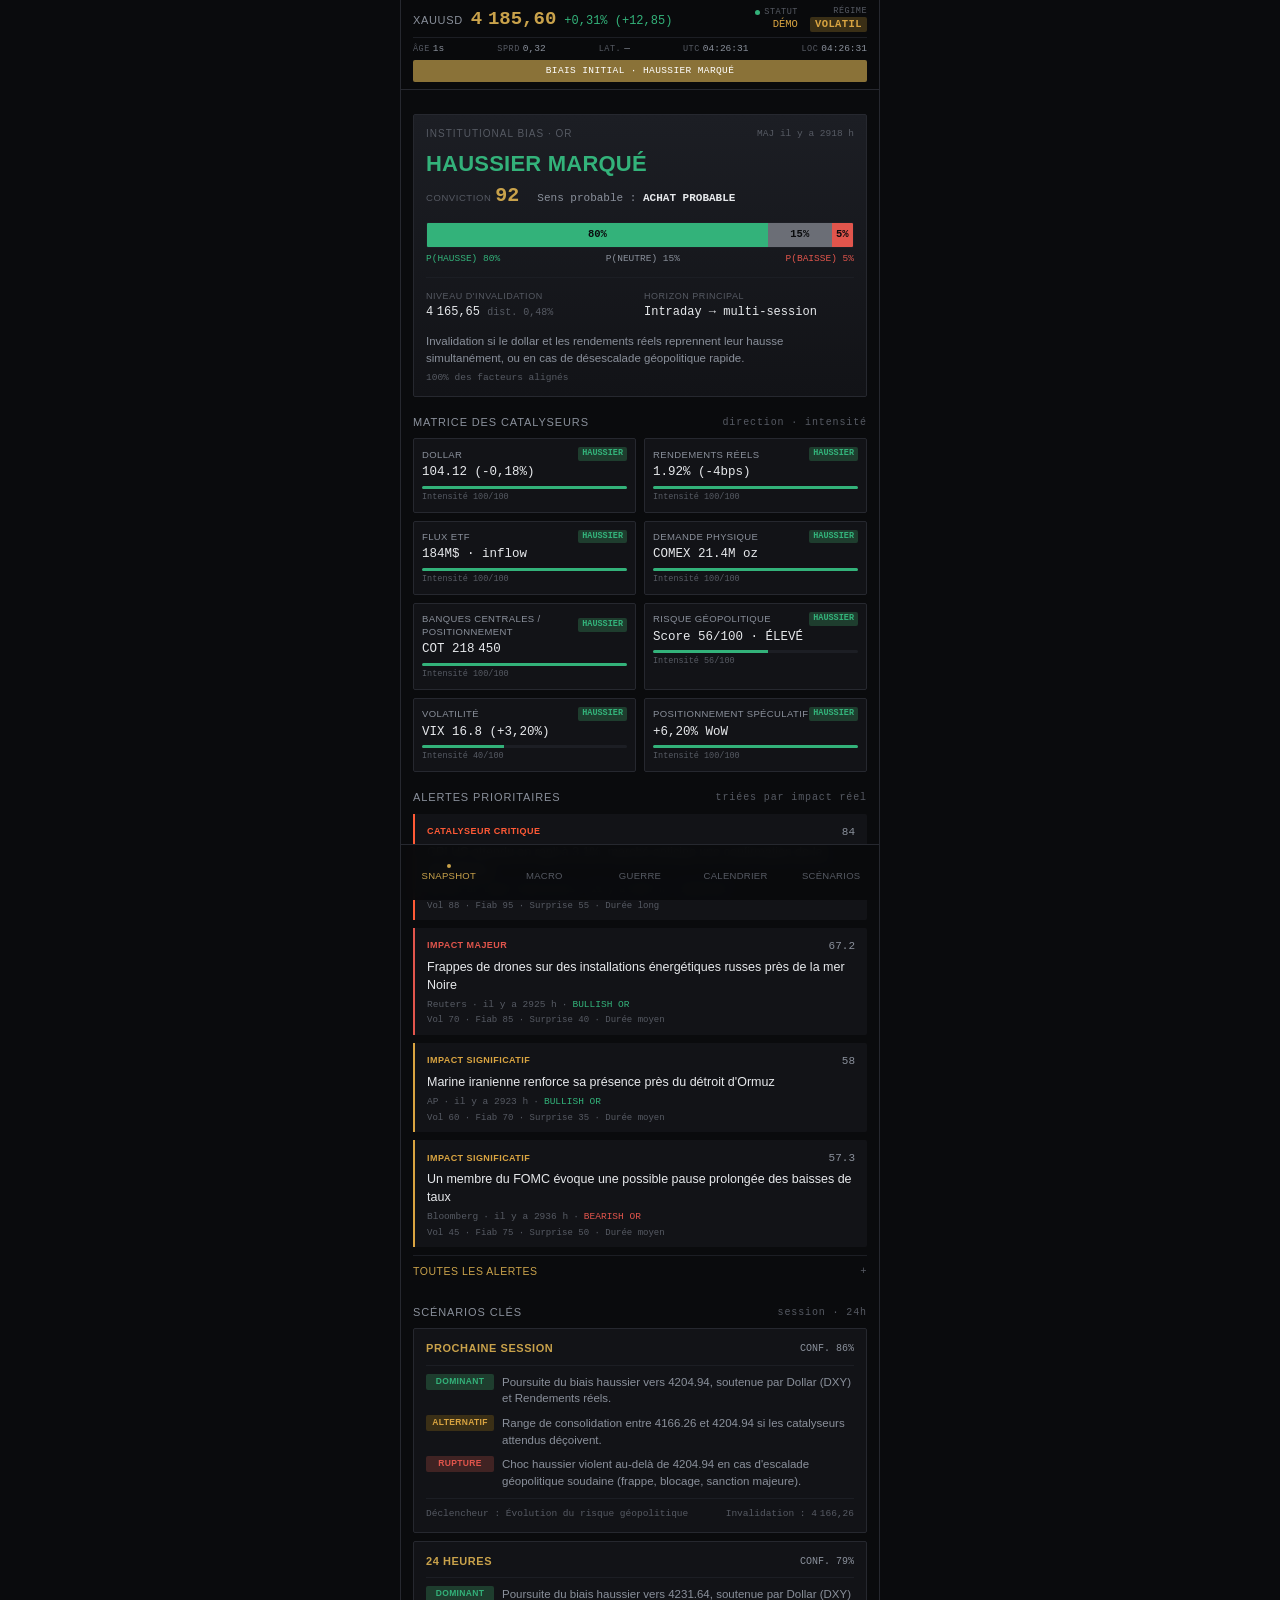
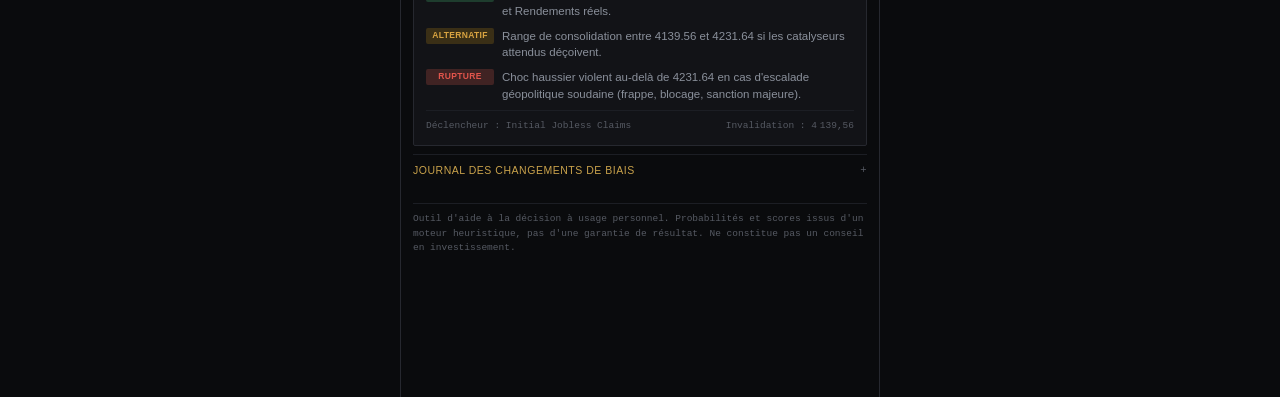
<file: index-13.html>
<!DOCTYPE html>
<html lang="fr">
<head>
<meta charset="UTF-8">
<meta name="viewport" content="width=device-width, initial-scale=1, viewport-fit=cover, maximum-scale=1">
<meta name="theme-color" content="#0A0B0D">
<meta name="description" content="Gold Compass — terminal institutionnel XAUUSD : biais, conviction, news gradées, risque géopolitique, scénarios.">
<title>GOLD COMPASS · XAUUSD</title>
<link rel="stylesheet" href="styles.css">
</head>
<body>

<div id="app-loading">CHARGEMENT DU TERMINAL…</div>

<div class="app-shell" id="app">

  <!-- ============ 1. HEADER FIXE ============ -->
  <header class="header-fixed">
    <div class="hdr-row hdr-row-main">
      <div class="hdr-left">
        <span class="hdr-symbol">XAUUSD</span>
        <span id="hdr-price">—</span>
        <span id="hdr-change" class="hdr-change flat">—</span>
      </div>
      <div class="hdr-right">
        <span id="hdr-status-block" role="button" tabindex="0" title="Toucher pour rafraîchir">
          <span class="k"><span id="live-dot" class="live-dot"></span>STATUT</span>
          <span id="hdr-status" class="hdr-status">—</span>
        </span>
        <span><span class="k">RÉGIME</span><span id="hdr-regime" class="hdr-regime">—</span></span>
      </div>
    </div>
    <div class="hdr-row hdr-row-sub">
      <span><span class="k">ÂGE</span><span id="hdr-age" class="hdr-age">—</span></span>
      <span><span class="k">SPRD</span><span id="hdr-spread">—</span></span>
      <span><span class="k">LAT.</span><span id="hdr-latency">—</span></span>
      <span><span class="k">UTC</span><span id="hdr-utc">—</span></span>
      <span><span class="k">LOC</span><span id="hdr-local">—</span></span>
    </div>
    <div id="bias-change-flash" class="bias-change-flash" role="status" aria-live="polite"></div>
  </header>

  <!-- ============ CONTENU ============ -->
  <main class="content">

    <!-- ============ TAB : SNAPSHOT ============ -->
    <section class="tab-panel active" data-tab="snapshot">

      <!-- 2. BANDEAU INSTITUTIONAL BIAS -->
      <div class="bias-banner">
        <div class="bias-head">
          <span class="bias-eyebrow">Institutional Bias · Or</span>
          <span class="bias-updated-wrap">MAJ <span id="bias-updated">—</span></span>
        </div>
        <div id="bias-label" class="bias-label">—</div>
        <div class="bias-row2">
          <span class="bias-conviction"><span class="bias-conviction-k">CONVICTION</span><span id="bias-conviction-value">—</span></span>
          <span class="bias-direction-wrap">Sens probable : <span id="bias-direction">—</span></span>
        </div>

        <div class="prob-bar" id="prob-bar"></div>
        <div class="prob-labels" id="prob-labels"></div>

        <div class="bias-detail-grid">
          <div class="bias-detail-item">
            <div class="k">Niveau d'invalidation</div>
            <div class="v"><span id="bias-invalidation">—</span> <span id="bias-invalidation-pct" class="v-sub"></span></div>
          </div>
          <div class="bias-detail-item">
            <div class="k">Horizon principal</div>
            <div class="v">Intraday → multi-session</div>
          </div>
        </div>

        <p class="bias-alt" id="bias-alt">—</p>
        <div class="bias-agreement" id="bias-agreement">—</div>
      </div>

      <!-- 3. MATRICE DES CATALYSEURS -->
      <div class="section-title">Matrice des catalyseurs <span class="section-sub">direction · intensité</span></div>
      <div class="catalyst-grid" id="catalyst-grid"></div>

      <!-- 4. FIL D'ALERTES PRIORISÉ -->
      <div class="section-title">Alertes prioritaires <span class="section-sub">triées par impact réel</span></div>
      <div id="news-feed-snapshot"></div>
      <details class="accordion">
        <summary>Toutes les alertes</summary>
        <div id="news-feed-full" style="margin-top:var(--gap-s);"></div>
      </details>

      <!-- 5. SCÉNARIOS (aperçu) -->
      <div class="section-title">Scénarios clés <span class="section-sub">session · 24h</span></div>
      <div id="scenario-cards-snapshot"></div>

      <!-- JOURNAL D'AUDIT DES BIAIS -->
      <details class="accordion">
        <summary>Journal des changements de biais</summary>
        <div id="bias-history" class="bias-history"></div>
      </details>

      <p class="disclaimer">Outil d'aide à la décision à usage personnel. Probabilités et scores issus d'un moteur heuristique, pas d'une garantie de résultat. Ne constitue pas un conseil en investissement.</p>
    </section>

    <!-- ============ TAB : MACRO ============ -->
    <section class="tab-panel" data-tab="macro">
      <div class="section-title">Macro & marchés <span class="section-sub">flux normalisés</span></div>
      <div id="macro-list"></div>
    </section>

    <!-- ============ TAB : GUERRE ============ -->
    <section class="tab-panel" data-tab="guerre">
      <div class="section-title">Global Risk Score</div>
      <div class="risk-summary">
        <div class="risk-score-block">
          <div><span id="risk-score-value">—</span><span class="risk-score-max">/100</span></div>
          <div id="risk-score-level" class="risk-level">—</div>
        </div>
        <div class="risk-trend-list">
          <div class="risk-trend-row"><span class="k">Zones en escalade</span><span id="risk-escalating">—</span></div>
          <div class="risk-trend-row"><span class="k">Zones stables</span><span id="risk-stable">—</span></div>
          <div class="risk-trend-row"><span class="k">Zones en désescalade</span><span id="risk-deescalating">—</span></div>
        </div>
      </div>

      <div class="section-title">Safe Haven Engine <span class="section-sub">demande refuge / risk-off</span></div>
      <div class="haven-grid" id="haven-grid"></div>

      <div class="section-title">Zones de tension</div>
      <div id="geo-zones"></div>
    </section>

    <!-- ============ TAB : CALENDRIER ============ -->
    <section class="tab-panel" data-tab="calendrier">
      <div class="section-title">Calendrier macro <span class="section-sub">événements à venir</span></div>
      <div id="calendar-list"></div>
    </section>

    <!-- ============ TAB : SCÉNARIOS ============ -->
    <section class="tab-panel" data-tab="scenarios">
      <div class="section-title">Scénarios par horizon <span class="section-sub">1h · session · 24h · 48h · semaine</span></div>
      <div id="scenario-cards-full"></div>
    </section>

  </main>

  <!-- ============ 6. FOOTER FIXE — NAVIGATION ============ -->
  <nav class="footer-nav">
    <button class="nav-btn active" data-tab="snapshot"><span class="nav-dot"></span>Snapshot</button>
    <button class="nav-btn" data-tab="macro"><span class="nav-dot"></span>Macro</button>
    <button class="nav-btn" data-tab="guerre"><span class="nav-dot"></span>Guerre</button>
    <button class="nav-btn" data-tab="calendrier"><span class="nav-dot"></span>Calendrier</button>
    <button class="nav-btn" data-tab="scenarios"><span class="nav-dot"></span>Scénarios</button>
  </nav>

</div>

<script src="app.js"></script>
</body>
</html>
</file>
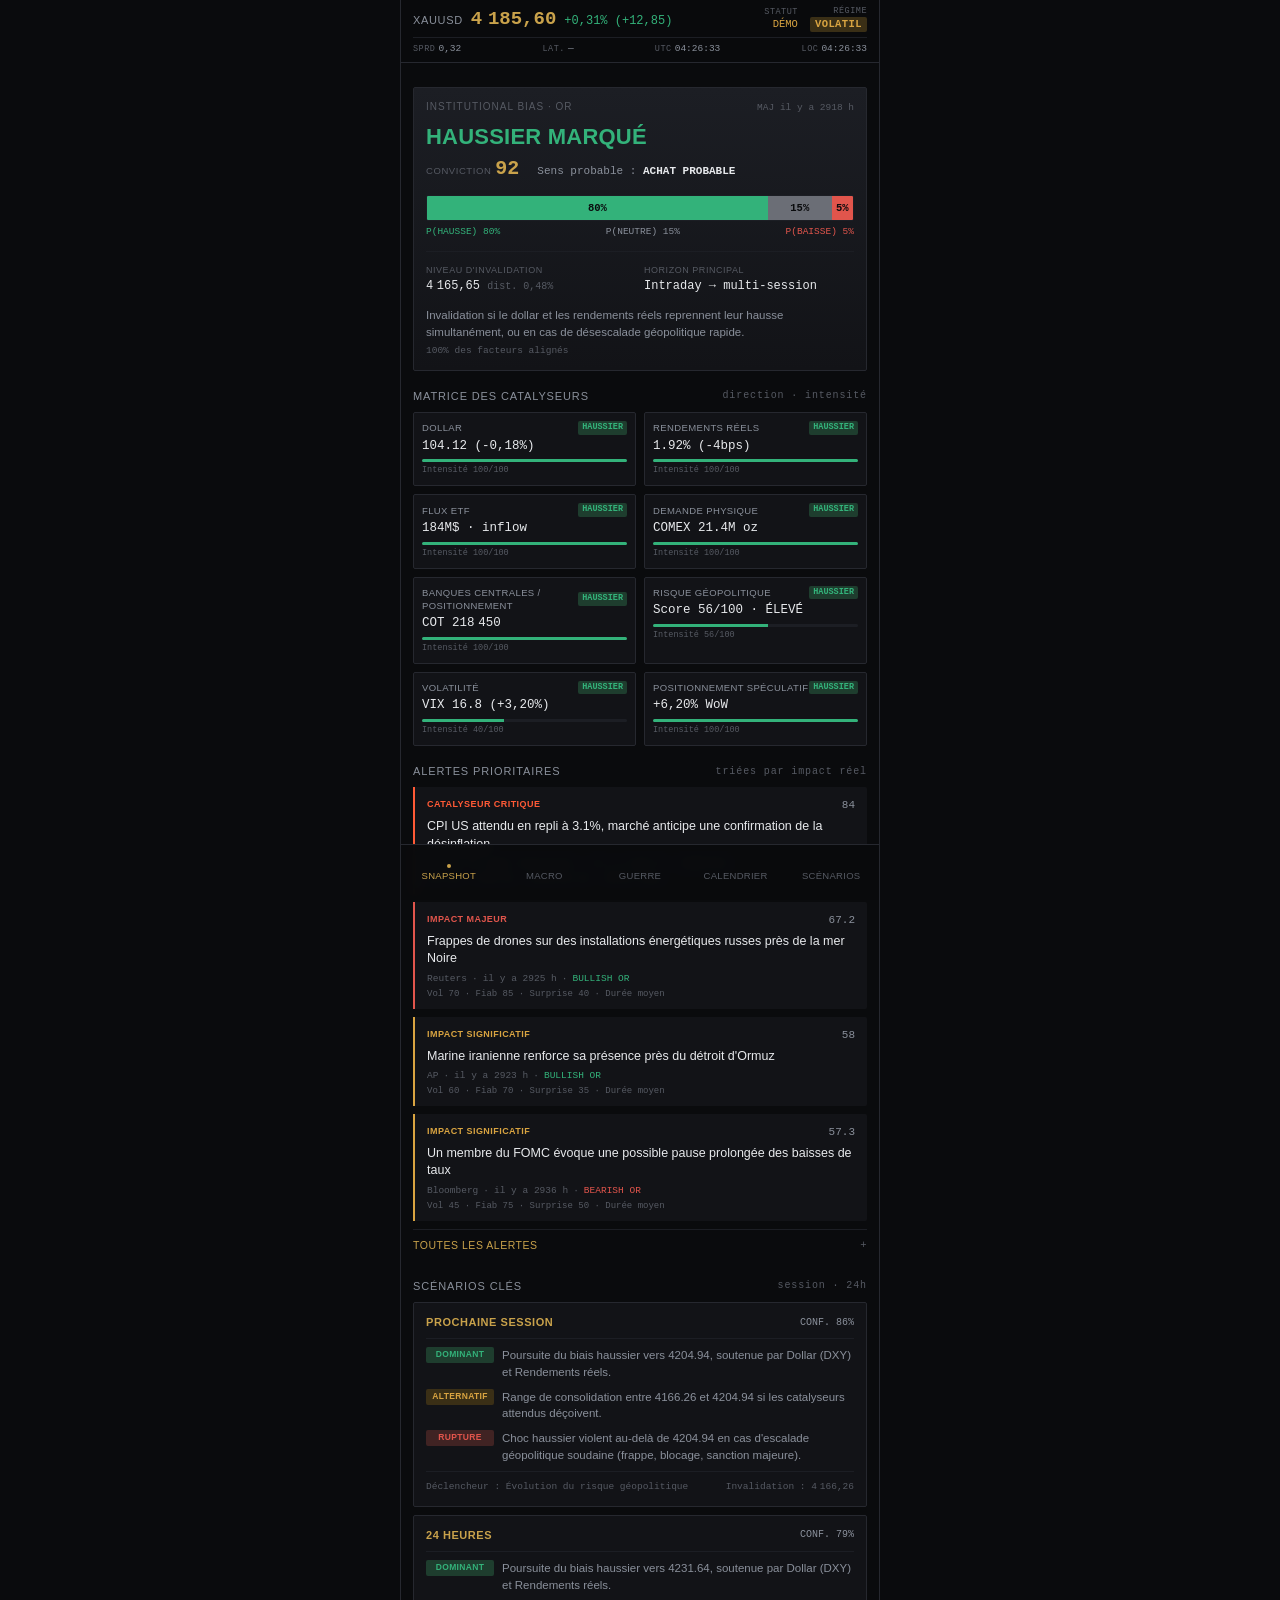
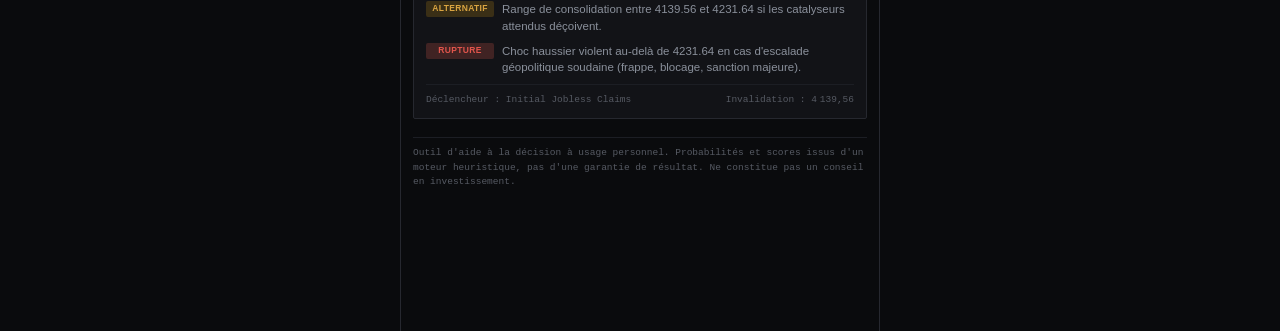
<file: index-15.html>
<!DOCTYPE html>
<html lang="fr">
<head>
<meta charset="UTF-8">
<meta name="viewport" content="width=device-width, initial-scale=1, viewport-fit=cover, maximum-scale=1">
<meta name="theme-color" content="#0A0B0D">
<meta name="description" content="Gold Compass — terminal institutionnel XAUUSD : biais, conviction, news gradées, risque géopolitique, scénarios.">
<title>GOLD COMPASS · XAUUSD</title>
<link rel="stylesheet" href="styles.css">
</head>
<body>

<div id="app-loading">CHARGEMENT DU TERMINAL…</div>

<div class="app-shell" id="app">

  <!-- ============ 1. HEADER FIXE ============ -->
  <header class="header-fixed">
    <div class="hdr-row hdr-row-main">
      <div class="hdr-left">
        <span class="hdr-symbol">XAUUSD</span>
        <span id="hdr-price">—</span>
        <span id="hdr-change" class="hdr-change flat">—</span>
      </div>
      <div class="hdr-right">
        <span><span class="k">STATUT</span><span id="hdr-status" class="hdr-status">—</span></span>
        <span><span class="k">RÉGIME</span><span id="hdr-regime" class="hdr-regime">—</span></span>
      </div>
    </div>
    <div class="hdr-row hdr-row-sub">
      <span><span class="k">SPRD</span><span id="hdr-spread">—</span></span>
      <span><span class="k">LAT.</span><span id="hdr-latency">—</span></span>
      <span><span class="k">UTC</span><span id="hdr-utc">—</span></span>
      <span><span class="k">LOC</span><span id="hdr-local">—</span></span>
    </div>
  </header>

  <!-- ============ CONTENU ============ -->
  <main class="content">

    <!-- ============ TAB : SNAPSHOT ============ -->
    <section class="tab-panel active" data-tab="snapshot">

      <!-- 2. BANDEAU INSTITUTIONAL BIAS -->
      <div class="bias-banner">
        <div class="bias-head">
          <span class="bias-eyebrow">Institutional Bias · Or</span>
          <span class="bias-updated-wrap">MAJ <span id="bias-updated">—</span></span>
        </div>
        <div id="bias-label" class="bias-label">—</div>
        <div class="bias-row2">
          <span class="bias-conviction"><span class="bias-conviction-k">CONVICTION</span><span id="bias-conviction-value">—</span></span>
          <span class="bias-direction-wrap">Sens probable : <span id="bias-direction">—</span></span>
        </div>

        <div class="prob-bar" id="prob-bar"></div>
        <div class="prob-labels" id="prob-labels"></div>

        <div class="bias-detail-grid">
          <div class="bias-detail-item">
            <div class="k">Niveau d'invalidation</div>
            <div class="v"><span id="bias-invalidation">—</span> <span id="bias-invalidation-pct" class="v-sub"></span></div>
          </div>
          <div class="bias-detail-item">
            <div class="k">Horizon principal</div>
            <div class="v">Intraday → multi-session</div>
          </div>
        </div>

        <p class="bias-alt" id="bias-alt">—</p>
        <div class="bias-agreement" id="bias-agreement">—</div>
      </div>

      <!-- 3. MATRICE DES CATALYSEURS -->
      <div class="section-title">Matrice des catalyseurs <span class="section-sub">direction · intensité</span></div>
      <div class="catalyst-grid" id="catalyst-grid"></div>

      <!-- 4. FIL D'ALERTES PRIORISÉ -->
      <div class="section-title">Alertes prioritaires <span class="section-sub">triées par impact réel</span></div>
      <div id="news-feed-snapshot"></div>
      <details class="accordion">
        <summary>Toutes les alertes</summary>
        <div id="news-feed-full" style="margin-top:var(--gap-s);"></div>
      </details>

      <!-- 5. SCÉNARIOS (aperçu) -->
      <div class="section-title">Scénarios clés <span class="section-sub">session · 24h</span></div>
      <div id="scenario-cards-snapshot"></div>

      <p class="disclaimer">Outil d'aide à la décision à usage personnel. Probabilités et scores issus d'un moteur heuristique, pas d'une garantie de résultat. Ne constitue pas un conseil en investissement.</p>
    </section>

    <!-- ============ TAB : MACRO ============ -->
    <section class="tab-panel" data-tab="macro">
      <div class="section-title">Macro & marchés <span class="section-sub">flux normalisés</span></div>
      <div id="macro-list"></div>
    </section>

    <!-- ============ TAB : GUERRE ============ -->
    <section class="tab-panel" data-tab="guerre">
      <div class="section-title">Global Risk Score</div>
      <div class="risk-summary">
        <div class="risk-score-block">
          <div><span id="risk-score-value">—</span><span class="risk-score-max">/100</span></div>
          <div id="risk-score-level" class="risk-level">—</div>
        </div>
        <div class="risk-trend-list">
          <div class="risk-trend-row"><span class="k">Zones en escalade</span><span id="risk-escalating">—</span></div>
          <div class="risk-trend-row"><span class="k">Zones stables</span><span id="risk-stable">—</span></div>
          <div class="risk-trend-row"><span class="k">Zones en désescalade</span><span id="risk-deescalating">—</span></div>
        </div>
      </div>

      <div class="section-title">Safe Haven Engine <span class="section-sub">demande refuge / risk-off</span></div>
      <div class="haven-grid" id="haven-grid"></div>

      <div class="section-title">Zones de tension</div>
      <div id="geo-zones"></div>
    </section>

    <!-- ============ TAB : CALENDRIER ============ -->
    <section class="tab-panel" data-tab="calendrier">
      <div class="section-title">Calendrier macro <span class="section-sub">événements à venir</span></div>
      <div id="calendar-list"></div>
    </section>

    <!-- ============ TAB : SCÉNARIOS ============ -->
    <section class="tab-panel" data-tab="scenarios">
      <div class="section-title">Scénarios par horizon <span class="section-sub">1h · session · 24h · 48h · semaine</span></div>
      <div id="scenario-cards-full"></div>
    </section>

  </main>

  <!-- ============ 6. FOOTER FIXE — NAVIGATION ============ -->
  <nav class="footer-nav">
    <button class="nav-btn active" data-tab="snapshot"><span class="nav-dot"></span>Snapshot</button>
    <button class="nav-btn" data-tab="macro"><span class="nav-dot"></span>Macro</button>
    <button class="nav-btn" data-tab="guerre"><span class="nav-dot"></span>Guerre</button>
    <button class="nav-btn" data-tab="calendrier"><span class="nav-dot"></span>Calendrier</button>
    <button class="nav-btn" data-tab="scenarios"><span class="nav-dot"></span>Scénarios</button>
  </nav>

</div>

<script src="app.js"></script>
</body>
</html>
</file>
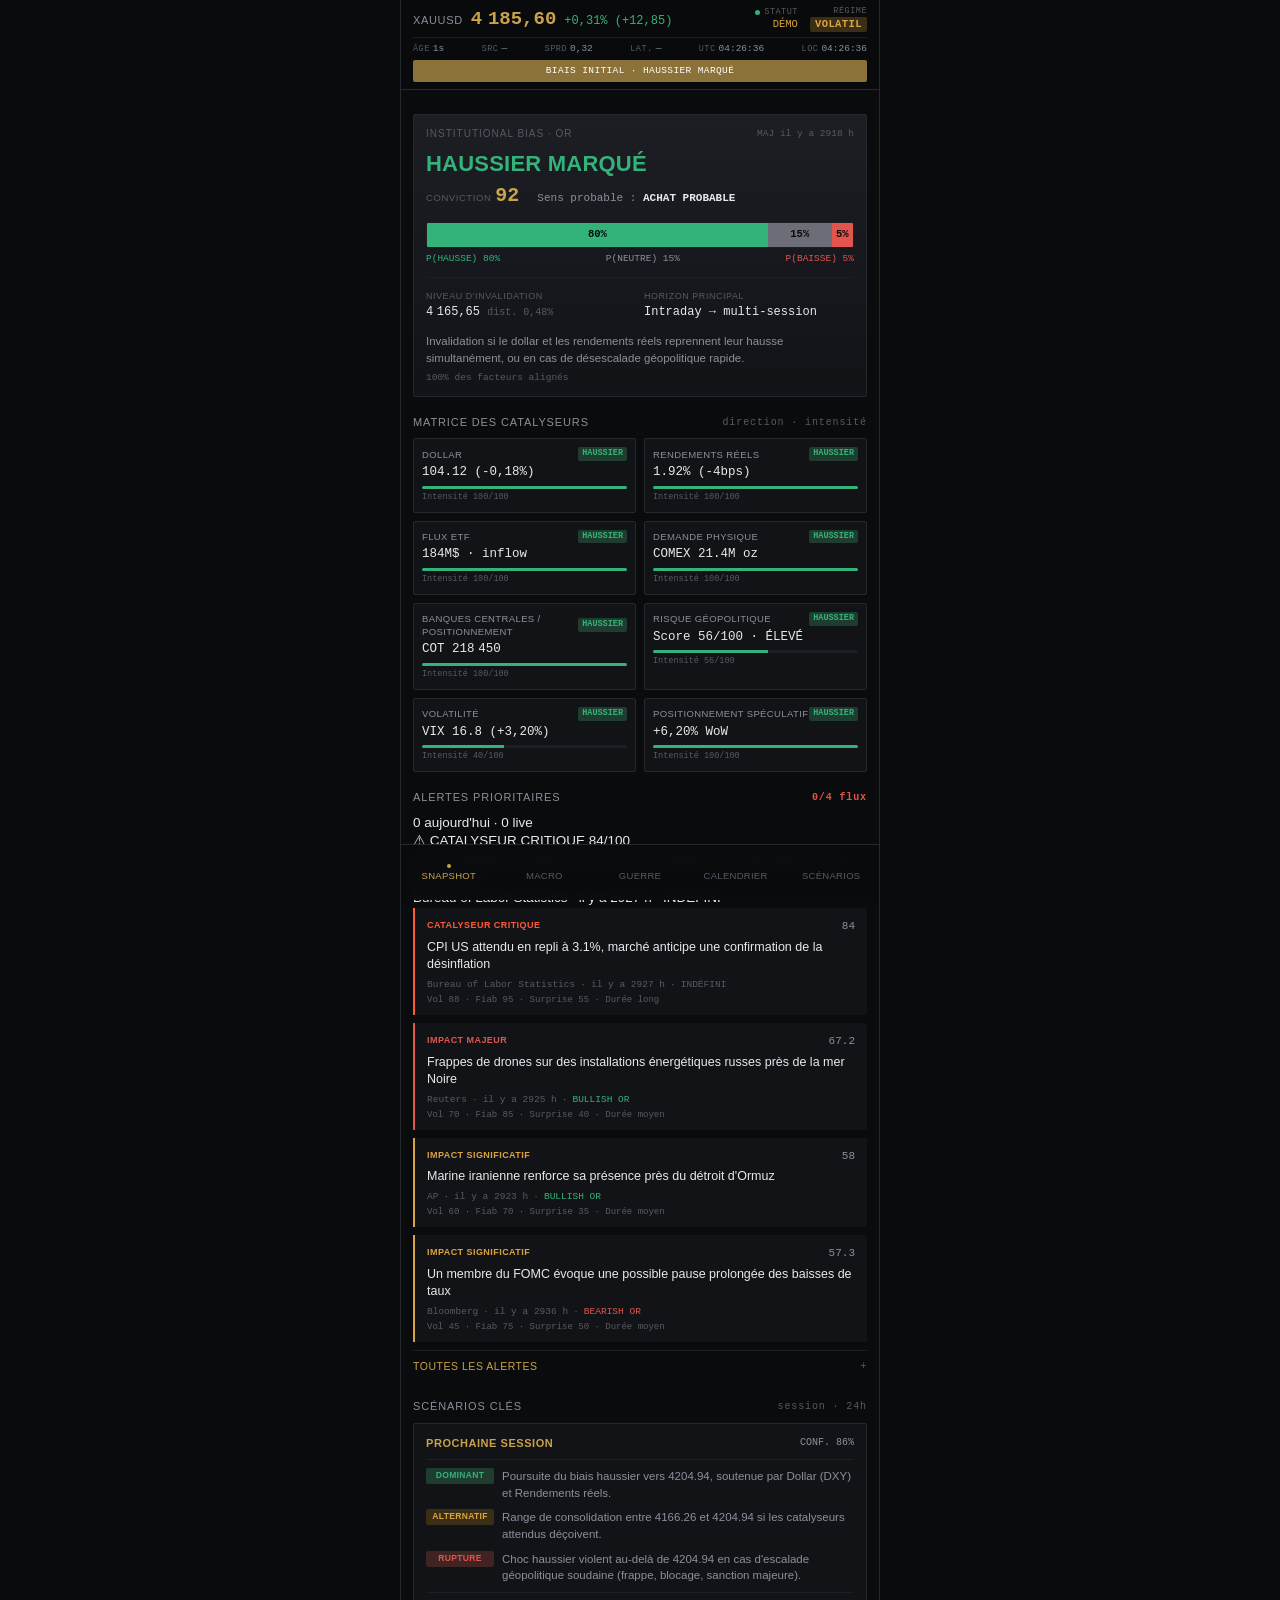
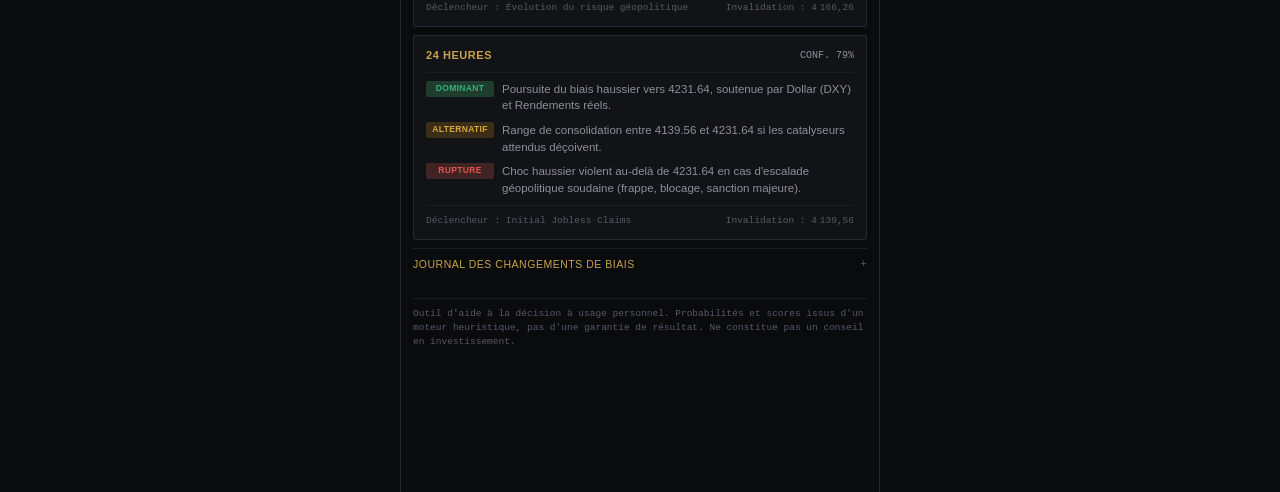
<file: index-16.html>
<!DOCTYPE html>
<html lang="fr">
<head>
<meta charset="UTF-8">
<meta name="viewport" content="width=device-width, initial-scale=1, viewport-fit=cover, maximum-scale=1">
<meta name="theme-color" content="#0A0B0D">
<meta name="description" content="Gold Compass — terminal institutionnel XAUUSD : biais, conviction, news gradées, risque géopolitique, scénarios.">
<title>GOLD COMPASS · XAUUSD</title>
<link rel="stylesheet" href="styles.css">
</head>
<body>

<div id="app-loading">CHARGEMENT DU TERMINAL…</div>

<div class="app-shell" id="app">

  <!-- ============ 1. HEADER FIXE ============ -->
  <header class="header-fixed">
    <div class="hdr-row hdr-row-main">
      <div class="hdr-left">
        <span class="hdr-symbol">XAUUSD</span>
        <span id="hdr-price">—</span>
        <span id="hdr-change" class="hdr-change flat">—</span>
      </div>
      <div class="hdr-right">
        <span id="hdr-status-block" role="button" tabindex="0" title="Toucher pour rafraîchir">
          <span class="k"><span id="live-dot" class="live-dot"></span>STATUT</span>
          <span id="hdr-status" class="hdr-status">—</span>
        </span>
        <span><span class="k">RÉGIME</span><span id="hdr-regime" class="hdr-regime">—</span></span>
      </div>
    </div>
    <div class="hdr-row hdr-row-sub">
      <span><span class="k">ÂGE</span><span id="hdr-age" class="hdr-age">—</span></span>
      <span><span class="k">SRC</span><span id="hdr-src" class="hdr-src">—</span></span>
      <span><span class="k">SPRD</span><span id="hdr-spread">—</span></span>
      <span><span class="k">LAT.</span><span id="hdr-latency">—</span></span>
      <span><span class="k">UTC</span><span id="hdr-utc">—</span></span>
      <span><span class="k">LOC</span><span id="hdr-local">—</span></span>
    </div>
    <div id="bias-change-flash" class="bias-change-flash" role="status" aria-live="polite"></div>
  </header>

  <!-- ============ CONTENU ============ -->
  <main class="content">

    <!-- ============ TAB : SNAPSHOT ============ -->
    <section class="tab-panel active" data-tab="snapshot">

      <!-- 2. BANDEAU INSTITUTIONAL BIAS -->
      <div class="bias-banner">
        <div class="bias-head">
          <span class="bias-eyebrow">Institutional Bias · Or</span>
          <span class="bias-updated-wrap">MAJ <span id="bias-updated">—</span></span>
        </div>
        <div id="bias-label" class="bias-label">—</div>
        <div class="bias-row2">
          <span class="bias-conviction"><span class="bias-conviction-k">CONVICTION</span><span id="bias-conviction-value">—</span></span>
          <span class="bias-direction-wrap">Sens probable : <span id="bias-direction">—</span></span>
        </div>

        <div class="prob-bar" id="prob-bar"></div>
        <div class="prob-labels" id="prob-labels"></div>

        <div class="bias-detail-grid">
          <div class="bias-detail-item">
            <div class="k">Niveau d'invalidation</div>
            <div class="v"><span id="bias-invalidation">—</span> <span id="bias-invalidation-pct" class="v-sub"></span></div>
          </div>
          <div class="bias-detail-item">
            <div class="k">Horizon principal</div>
            <div class="v">Intraday → multi-session</div>
          </div>
        </div>

        <p class="bias-alt" id="bias-alt">—</p>
        <div class="bias-agreement" id="bias-agreement">—</div>
      </div>

      <!-- 3. MATRICE DES CATALYSEURS -->
      <div class="section-title">Matrice des catalyseurs <span class="section-sub">direction · intensité</span></div>
      <div class="catalyst-grid" id="catalyst-grid"></div>

      <!-- 4. FIL D'ALERTES PRIORISÉ -->
      <div class="section-title">Alertes prioritaires <span class="section-sub" id="news-sources">—</span></div>
      <div class="news-counter" id="news-counter">—</div>
      <div id="news-alert"></div>
      <div id="news-feed-snapshot"></div>
      <details class="accordion">
        <summary>Toutes les alertes</summary>
        <div id="news-feed-full" style="margin-top:var(--gap-s);"></div>
      </details>

      <!-- 5. SCÉNARIOS (aperçu) -->
      <div class="section-title">Scénarios clés <span class="section-sub">session · 24h</span></div>
      <div id="scenario-cards-snapshot"></div>

      <!-- JOURNAL D'AUDIT DES BIAIS -->
      <details class="accordion">
        <summary>Journal des changements de biais</summary>
        <div id="bias-history" class="bias-history"></div>
      </details>

      <p class="disclaimer">Outil d'aide à la décision à usage personnel. Probabilités et scores issus d'un moteur heuristique, pas d'une garantie de résultat. Ne constitue pas un conseil en investissement.</p>
    </section>

    <!-- ============ TAB : MACRO ============ -->
    <section class="tab-panel" data-tab="macro">
      <div class="section-title">Macro & marchés <span class="section-sub" id="macro-live-count">—</span></div>
      <div id="macro-list"></div>
      <p class="macro-legend">
        <i class="macro-live-dot"></i> flux live (Yahoo, ~45s) &nbsp;·&nbsp;
        <i class="macro-static-dot"></i> série statique issue de data.json
      </p>
    </section>

    <!-- ============ TAB : GUERRE ============ -->
    <section class="tab-panel" data-tab="guerre">
      <div class="section-title">Global Risk Score</div>
      <div class="risk-summary">
        <div class="risk-score-block">
          <div><span id="risk-score-value">—</span><span class="risk-score-max">/100</span></div>
          <div id="risk-score-level" class="risk-level">—</div>
        </div>
        <div class="risk-trend-list">
          <div class="risk-trend-row"><span class="k">Zones en escalade</span><span id="risk-escalating">—</span></div>
          <div class="risk-trend-row"><span class="k">Zones stables</span><span id="risk-stable">—</span></div>
          <div class="risk-trend-row"><span class="k">Zones en désescalade</span><span id="risk-deescalating">—</span></div>
        </div>
      </div>

      <div class="section-title">Safe Haven Engine <span class="section-sub">demande refuge / risk-off</span></div>
      <div class="haven-grid" id="haven-grid"></div>

      <div class="section-title">Zones de tension <span class="section-sub" id="geo-live-count">—</span></div>
      <div id="geo-zones"></div>
    </section>

    <!-- ============ TAB : CALENDRIER ============ -->
    <section class="tab-panel" data-tab="calendrier">
      <div class="section-title">Calendrier macro <span class="section-sub" id="cal-counter">—</span></div>
      <div id="cal-alert"></div>
      <div class="cal-group-title">À venir <span class="cal-src" id="cal-source">—</span></div>
      <div id="cal-upcoming"></div>
      <details class="accordion">
        <summary>Déjà publié <span class="cal-past-count" id="cal-past-count">—</span></summary>
        <div id="cal-past" style="margin-top:var(--gap-s);"></div>
      </details>
      <p class="cal-legend">
        Score d'impact spécifique à l'or (0–100), pas l'importance générique de marché.
        Heures affichées en local puis UTC.
      </p>
    </section>

    <!-- ============ TAB : SCÉNARIOS ============ -->
    <section class="tab-panel" data-tab="scenarios">
      <div class="section-title">Scénarios par horizon <span class="section-sub" id="scenario-calib">—</span></div>
      <div id="scenario-cards-full"></div>
      <p class="cal-legend">
        Amplitudes calibrées chaque jour sur l'amplitude quotidienne réellement
        observée (moyenne des 14 dernières séances), pas sur des pourcentages figés.
      </p>
    </section>

  </main>

  <!-- ============ 6. FOOTER FIXE — NAVIGATION ============ -->
  <nav class="footer-nav">
    <button class="nav-btn active" data-tab="snapshot"><span class="nav-dot"></span>Snapshot</button>
    <button class="nav-btn" data-tab="macro"><span class="nav-dot"></span>Macro</button>
    <button class="nav-btn" data-tab="guerre"><span class="nav-dot"></span>Guerre</button>
    <button class="nav-btn" data-tab="calendrier"><span class="nav-dot"></span>Calendrier</button>
    <button class="nav-btn" data-tab="scenarios"><span class="nav-dot"></span>Scénarios</button>
  </nav>

</div>

<script src="app.js"></script>
</body>
</html>
</file>
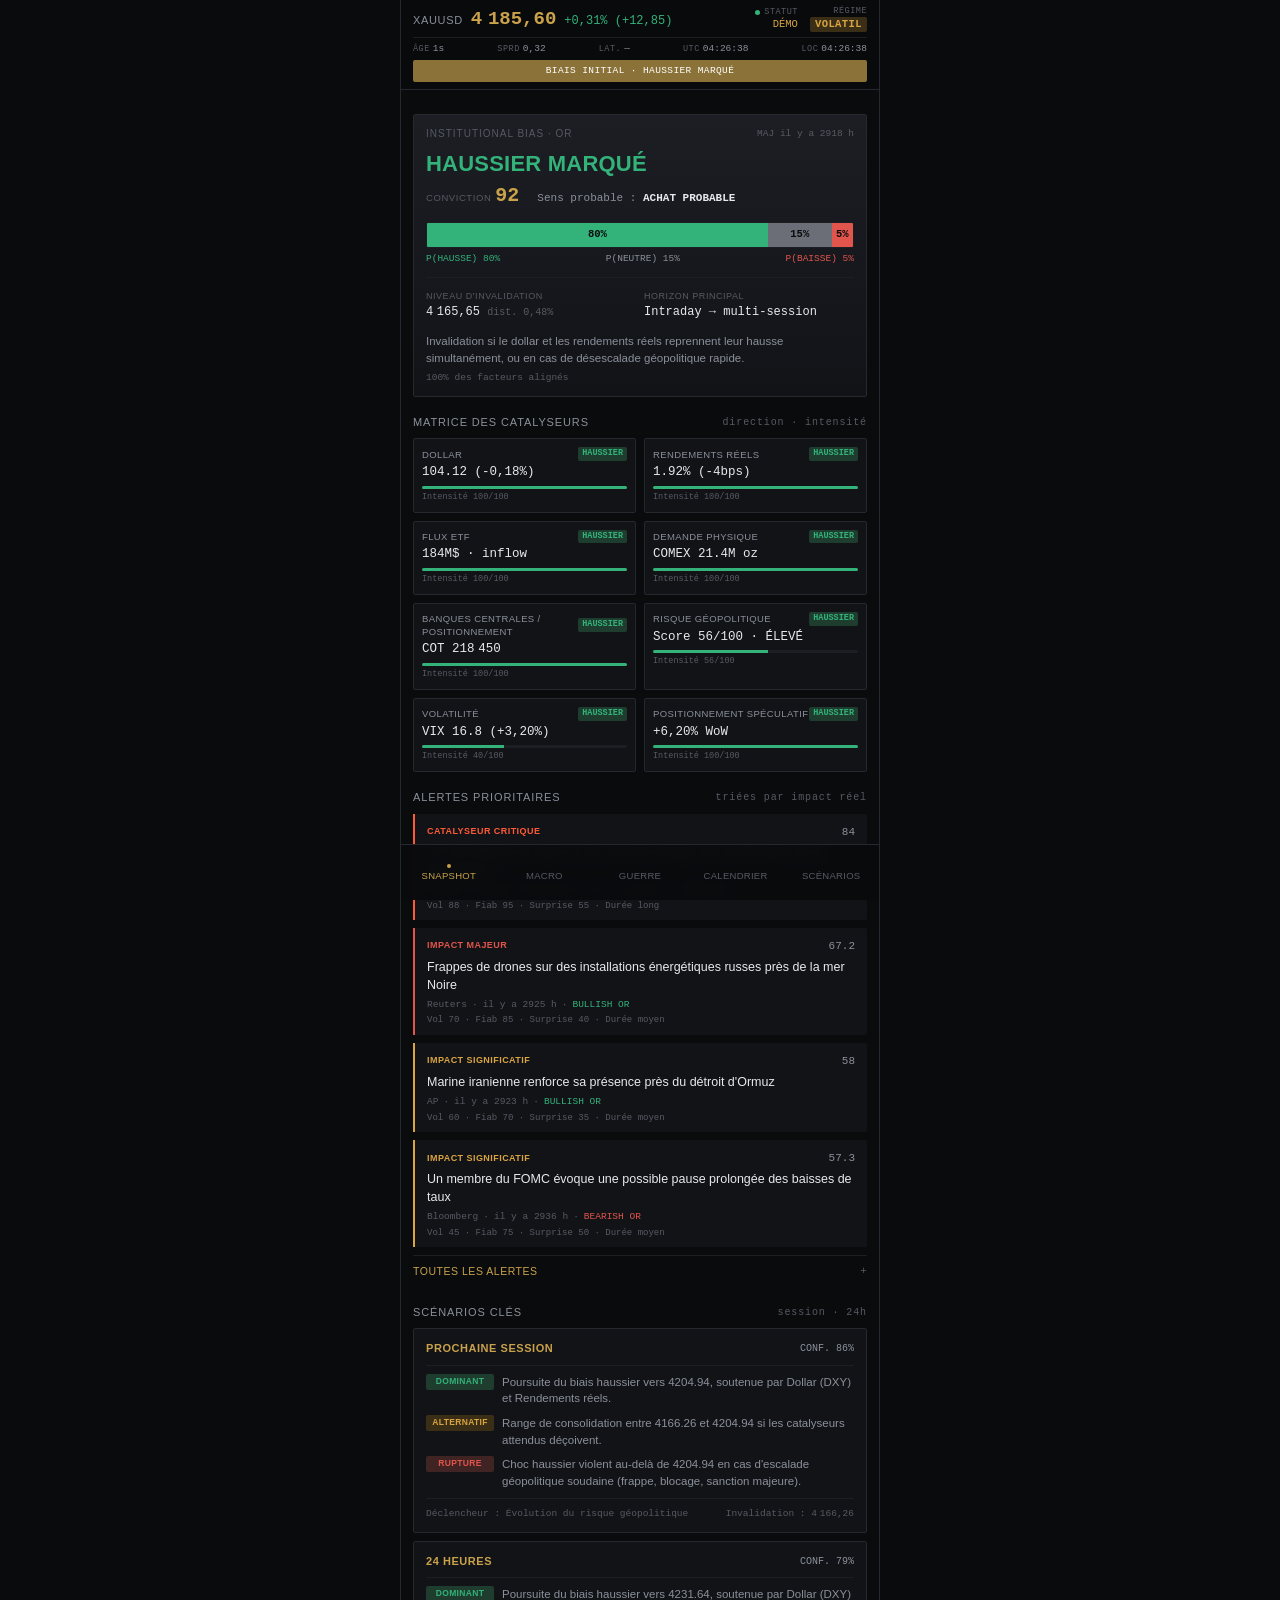
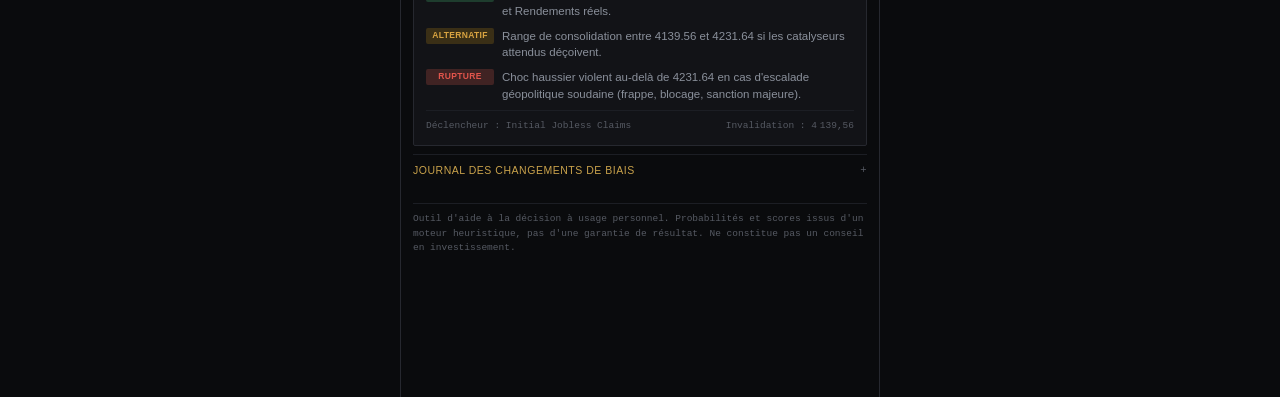
<file: index-21.html>
<!DOCTYPE html>
<html lang="fr">
<head>
<meta charset="UTF-8">
<meta name="viewport" content="width=device-width, initial-scale=1, viewport-fit=cover, maximum-scale=1">
<meta name="theme-color" content="#0A0B0D">
<meta name="description" content="Gold Compass — terminal institutionnel XAUUSD : biais, conviction, news gradées, risque géopolitique, scénarios.">
<title>GOLD COMPASS · XAUUSD</title>
<link rel="stylesheet" href="styles.css">
</head>
<body>

<div id="app-loading">CHARGEMENT DU TERMINAL…</div>

<div class="app-shell" id="app">

  <!-- ============ 1. HEADER FIXE ============ -->
  <header class="header-fixed">
    <div class="hdr-row hdr-row-main">
      <div class="hdr-left">
        <span class="hdr-symbol">XAUUSD</span>
        <span id="hdr-price">—</span>
        <span id="hdr-change" class="hdr-change flat">—</span>
      </div>
      <div class="hdr-right">
        <span id="hdr-status-block" role="button" tabindex="0" title="Toucher pour rafraîchir">
          <span class="k"><span id="live-dot" class="live-dot"></span>STATUT</span>
          <span id="hdr-status" class="hdr-status">—</span>
        </span>
        <span><span class="k">RÉGIME</span><span id="hdr-regime" class="hdr-regime">—</span></span>
      </div>
    </div>
    <div class="hdr-row hdr-row-sub">
      <span><span class="k">ÂGE</span><span id="hdr-age" class="hdr-age">—</span></span>
      <span><span class="k">SPRD</span><span id="hdr-spread">—</span></span>
      <span><span class="k">LAT.</span><span id="hdr-latency">—</span></span>
      <span><span class="k">UTC</span><span id="hdr-utc">—</span></span>
      <span><span class="k">LOC</span><span id="hdr-local">—</span></span>
    </div>
    <div id="bias-change-flash" class="bias-change-flash" role="status" aria-live="polite"></div>
  </header>

  <!-- ============ CONTENU ============ -->
  <main class="content">

    <!-- ============ TAB : SNAPSHOT ============ -->
    <section class="tab-panel active" data-tab="snapshot">

      <!-- 2. BANDEAU INSTITUTIONAL BIAS -->
      <div class="bias-banner">
        <div class="bias-head">
          <span class="bias-eyebrow">Institutional Bias · Or</span>
          <span class="bias-updated-wrap">MAJ <span id="bias-updated">—</span></span>
        </div>
        <div id="bias-label" class="bias-label">—</div>
        <div class="bias-row2">
          <span class="bias-conviction"><span class="bias-conviction-k">CONVICTION</span><span id="bias-conviction-value">—</span></span>
          <span class="bias-direction-wrap">Sens probable : <span id="bias-direction">—</span></span>
        </div>

        <div class="prob-bar" id="prob-bar"></div>
        <div class="prob-labels" id="prob-labels"></div>

        <div class="bias-detail-grid">
          <div class="bias-detail-item">
            <div class="k">Niveau d'invalidation</div>
            <div class="v"><span id="bias-invalidation">—</span> <span id="bias-invalidation-pct" class="v-sub"></span></div>
          </div>
          <div class="bias-detail-item">
            <div class="k">Horizon principal</div>
            <div class="v">Intraday → multi-session</div>
          </div>
        </div>

        <p class="bias-alt" id="bias-alt">—</p>
        <div class="bias-agreement" id="bias-agreement">—</div>
      </div>

      <!-- 3. MATRICE DES CATALYSEURS -->
      <div class="section-title">Matrice des catalyseurs <span class="section-sub">direction · intensité</span></div>
      <div class="catalyst-grid" id="catalyst-grid"></div>

      <!-- 4. FIL D'ALERTES PRIORISÉ -->
      <div class="section-title">Alertes prioritaires <span class="section-sub">triées par impact réel</span></div>
      <div id="news-feed-snapshot"></div>
      <details class="accordion">
        <summary>Toutes les alertes</summary>
        <div id="news-feed-full" style="margin-top:var(--gap-s);"></div>
      </details>

      <!-- 5. SCÉNARIOS (aperçu) -->
      <div class="section-title">Scénarios clés <span class="section-sub">session · 24h</span></div>
      <div id="scenario-cards-snapshot"></div>

      <!-- JOURNAL D'AUDIT DES BIAIS -->
      <details class="accordion">
        <summary>Journal des changements de biais</summary>
        <div id="bias-history" class="bias-history"></div>
      </details>

      <p class="disclaimer">Outil d'aide à la décision à usage personnel. Probabilités et scores issus d'un moteur heuristique, pas d'une garantie de résultat. Ne constitue pas un conseil en investissement.</p>
    </section>

    <!-- ============ TAB : MACRO ============ -->
    <section class="tab-panel" data-tab="macro">
      <div class="section-title">Macro & marchés <span class="section-sub" id="macro-live-count">—</span></div>
      <div id="macro-list"></div>
      <p class="macro-legend">
        <i class="macro-live-dot"></i> flux live (Yahoo, ~45s) &nbsp;·&nbsp;
        <i class="macro-static-dot"></i> série statique issue de data.json
      </p>
    </section>

    <!-- ============ TAB : GUERRE ============ -->
    <section class="tab-panel" data-tab="guerre">
      <div class="section-title">Global Risk Score</div>
      <div class="risk-summary">
        <div class="risk-score-block">
          <div><span id="risk-score-value">—</span><span class="risk-score-max">/100</span></div>
          <div id="risk-score-level" class="risk-level">—</div>
        </div>
        <div class="risk-trend-list">
          <div class="risk-trend-row"><span class="k">Zones en escalade</span><span id="risk-escalating">—</span></div>
          <div class="risk-trend-row"><span class="k">Zones stables</span><span id="risk-stable">—</span></div>
          <div class="risk-trend-row"><span class="k">Zones en désescalade</span><span id="risk-deescalating">—</span></div>
        </div>
      </div>

      <div class="section-title">Safe Haven Engine <span class="section-sub">demande refuge / risk-off</span></div>
      <div class="haven-grid" id="haven-grid"></div>

      <div class="section-title">Zones de tension</div>
      <div id="geo-zones"></div>
    </section>

    <!-- ============ TAB : CALENDRIER ============ -->
    <section class="tab-panel" data-tab="calendrier">
      <div class="section-title">Calendrier macro <span class="section-sub">événements à venir</span></div>
      <div id="calendar-list"></div>
    </section>

    <!-- ============ TAB : SCÉNARIOS ============ -->
    <section class="tab-panel" data-tab="scenarios">
      <div class="section-title">Scénarios par horizon <span class="section-sub">1h · session · 24h · 48h · semaine</span></div>
      <div id="scenario-cards-full"></div>
    </section>

  </main>

  <!-- ============ 6. FOOTER FIXE — NAVIGATION ============ -->
  <nav class="footer-nav">
    <button class="nav-btn active" data-tab="snapshot"><span class="nav-dot"></span>Snapshot</button>
    <button class="nav-btn" data-tab="macro"><span class="nav-dot"></span>Macro</button>
    <button class="nav-btn" data-tab="guerre"><span class="nav-dot"></span>Guerre</button>
    <button class="nav-btn" data-tab="calendrier"><span class="nav-dot"></span>Calendrier</button>
    <button class="nav-btn" data-tab="scenarios"><span class="nav-dot"></span>Scénarios</button>
  </nav>

</div>

<script src="app.js"></script>
</body>
</html>
</file>
<file: styles.css>
/* ==========================================================================
   GOLD COMPASS — design tokens
   Palette   : quasi-noir institutionnel + accent or restreint au signal
   Type      : mono (data) / condensée (labels) / sans (lecture)
   Signature : jauge de probabilité segmentée dans le bandeau de biais
   ========================================================================== */

:root {
  --bg-base:        #0A0B0D;
  --bg-panel:       #121317;
  --bg-panel-alt:   #17181D;
  --bg-raised:      #1C1E24;
  --border:         #26282F;
  --border-soft:    #1C1E24;

  --text-primary:   #E7E9EC;
  --text-secondary: #8A909B;
  --text-tertiary:  #565A63;

  --gold:           #C9A24B;
  --gold-dim:       #8A7238;

  --bull:           #33B27A;
  --bull-dim:       #1E3D2E;
  --bear:           #E1554C;
  --bear-dim:       #402323;
  --amber:          #D9A441;
  --amber-dim:      #3A2F16;
  --crisis:         #FF5A36;

  --font-mono: 'SF Mono', 'JetBrains Mono', 'Roboto Mono', 'Consolas', ui-monospace, monospace;
  --font-cond: 'Archivo Narrow', 'Roboto Condensed', 'Arial Narrow', sans-serif;
  --font-body: -apple-system, 'Segoe UI', Roboto, Helvetica, Arial, sans-serif;

  --radius: 2px;
  --gap-xs: 4px;
  --gap-s: 8px;
  --gap-m: 12px;
  --gap-l: 18px;

  --header-h: 52px;
  --nav-h: 56px;
}

* { box-sizing: border-box; margin: 0; padding: 0; }

html, body {
  height: 100%;
  background: var(--bg-base);
  color: var(--text-primary);
  font-family: var(--font-body);
  -webkit-font-smoothing: antialiased;
  overscroll-behavior-y: none;
}

body { font-size: 13px; line-height: 1.4; }

::selection { background: var(--gold-dim); color: #fff; }

a { color: inherit; text-decoration: none; }

button {
  font-family: inherit;
  background: none;
  border: none;
  color: inherit;
  cursor: pointer;
}

:focus-visible {
  outline: 2px solid var(--gold);
  outline-offset: 1px;
}

@media (prefers-reduced-motion: reduce) {
  * { animation-duration: 0.001ms !important; transition-duration: 0.001ms !important; }
}

/* --------------------------------------------------------------------------
   APP SHELL
   -------------------------------------------------------------------------- */
#app-loading {
  position: fixed; inset: 0; display: flex; align-items: center; justify-content: center;
  background: var(--bg-base); color: var(--text-secondary);
  font-family: var(--font-mono); font-size: 12px; letter-spacing: 0.08em;
  z-index: 999;
}

.app-shell {
  display: flex;
  flex-direction: column;
  min-height: 100dvh;
}

/* --------------------------------------------------------------------------
   HEADER FIXE
   -------------------------------------------------------------------------- */
.header-fixed {
  position: sticky; top: 0; z-index: 50;
  padding: 6px var(--gap-m) 7px;
  background: rgba(10,11,13,0.94);
  backdrop-filter: blur(6px);
  border-bottom: 1px solid var(--border);
}

.hdr-row { display: flex; align-items: center; justify-content: space-between; gap: var(--gap-s); }
.hdr-row-main { margin-bottom: 4px; }
.hdr-row-sub { padding-top: 4px; border-top: 1px solid var(--border-soft); justify-content: space-between; gap: var(--gap-s); }
.hdr-row-sub > span { display: flex; align-items: baseline; gap: 3px; font-family: var(--font-mono); font-size: 9.5px; color: var(--text-secondary); white-space: nowrap; }
.hdr-row-sub .k { font-size: 8.5px; letter-spacing: 0.06em; color: var(--text-tertiary); }

/* Écrans très étroits : on sacrifie l'heure locale (l'UTC prime sur les
   marchés) plutôt que de laisser le bandeau déborder ou se replier. */
@media (max-width: 359px) {
  .hdr-row-sub { gap: 6px; }
  .hdr-row-sub > span { font-size: 9px; }
  .hdr-row-sub > span:last-child { display: none; }
}

.hdr-left { display: flex; align-items: baseline; gap: var(--gap-s); min-width: 0; }
.hdr-symbol { font-family: var(--font-cond); font-size: 11px; letter-spacing: 0.06em; color: var(--text-secondary); }
#hdr-price { font-family: var(--font-mono); font-size: 19px; font-weight: 600; color: var(--gold); }
.hdr-change { font-family: var(--font-mono); font-size: 12px; }
.hdr-change.pos { color: var(--bull); }
.hdr-change.neg { color: var(--bear); }
.hdr-change.flat { color: var(--text-secondary); }

.hdr-right { display: flex; align-items: center; gap: var(--gap-m); font-family: var(--font-mono); font-size: 10.5px; color: var(--text-secondary); flex-shrink: 0; }
.hdr-right > * { display: flex; flex-direction: column; align-items: flex-end; line-height: 1.25; }
.hdr-right .k { font-size: 8.5px; letter-spacing: 0.06em; color: var(--text-tertiary); }

.hdr-status.ok { color: var(--bull); }
.hdr-status.demo { color: var(--amber); }
.hdr-status.stale { color: var(--amber); }
.hdr-status.degraded { color: var(--bear); }
.hdr-status.paused { color: var(--text-tertiary); }

#hdr-status-block { cursor: pointer; -webkit-tap-highlight-color: transparent; }
#hdr-status-block:active { opacity: 0.6; }

/* Pastille live : pulse en fonctionnement normal, fixe si pause/échec */
.live-dot {
  display: inline-block; width: 5px; height: 5px; border-radius: 50%;
  background: var(--bull); margin-right: 4px; vertical-align: middle;
  animation: live-pulse 2s ease-in-out infinite;
}
.live-dot.paused { background: var(--text-tertiary); animation: none; }
.live-dot.failing { background: var(--bear); animation: none; }
@keyframes live-pulse { 0%,100% { opacity: 1; } 50% { opacity: 0.25; } }

/* Âge de la donnée : vire à l'ambre puis au rouge quand elle vieillit */
.hdr-age { color: var(--text-secondary); }
.hdr-age.stale-warn { color: var(--amber); }
.hdr-age.stale-crit { color: var(--bear); font-weight: 700; }

/* Source du prix : ambre si repli sur les futures (base ≠ spot) */
.hdr-src { color: var(--text-secondary); }
.hdr-src.futures { color: var(--amber); font-weight: 700; }

/* 6 champs : on replie progressivement les moins critiques */
@media (max-width: 419px) {
  .hdr-row-sub > span:nth-child(4) { display: none; } /* LAT. */
}

/* Flash directionnel sur le tick de prix */
#hdr-price.tick-up { animation: tick-flash-up 0.6s ease-out; }
#hdr-price.tick-down { animation: tick-flash-down 0.6s ease-out; }
@keyframes tick-flash-up { 0% { color: var(--bull); } 100% { color: var(--gold); } }
@keyframes tick-flash-down { 0% { color: var(--bear); } 100% { color: var(--gold); } }

/* Bandeau de changement de biais */
.bias-change-flash {
  display: none; margin-top: 5px; padding: 4px 8px; border-radius: var(--radius);
  background: var(--gold-dim); color: #fff;
  font-family: var(--font-mono); font-size: 9.5px; letter-spacing: 0.04em; text-align: center;
}
.bias-change-flash.visible { display: block; animation: flash-in 0.35s ease-out; }
@keyframes flash-in { from { opacity: 0; transform: translateY(-4px); } to { opacity: 1; transform: none; } }

/* Journal d'audit des biais */
.bias-history { margin-top: var(--gap-s); }
.history-row {
  display: grid; grid-template-columns: 48px 1fr auto; gap: var(--gap-s); align-items: baseline;
  padding: 6px 0; border-bottom: 1px solid var(--border-soft);
  font-family: var(--font-mono); font-size: 10px;
}
.history-time { color: var(--text-tertiary); }
.history-transition { color: var(--text-primary); }
.history-transition b { color: var(--gold); }
.history-meta { color: var(--text-tertiary); text-align: right; }
.history-empty { font-family: var(--font-mono); font-size: 10px; color: var(--text-tertiary); padding: var(--gap-s) 0; }

.hdr-regime { padding: 1px 5px; border-radius: var(--radius); font-weight: 700; letter-spacing: 0.04em; }
.regime-normal   { background: var(--bull-dim); color: var(--bull); }
.regime-volatile { background: var(--amber-dim); color: var(--amber); }
.regime-stress   { background: var(--bear-dim); color: var(--bear); }
.regime-crisis   { background: var(--crisis); color: #1A0A05; animation: pulse-crisis 1.4s infinite; }

@keyframes pulse-crisis { 0%,100% { opacity: 1; } 50% { opacity: 0.55; } }

body.crisis-mode .header-fixed { border-bottom-color: var(--crisis); }

/* --------------------------------------------------------------------------
   TABS / CONTENT
   -------------------------------------------------------------------------- */
.content { flex: 1; overflow-y: auto; padding-bottom: calc(var(--nav-h) + var(--gap-l)); }
.tab-panel { display: none; padding: var(--gap-m); }
.tab-panel.active { display: block; }

.section-title {
  font-family: var(--font-cond); font-size: 11px; letter-spacing: 0.08em; text-transform: uppercase;
  color: var(--text-secondary); margin: var(--gap-l) 0 var(--gap-s);
  display: flex; align-items: center; justify-content: space-between;
}
.section-title:first-child { margin-top: 0; }
.section-sub { font-family: var(--font-mono); font-size: 10px; color: var(--text-tertiary); font-weight: 400; text-transform: none; }

/* --------------------------------------------------------------------------
   BANDEAU BIAIS — signature de l'app
   -------------------------------------------------------------------------- */
.bias-banner {
  background: linear-gradient(180deg, var(--bg-raised) 0%, var(--bg-panel) 100%);
  border: 1px solid var(--border);
  border-radius: var(--radius);
  padding: var(--gap-m);
  margin-top: var(--gap-m);
}

.bias-head { display: flex; align-items: center; justify-content: space-between; margin-bottom: var(--gap-s); }
.bias-eyebrow { font-family: var(--font-cond); font-size: 10px; letter-spacing: 0.1em; color: var(--text-tertiary); text-transform: uppercase; }
.bias-updated-wrap { font-family: var(--font-mono); font-size: 9.5px; color: var(--text-tertiary); }

.bias-label { font-family: var(--font-cond); font-size: 22px; font-weight: 700; letter-spacing: 0.01em; text-transform: uppercase; }
.bias-label.bull { color: var(--bull); }
.bias-label.bear { color: var(--bear); }

.bias-row2 { display: flex; align-items: baseline; gap: var(--gap-l); margin-top: 2px; }
.bias-conviction { display: flex; align-items: baseline; gap: 4px; }
.bias-conviction-k { font-family: var(--font-cond); font-size: 9.5px; color: var(--text-tertiary); letter-spacing: 0.06em; }
#bias-conviction-value { font-family: var(--font-mono); font-size: 20px; font-weight: 700; color: var(--gold); }
.bias-direction-wrap { font-family: var(--font-mono); font-size: 11px; color: var(--text-secondary); }
#bias-direction { color: var(--text-primary); font-weight: 600; }

/* jauge de probabilité segmentée */
.prob-bar { display: flex; height: 26px; border-radius: var(--radius); overflow: hidden; margin-top: var(--gap-m); border: 1px solid var(--border-soft); }
.prob-seg { display: flex; align-items: center; justify-content: center; font-family: var(--font-mono); font-size: 10.5px; font-weight: 700; color: #0A0B0D; transition: flex 0.4s ease; }
.prob-up { background: var(--bull); }
.prob-neutral { background: #6B6E76; color: #0A0B0D; }
.prob-down { background: var(--bear); }

.prob-labels { display: flex; justify-content: space-between; margin-top: var(--gap-xs); font-family: var(--font-mono); font-size: 9.5px; }
.lbl-up { color: var(--bull); } .lbl-neutral { color: var(--text-secondary); } .lbl-down { color: var(--bear); }

.bias-detail-grid { display: grid; grid-template-columns: 1fr 1fr; gap: var(--gap-s); margin-top: var(--gap-m); padding-top: var(--gap-m); border-top: 1px solid var(--border-soft); }
.bias-detail-item .k { font-family: var(--font-cond); font-size: 9px; color: var(--text-tertiary); letter-spacing: 0.06em; text-transform: uppercase; }
.bias-detail-item .v { font-family: var(--font-mono); font-size: 12px; color: var(--text-primary); margin-top: 2px; }
.bias-detail-item .v-sub { font-size: 10px; color: var(--text-tertiary); }

.bias-alt { font-size: 11.5px; color: var(--text-secondary); margin-top: var(--gap-m); line-height: 1.45; }
.bias-agreement { font-family: var(--font-mono); font-size: 9.5px; color: var(--text-tertiary); margin-top: var(--gap-xs); }

/* --------------------------------------------------------------------------
   MATRICE DES CATALYSEURS
   -------------------------------------------------------------------------- */
.catalyst-grid { display: grid; grid-template-columns: 1fr 1fr; gap: var(--gap-s); }
.catalyst-card { background: var(--bg-panel); border: 1px solid var(--border); border-radius: var(--radius); padding: var(--gap-s); }
.catalyst-top { display: flex; align-items: center; justify-content: space-between; margin-bottom: 3px; }
.catalyst-label { font-family: var(--font-cond); font-size: 9.5px; letter-spacing: 0.04em; color: var(--text-secondary); text-transform: uppercase; }
.catalyst-dir { font-family: var(--font-mono); font-size: 8.5px; font-weight: 700; padding: 1px 4px; border-radius: var(--radius); }
.catalyst-dir.bull { color: var(--bull); background: var(--bull-dim); }
.catalyst-dir.bear { color: var(--bear); background: var(--bear-dim); }
.catalyst-dir.flat { color: var(--text-secondary); background: var(--bg-raised); }
.catalyst-value { font-family: var(--font-mono); font-size: 12.5px; color: var(--text-primary); margin-bottom: var(--gap-xs); }
.catalyst-bar { height: 3px; background: var(--border-soft); border-radius: 2px; overflow: hidden; }
.catalyst-bar-fill { height: 100%; }
.catalyst-bar-fill.bull { background: var(--bull); }
.catalyst-bar-fill.bear { background: var(--bear); }
.catalyst-bar-fill.flat { background: var(--text-tertiary); }
.catalyst-conf { font-family: var(--font-mono); font-size: 8.5px; color: var(--text-tertiary); margin-top: 3px; }

/* --------------------------------------------------------------------------
   FIL D'ALERTES / NEWS
   -------------------------------------------------------------------------- */
.news-item { border-left: 2px solid var(--border); background: var(--bg-panel); border-radius: 0 var(--radius) var(--radius) 0; padding: var(--gap-s) var(--gap-m); margin-bottom: var(--gap-s); }
.news-item.tier-critical { border-left-color: var(--crisis); }
.news-item.tier-major { border-left-color: var(--bear); }
.news-item.tier-significant { border-left-color: var(--amber); }
.news-item.tier-moderate { border-left-color: var(--text-tertiary); }
.news-item.tier-noise { border-left-color: var(--border); opacity: 0.7; }

.news-top { display: flex; align-items: center; justify-content: space-between; margin-bottom: 4px; }
.news-tier { font-family: var(--font-cond); font-size: 9px; font-weight: 700; letter-spacing: 0.05em; text-transform: uppercase; }
.news-tier.tier-critical { color: var(--crisis); }
.news-tier.tier-major { color: var(--bear); }
.news-tier.tier-significant { color: var(--amber); }
.news-tier.tier-moderate, .news-tier.tier-noise { color: var(--text-tertiary); }
.news-score { font-family: var(--font-mono); font-size: 11px; color: var(--text-secondary); }

.news-title { font-size: 12.5px; line-height: 1.4; color: var(--text-primary); margin-bottom: 4px; }
.news-meta { display: flex; gap: 5px; font-family: var(--font-mono); font-size: 9.5px; color: var(--text-tertiary); flex-wrap: wrap; }
.news-dir.bullish { color: var(--bull); }
.news-dir.bearish { color: var(--bear); }
.news-dir.mixed { color: var(--amber); }
.news-sens { font-family: var(--font-mono); font-size: 9px; color: var(--text-tertiary); margin-top: 3px; }

/* --------------------------------------------------------------------------
   ACCORDÉON (détails secondaires pliables)
   -------------------------------------------------------------------------- */
.accordion { margin-top: var(--gap-s); }
.accordion summary {
  cursor: pointer; list-style: none;
  font-family: var(--font-cond); font-size: 10.5px; letter-spacing: 0.05em; text-transform: uppercase;
  color: var(--gold); padding: var(--gap-s) 0; border-top: 1px solid var(--border-soft);
  display: flex; align-items: center; justify-content: space-between;
}
.accordion summary::-webkit-details-marker { display: none; }
.accordion summary::after { content: '+'; font-family: var(--font-mono); color: var(--text-tertiary); }
.accordion[open] summary::after { content: '−'; }

/* --------------------------------------------------------------------------
   SCÉNARIOS
   -------------------------------------------------------------------------- */
.scenario-card { background: var(--bg-panel); border: 1px solid var(--border); border-radius: var(--radius); padding: var(--gap-m); margin-bottom: var(--gap-s); }
.scenario-top { display: flex; align-items: center; justify-content: space-between; margin-bottom: var(--gap-s); padding-bottom: var(--gap-s); border-bottom: 1px solid var(--border-soft); }
.scenario-horizon { font-family: var(--font-cond); font-size: 11px; letter-spacing: 0.05em; color: var(--gold); text-transform: uppercase; font-weight: 700; }
.scenario-conf { font-family: var(--font-mono); font-size: 10px; color: var(--text-secondary); }

.scenario-row { display: flex; gap: var(--gap-s); margin-bottom: var(--gap-s); align-items: flex-start; }
.scenario-row p { font-size: 11.5px; color: var(--text-secondary); line-height: 1.45; }
.scenario-tag { flex-shrink: 0; width: 68px; font-family: var(--font-cond); font-size: 8.5px; font-weight: 700; letter-spacing: 0.04em; padding: 2px 0; text-align: center; border-radius: var(--radius); height: fit-content; }
.scenario-tag.dominant { background: var(--bull-dim); color: var(--bull); }
.scenario-tag.alternative { background: var(--amber-dim); color: var(--amber); }
.scenario-tag.rupture { background: var(--bear-dim); color: var(--bear); }

.scenario-foot { display: flex; justify-content: space-between; font-family: var(--font-mono); font-size: 9.5px; color: var(--text-tertiary); margin-top: var(--gap-s); padding-top: var(--gap-s); border-top: 1px solid var(--border-soft); }

/* --------------------------------------------------------------------------
   GÉOPOLITIQUE + SAFE HAVEN
   -------------------------------------------------------------------------- */
.risk-summary { display: flex; align-items: center; gap: var(--gap-l); background: var(--bg-panel); border: 1px solid var(--border); border-radius: var(--radius); padding: var(--gap-m); }
.risk-score-block { text-align: center; }
#risk-score-value { font-family: var(--font-mono); font-size: 32px; font-weight: 700; color: var(--gold); line-height: 1; }
.risk-score-max { font-family: var(--font-mono); font-size: 11px; color: var(--text-tertiary); }
.risk-level { display: inline-block; margin-top: 4px; font-family: var(--font-cond); font-size: 9.5px; font-weight: 700; padding: 2px 6px; border-radius: var(--radius); letter-spacing: 0.04em; }
.risk-critique { background: var(--crisis); color: #1A0A05; }
.risk-eleve { background: var(--bear-dim); color: var(--bear); }
.risk-modere { background: var(--amber-dim); color: var(--amber); }
.risk-faible { background: var(--bull-dim); color: var(--bull); }

.risk-trend-list { flex: 1; display: flex; flex-direction: column; gap: 5px; font-family: var(--font-mono); font-size: 11px; }
.risk-trend-row { display: flex; justify-content: space-between; }
.risk-trend-row .k { color: var(--text-secondary); }

.geo-card { background: var(--bg-panel); border: 1px solid var(--border); border-left: 3px solid var(--text-tertiary); border-radius: 0 var(--radius) var(--radius) 0; padding: var(--gap-s) var(--gap-m); margin-bottom: var(--gap-s); }
.geo-card.trend-escalade { border-left-color: var(--bear); }
.geo-card.trend-stable { border-left-color: var(--amber); }
.geo-card.trend-desescalade { border-left-color: var(--bull); }
.geo-top { display: flex; justify-content: space-between; align-items: baseline; }
.geo-zone { font-family: var(--font-cond); font-size: 12.5px; font-weight: 700; color: var(--text-primary); }
.geo-severity { font-family: var(--font-mono); font-size: 11px; color: var(--text-secondary); }
.geo-type { font-family: var(--font-mono); font-size: 9.5px; color: var(--text-tertiary); text-transform: uppercase; margin-top: 2px; }
.geo-trend { color: var(--text-secondary); }
.geo-desc { font-size: 11.5px; color: var(--text-secondary); margin-top: 4px; line-height: 1.4; }
.geo-updated { font-family: var(--font-mono); font-size: 9px; color: var(--text-tertiary); margin-top: 4px; }

.haven-grid { display: grid; grid-template-columns: 1fr 1fr; gap: var(--gap-s); }
.haven-cell { background: var(--bg-panel); border: 1px solid var(--border); border-radius: var(--radius); padding: var(--gap-s); }
.haven-label { font-family: var(--font-cond); font-size: 9.5px; letter-spacing: 0.05em; color: var(--text-secondary); margin-bottom: 4px; }
.haven-bar { height: 4px; background: var(--border-soft); border-radius: 2px; overflow: hidden; margin-bottom: 3px; }
.haven-bar-fill { height: 100%; background: var(--gold); }
.haven-value { font-family: var(--font-mono); font-size: 12px; color: var(--text-primary); text-align: right; }

/* --------------------------------------------------------------------------
   CALENDRIER
   -------------------------------------------------------------------------- */
/* Bandeau d'alerte : prochain evenement a fort impact */
.cal-alert-box { border: 1px solid var(--border); border-left-width: 3px; border-radius: var(--radius); background: var(--bg-raised); padding: var(--gap-m); margin-bottom: var(--gap-m); }
.cal-alert-box.cal-catalyst { border-left-color: var(--crisis); }
.cal-alert-box.cal-major { border-left-color: var(--amber); }
.cal-alert-box.imminent { animation: alert-pulse 1.8s ease-in-out infinite; }
@keyframes alert-pulse { 0%,100% { background: var(--bg-raised); } 50% { background: #241812; } }
.cal-alert-head { display: flex; justify-content: space-between; align-items: baseline; margin-bottom: 5px; }
.cal-alert-tag { font-family: var(--font-cond); font-size: 9.5px; font-weight: 700; letter-spacing: 0.07em; color: var(--crisis); }
.cal-major .cal-alert-tag { color: var(--amber); }
.cal-alert-countdown { font-family: var(--font-mono); font-size: 12px; font-weight: 700; color: var(--gold); }
.cal-alert-event { font-size: 14px; font-weight: 700; color: var(--text-primary); line-height: 1.3; }
.cal-alert-meta { font-family: var(--font-mono); font-size: 9.5px; color: var(--text-secondary); margin-top: 3px; }
.cal-alert-note { font-size: 11px; color: var(--text-secondary); line-height: 1.45; margin-top: var(--gap-s); padding-top: var(--gap-s); border-top: 1px solid var(--border-soft); }

.cal-group-title { font-family: var(--font-cond); font-size: 10px; letter-spacing: 0.08em; text-transform: uppercase; color: var(--text-tertiary); margin-bottom: var(--gap-s); }

/* Carte evenement */
.cal-item { display: grid; grid-template-columns: 1fr auto; gap: 3px 8px; background: var(--bg-panel); border: 1px solid var(--border); border-left: 3px solid var(--border); border-radius: 0 var(--radius) var(--radius) 0; padding: var(--gap-s) var(--gap-m); margin-bottom: var(--gap-s); }
.cal-item.cal-catalyst { border-left-color: var(--crisis); }
.cal-item.cal-major { border-left-color: var(--amber); }
.cal-item.cal-moderate { border-left-color: var(--text-tertiary); }
.cal-item.cal-minor { border-left-color: var(--border); }
.cal-item.past { opacity: 0.45; }

.cal-time { grid-column: 1; display: flex; align-items: baseline; gap: 6px; font-family: var(--font-mono); font-size: 10px; flex-wrap: wrap; }
.cal-time-local { color: var(--text-primary); font-size: 12px; font-weight: 700; }
.cal-time-utc { color: var(--text-tertiary); }
.cal-date { color: var(--text-tertiary); }

.cal-badges { grid-column: 2; grid-row: 1 / span 2; display: flex; flex-direction: column; align-items: flex-end; gap: 3px; }
.cal-imp { font-family: var(--font-cond); font-size: 8.5px; font-weight: 700; letter-spacing: 0.04em; padding: 1px 5px; border-radius: var(--radius); }
.cal-imp.cal-catalyst { background: var(--bear-dim); color: var(--crisis); }
.cal-imp.cal-major { background: var(--amber-dim); color: var(--amber); }
.cal-imp.cal-moderate { background: var(--bg-raised); color: var(--text-secondary); }
.cal-imp.cal-minor { background: var(--bg-raised); color: var(--text-tertiary); }
.cal-score { font-family: var(--font-mono); font-size: 11px; color: var(--text-secondary); }

.cal-event { grid-column: 1; font-size: 12.5px; color: var(--text-primary); font-weight: 600; line-height: 1.3; }
.cal-delta { grid-column: 1 / -1; font-family: var(--font-mono); font-size: 9.5px; color: var(--gold); }
.cal-item.past .cal-delta { color: var(--text-tertiary); }
.cal-figures { grid-column: 1 / -1; display: flex; gap: var(--gap-m); font-family: var(--font-mono); font-size: 10px; color: var(--text-secondary); margin-top: 2px; flex-wrap: wrap; }
.cal-actual { color: var(--gold); font-weight: 700; }
.cal-note { grid-column: 1 / -1; font-size: 10.5px; color: var(--text-tertiary); line-height: 1.4; margin-top: 4px; padding-top: 4px; border-top: 1px solid var(--border-soft); }
.cal-empty { font-family: var(--font-mono); font-size: 10px; color: var(--text-tertiary); padding: var(--gap-m) 0; }
.cal-past-count { font-family: var(--font-mono); font-size: 9.5px; color: var(--text-tertiary); }
.cal-legend { font-family: var(--font-mono); font-size: 9px; color: var(--text-tertiary); line-height: 1.5; margin-top: var(--gap-m); padding-top: var(--gap-s); border-top: 1px solid var(--border-soft); }

/* Statut de flux en échec : doit être impossible à manquer, jamais silencieux */
.section-sub.feed-down { color: var(--bear); font-weight: 700; }
/* Donnée réelle mais issue d'une session antérieure : ni verte, ni rouge */
.section-sub.feed-stale { color: var(--amber); font-weight: 700; }
.feed-error-line {
  font-family: var(--font-mono); font-size: 9.5px; color: var(--bear);
  background: var(--bear-dim); border-radius: var(--radius);
  padding: 5px 8px; margin: 4px 0 var(--gap-s);
}
.feed-error-line.warn { color: var(--amber); background: var(--amber-dim); }
.feed-error-line.hidden { display: none; }

/* Journal technique : lisible sur mobile, sans console développeur */
.diag-log { margin-top: var(--gap-s); }
.diag-row {
  display: grid; grid-template-columns: 42px 1fr; gap: 6px;
  font-family: var(--font-mono); font-size: 9px; line-height: 1.45;
  padding: 4px 0; border-bottom: 1px solid var(--border-soft);
  word-break: break-word;
}
.diag-row.err { color: var(--bear); }
.diag-time { color: var(--text-tertiary); }
.diag-empty { font-family: var(--font-mono); font-size: 9.5px; color: var(--text-tertiary); padding: var(--gap-s) 0; }

/* --------------------------------------------------------------------------
   MACRO — liste dense
   -------------------------------------------------------------------------- */
.macro-row { display: grid; grid-template-columns: 1.4fr 1fr 0.7fr auto; align-items: center; gap: var(--gap-s); padding: 7px 0; border-bottom: 1px solid var(--border-soft); font-family: var(--font-mono); font-size: 11.5px; }
.macro-row.is-static { opacity: 0.62; }
.macro-src { font-size: 7.5px; font-weight: 700; letter-spacing: 0.05em; padding: 1px 4px; border-radius: var(--radius); }
.macro-src.live { color: var(--bull); background: var(--bull-dim); }
.macro-src.static { color: var(--text-tertiary); background: var(--bg-raised); }
.macro-name { font-family: var(--font-cond); font-size: 11px; color: var(--text-secondary); }
.macro-val { color: var(--text-primary); text-align: right; }
.macro-chg { text-align: right; font-size: 10.5px; }
.macro-chg.pos { color: var(--bull); }
.macro-chg.neg { color: var(--bear); }
.macro-chg.flat { color: var(--text-tertiary); }
.macro-trend { text-align: right; color: var(--text-tertiary); }

/* Pastille de provenance : live (Yahoo) vs statique (data.json) */
.macro-live-dot, .macro-static-dot {
  display: inline-block; width: 4px; height: 4px; border-radius: 50%;
  margin-right: 5px; vertical-align: middle;
}
.macro-live-dot { background: var(--bull); }
.macro-static-dot { background: var(--text-tertiary); }
.macro-legend {
  font-family: var(--font-mono); font-size: 9px; color: var(--text-tertiary);
  margin-top: var(--gap-m); padding-top: var(--gap-s); border-top: 1px solid var(--border-soft);
}

/* --------------------------------------------------------------------------
   FOOTER FIXE / NAVIGATION
   -------------------------------------------------------------------------- */
.footer-nav {
  position: sticky; bottom: 0; z-index: 50;
  height: var(--nav-h);
  display: grid; grid-template-columns: repeat(5, 1fr);
  background: rgba(10,11,13,0.96); backdrop-filter: blur(6px);
  border-top: 1px solid var(--border);
}
.nav-btn {
  display: flex; flex-direction: column; align-items: center; justify-content: center; gap: 2px;
  font-family: var(--font-cond); font-size: 9.5px; letter-spacing: 0.03em; text-transform: uppercase;
  color: var(--text-tertiary);
}
.nav-btn .nav-dot { width: 4px; height: 4px; border-radius: 50%; background: transparent; }
.nav-btn.active { color: var(--gold); }
.nav-btn.active .nav-dot { background: var(--gold); }

/* --------------------------------------------------------------------------
   FOOTER DISCLAIMER
   -------------------------------------------------------------------------- */
.disclaimer {
  font-family: var(--font-mono); font-size: 9.5px; color: var(--text-tertiary);
  border-top: 1px solid var(--border-soft); margin-top: var(--gap-l); padding-top: var(--gap-s); line-height: 1.5;
}

/* --------------------------------------------------------------------------
   RESPONSIVE — au-delà du mobile
   -------------------------------------------------------------------------- */
@media (min-width: 640px) {
  body { font-size: 13.5px; }
  .app-shell { max-width: 480px; margin: 0 auto; border-left: 1px solid var(--border); border-right: 1px solid var(--border); }
}
</file>
